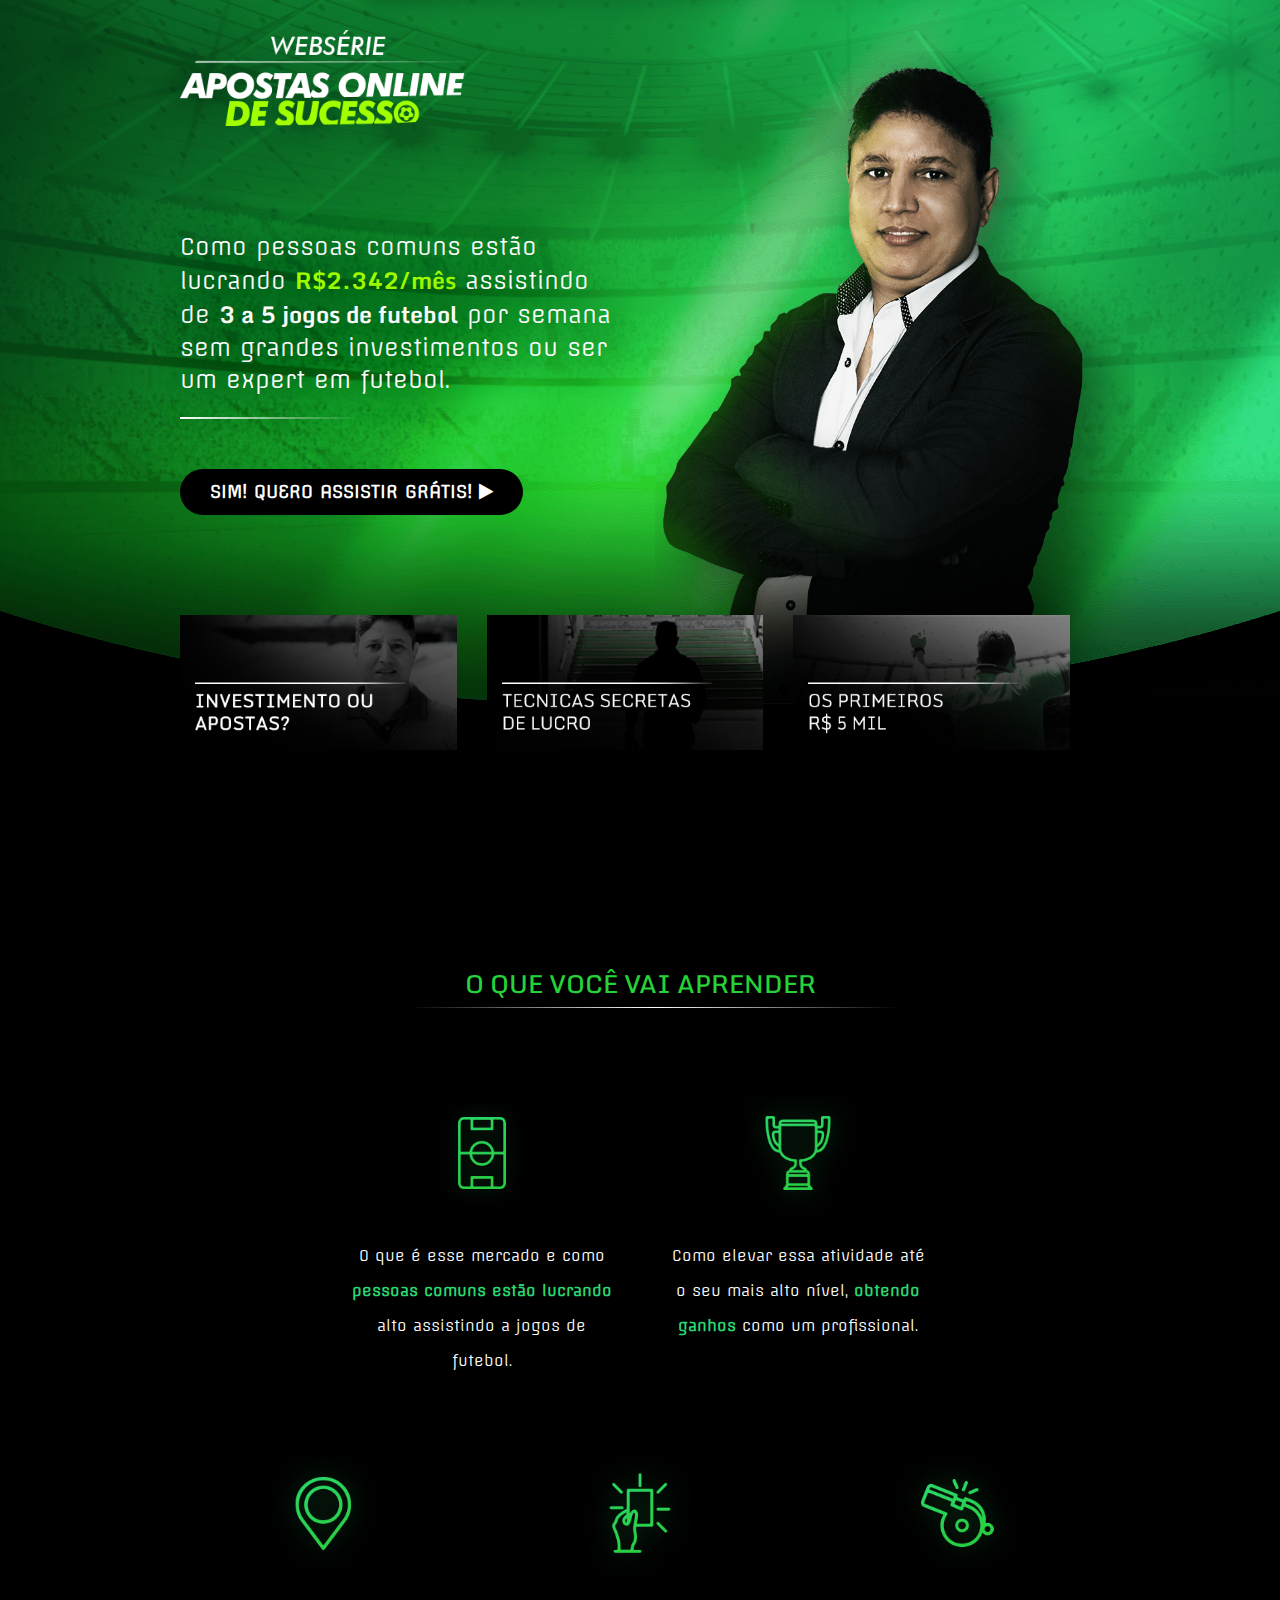
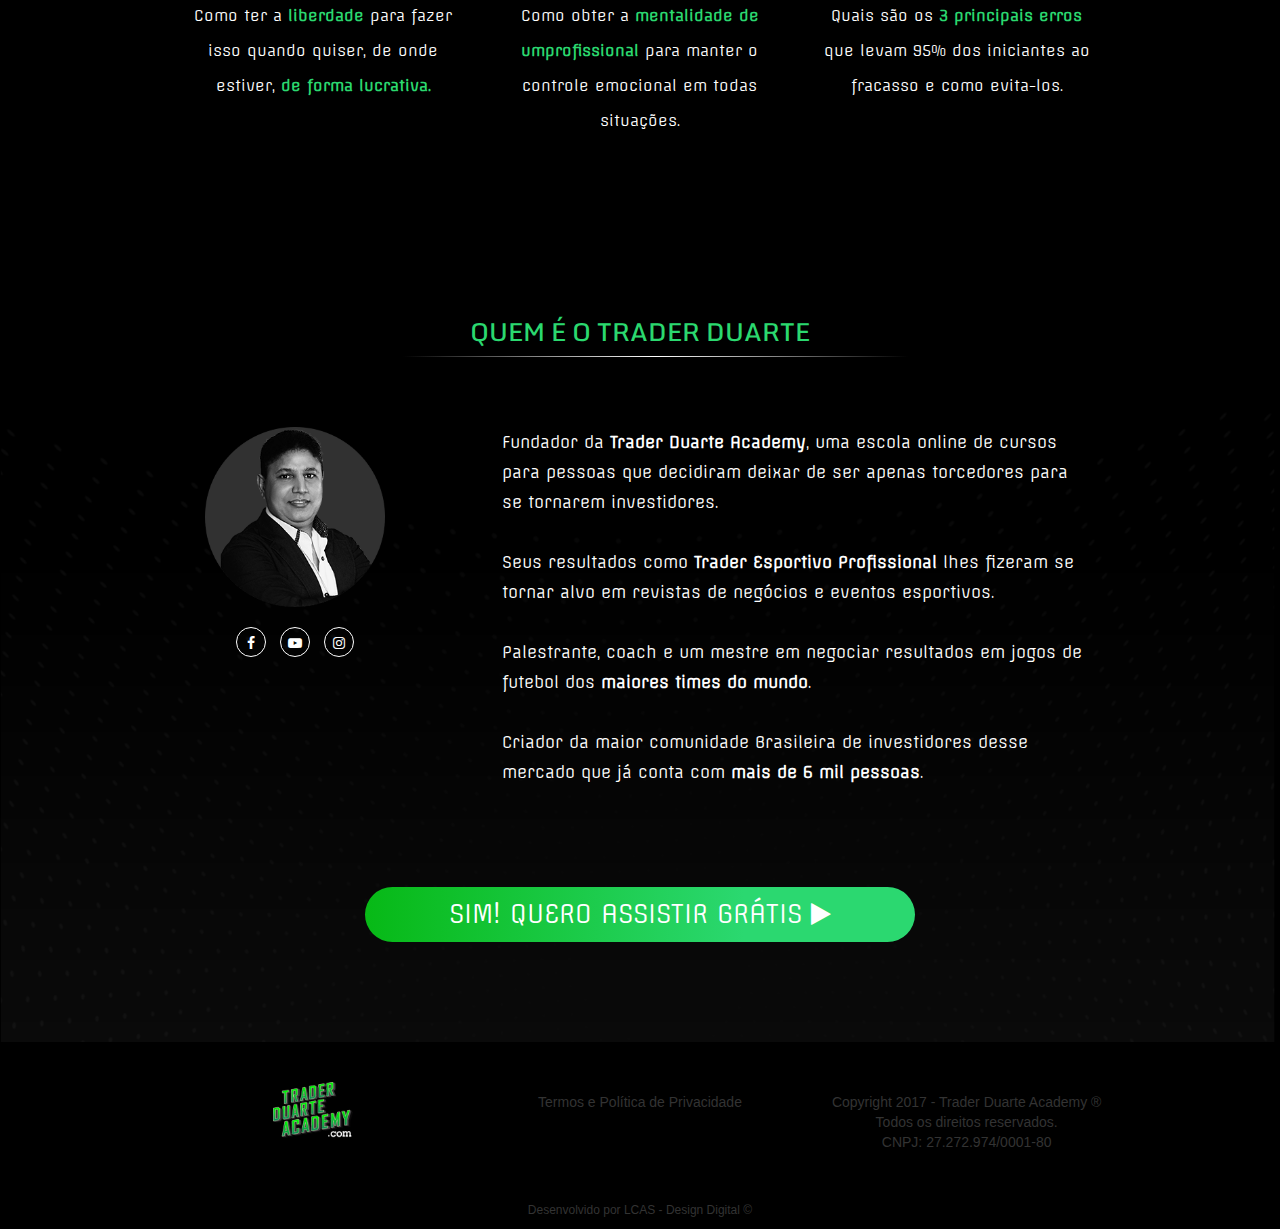
<file: index.html>
<!doctype html>
<html>
<head>
<meta charset="utf-8">
<title>Websérie Apostas Online de Sucesso</title>
	<link href="css/style.css" rel="stylesheet" >
	 <link rel="stylesheet" href="https://maxcdn.bootstrapcdn.com/bootstrap/3.3.7/css/bootstrap.min.css">
  		<script src="https://ajax.googleapis.com/ajax/libs/jquery/3.3.1/jquery.min.js"></script>
  	<script src="https://maxcdn.bootstrapcdn.com/bootstrap/3.3.7/js/bootstrap.min.js"></script>
	<link rel="stylesheet" href="https://cdnjs.cloudflare.com/ajax/libs/font-awesome/4.7.0/css/font-awesome.min.css">
	<meta name="viewport" content="width=device-width, initial-scale=1.0">
</head>
<body>
	
	
	<div class="modal fade" id="cta-form" role="dialog">
		<div class="modal-dialog">
			<div class="modal-content">
				<div class="modal-header">
					<button class="close" type="button" data-dismiss="modal">
					<span aria-hidden="true">&times;</span>
					</button>
					<h3 class="modal-title">
					<center>
					Quero Assistir A Websérie<br> Apostas Online De Sucesso
					</center>	
					</h3>
				</div>
				<div class="modal-body">					
					<center>
					
					<form accept-charset="UTF-8" action="https://em312.infusionsoft.com/app/form/process/b411578fb2facf8558b8a608fbe3d15a" class="infusion-form" id="inf_form_b411578fb2facf8558b8a608fbe3d15a" method="POST">
					<input name="inf_form_xid" type="hidden" value="b411578fb2facf8558b8a608fbe3d15a" />
					<input name="inf_form_name" type="hidden" value="Inscrição Websérie&#a;Perpetuo" />
					<input name="infusionsoft_version" type="hidden" value="1.69.0.7" />
					<div class="infusion-field">
						<label for="inf_field_FirstName"></label>
						
						<input class="infusion-field-input-container" id="inf_field_FirstName" name="inf_field_FirstName" placeholder="Seu nome..." type="text" />
					</div>
					<div class="infusion-field">
						<label for="inf_field_Email"></label>
						<input class="infusion-field-input-container" id="inf_field_Email" name="inf_field_Email" placeholder="O e-mail que você mais usa..." type="text" />
					</div>
					<div>
						<div>&nbsp;</div>
					</div>
					<div class="infusion-submit">
						<button class="infusion-recaptcha" id="recaptcha_b411578fb2facf8558b8a608fbe3d15a" type="submit">ASSISTIR GRÁTIS A WEBSÉRIE <i class="fa fa-play"></i></button>
					</div>
				</form>
				</center>
										
				</div>
			</div>
		</div>	
	</div>
	
	
	<header>
		<div class="container">			
			<div class="logo col-md-4"><img src="images/logo.png" alt="Websérie Apostas Online de Sucesso"></div>	
		</div>
		
		<div class="container">
			
			<article class="left col-md-6">
			<p>Como pessoas comuns estão lucrando <b class="bold">R$2.342/mês</b> assistindo de <b class="bold-2">3 a 5 jogos de futebol</b> por semana sem grandes investimentos ou ser um expert em futebol.</p>
			<hr class="white col-md-4"><div class="row"></div>
				
				
				<button class="cta" data-toggle="modal" data-target="#cta-form"><b>Sim! Quero assistir grátis!</b> <i class="fa fa-play"></i></button>
			
			</article>
			
			<div class="right col-md-6">
			<img src="images/trader-duarte.png" alt="Trader Duarte">
			</div>
			
			<div class="videos col-md-12 row">
				
				<div class="video col-md-4">
				<a href="#">					
				<div class="lock">
					<center>
					<img src="images/lock.png" alt="Investimento ou apostas?">
					</center>
				</div>		
				<div class="thumb">
				<img src="images/video-1-apostas-online.png" alt="Investimento ou apostas?">
				</div>
				</a>
				</div>
				
				<div class="video col-md-4">
				<a href="#">
				<div class="lock">
					<center>
					<img src="images/lock.png" alt="Tecnicas secretas de lucro">
					</center>
				</div>	
				<div class="thumb">
				<img src="images/video-2-apostas-online.png" alt="Tecnicas secretas de lucro">
				</div>
				</a>	
				</div>
				
				<div class="video col-md-4">
				<a href="#">
				<div class="lock">
					<center>
					<img src="images/lock.png" alt="Os primeiros 5 mil">
					</center>
				</div>
				<div class="thumb">
				<img src="images/video-3-apostas-online.png" alt="Os primeiros 5 mil">
				</div>
					</a>
				</div>
				
				
			</div>			
		</div>
	</header>
	
	<main>
		<div class="container">
		<section class="topicos col-md-12 p-0">
			<center><h2>O que você vai aprender</h2>
			<hr class="white-2 col-md-6 col-md-offset-3"></center>
			<div class="row">
			<div class="topico col-md-4 col-md-offset-2">
			<center><img class="icon" src="images/icon1-apostas-online.png">
				<p>O que é esse mercado e como<b class="bold-3"> pessoas comuns estão lucrando </b>alto assistindo a jogos de futebol.</p></center>
			</div>
			
			<div class="topico col-md-4 ">
			<center><img class="icon" src="images/icon2-apostas-online.png">
				<p>Como elevar essa atividade até o seu mais alto nível,<b class="bold-3"> obtendo ganhos</b> como um profissional.</p></center> 
			</div></div>
			
			<div class="row topicos2">
			<div class="topico col-md-4 ">
			<center><img class="icon" src="images/icon3-apostas-online.png">
				<p>Como ter a <b class="bold-3">liberdade</b> para fazer isso quando quiser, de onde estiver, <b class="bold-3">de forma lucrativa.</b></p></center>
			</div>
			
			<div class="topico col-md-4 ">
			<center><img class="icon" src="images/icon4-apostas-online.png">
				<p>Como obter a <b class="bold-3">mentalidade de umprofissional</b> para manter o controle emocional em todas situações.</p></center>
			</div>
			
			<div class="topico col-md-4 ">
			<center><img class="icon" src="images/icon5-apostas-online.png">
				<p>Quais são os <b class="bold-3">3 principais erros </b>que levam 95% dos iniciantes ao fracasso e como evita-los.</p></center>
			</div>	</div>		
		</section>
			
			<section class="trader col-md-12">
			<div class="row"><center><h3>Quem é o Trader Duarte</h3>			
			<hr class="white-2 col-md-6 col-md-offset-3"></center></div>
				
				<div class="foto-trader col-md-3 "><center>
				<img class="foto" src="images/foto-trader-duarte.png" alt="Trader Duarte">
					
					<ul>
						<li><a href="https://www.facebook.com/TraderDuarte/" target="_blank" alt="Facebook"><i class="fa fa-facebook-f "></i></a></li>
						<li><a href="https://www.youtube.com/CorJesumDuarte/?sub_confirmation=1" target="_blank" alt="Youtube"><i class="fa fa-youtube-play "></i></a></li>
						<li><a href="https://www.instagram.com/traderduarte/" target="_blank" alt="Instagram"><i class="fa fa-instagram "></i></a></li>						
					</ul>
					
				</center>
				
				</div>
				<article class="trader-duarte col-md-8 col-md-offset-1">
				<p class="bio">Fundador da <b>Trader Duarte Academy</b>, uma escola online de cursos para pessoas que decidiram deixar de ser apenas torcedores para se tornarem investidores.<br><br>

				Seus resultados como <b>Trader Esportivo Profissional</b> lhes fizeram se tornar alvo em revistas de negócios e eventos esportivos.<br><br>

				Palestrante, coach e um mestre em negociar resultados em jogos de futebol dos <b>maiores times do mundo</b>.<br><br>

				Criador da maior comunidade Brasileira de investidores desse mercado que já conta com <b>mais de 6 mil pessoas</b>.
								</p>
				</article>			
			</section>
			
			<div class="col-md-12">
					<center>
						<button class="cta" id="cta-home-2" data-toggle="modal" data-target="#cta-form">Sim! Quero assistir grátis <i class="fa fa-play"></i></button>
					</center>
					</div>	
			
		</div>
		</main>
		<footer>
			<div class="container">
				<div class="row">
	<center><div class="logo-trader col-md-4"><a href="#"><img class="trader-duarte-academy" alt="Trader Duarte Academy" src="images/logo-trader-duarte-academy.png"></a></div>
		

			
		<p class="texto-footer col-md-4"><a href="politica-privacidade.html" target="_blank">Termos e Política de Privacidade</a></p>
			<p class="texto-footer col-md-4">Copyright 2017 - Trader Duarte Academy ®<br> Todos os direitos reservados.<br>
				CNPJ: 27.272.974/0001-80</p></center>
		</div>
			<div class="LCAS col-md-12"><center>Desenvolvido por <a href="#">LCAS - Design Digital © </a></center></div>
			
			</div>
		</footer>
	
</body>
</html>
</file>
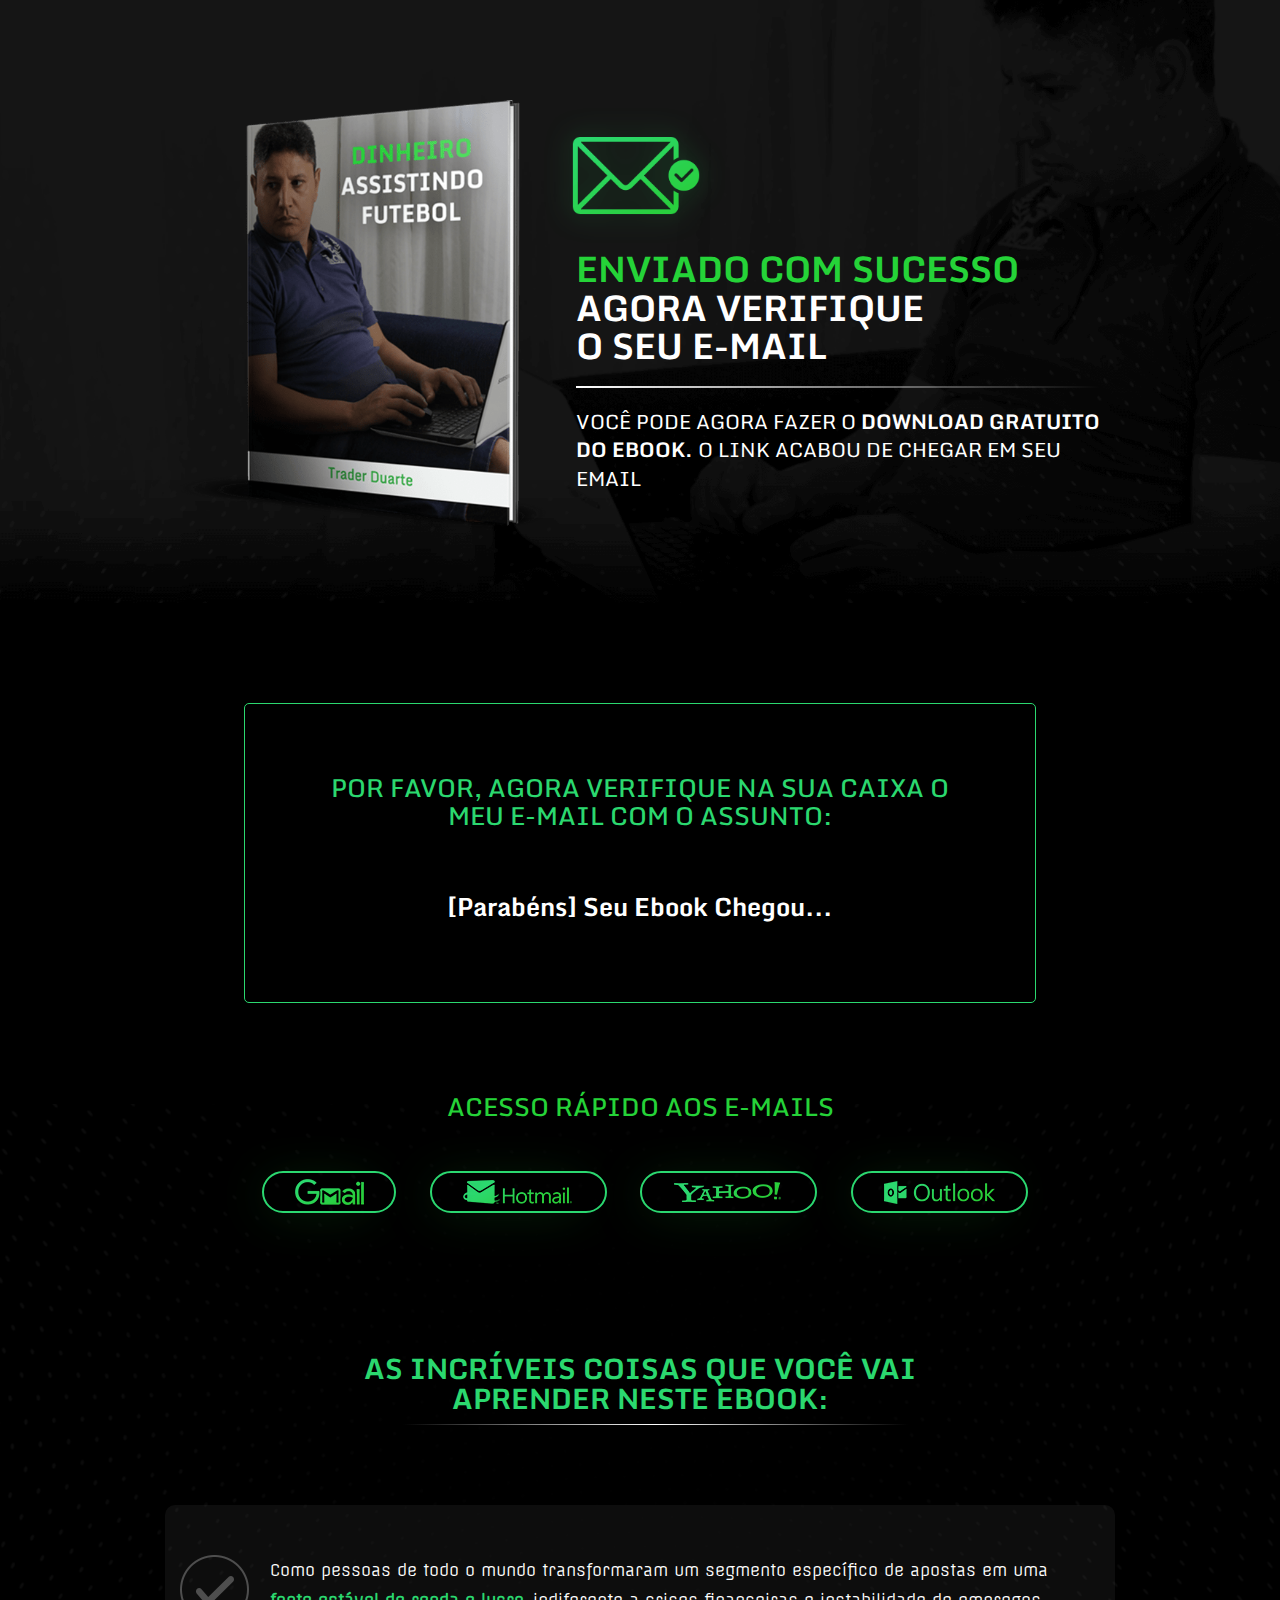
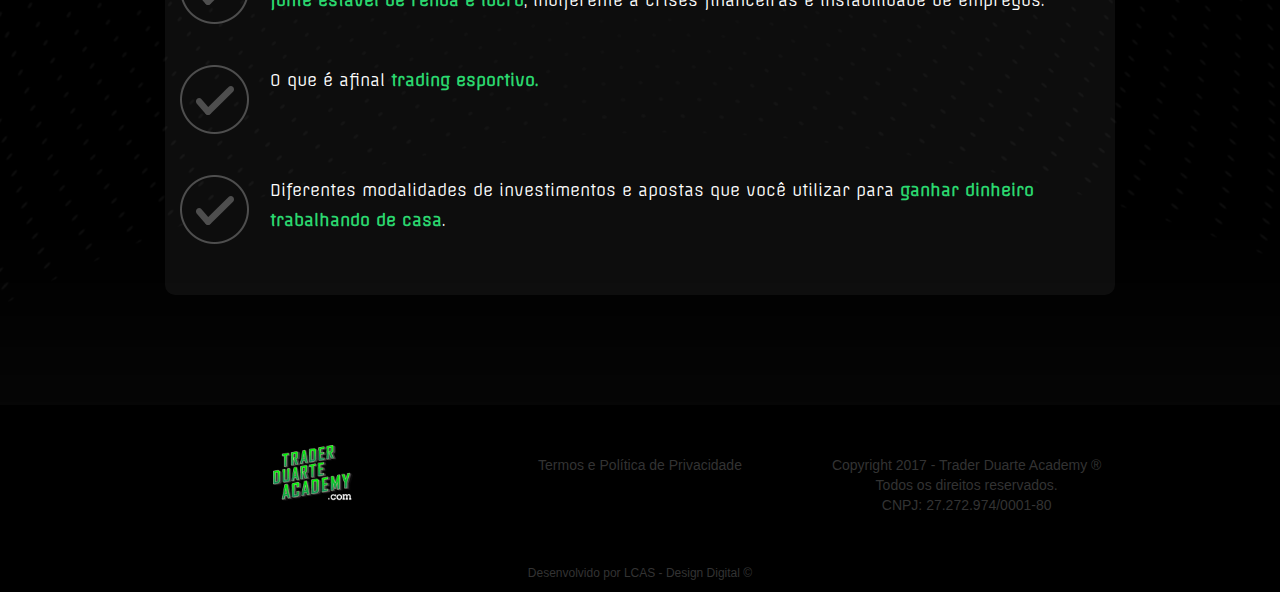
<file: ebook-confirma.html>
<!doctype html>
<html>
<head>
<meta charset="utf-8">
<title>Websérie Apostas Online de Sucesso</title>
	<link href="css/style_ebook-confirmacao.css" rel="stylesheet" >
	<script type="text/javascript" src="js/bootstrap.js"></script>
	<script type="text/javascript" src="js/jquery-3.2.1.min.js"></script>	
	<link href="css/bootstrap.css" rel="stylesheet">
	<link rel="stylesheet" href="https://cdnjs.cloudflare.com/ajax/libs/font-awesome/4.7.0/css/font-awesome.min.css">
	<meta name="viewport" content="width=device-width, initial-scale=1.0">	
</head>
<body>
		<main class="ebook-confirmacao">
			
			<section class="ebook-head-confirma col-md-12">
				<div class="container">
					
					<div class="col-md-5">
					<img src="images/ebook.png" alt="Ebook Dinheiro Assistindo Futebol">
					</div>
					
					<div class="col-md-7">
					
					<img src="images/mail-confirm-icon.png" alt="Enviado com sucesso" id="mail-icon">
						
					<h1><b>Enviado com sucesso</b><br>
						<b style="color: white;"> Agora verifique<br> o seu e-mail</b></h1>
					<hr class="white">
						
					<p>Você pode agora fazer o<b> download gratuito do ebook.</b> O Link acabou de chegar em seu Email
					</p>				
					
					</div>		
				</div>		
			</section>	
			
			
			<section class="confirma-email col-md-12">
				<div class="container">
					<div class="box-confirma col-md-offset-1 col-md-10">
					<center>
					<h2>Por favor, agora verifique na  sua caixa o meu E-mail com o assunto:</h2>
				
					<p>[Parabéns] Seu Ebook Chegou...</p>
					</center>
					</div>
				</div>
			</section>
			
			<section class="acesso-email col-md-12">
					<center>
					<h3>Acesso rápido aos e-mails</h3>
						
					<div class="emails-button">
						<ul>
							<a href="#"><li><img src="images/gmail.png" alt="Gmail"></li></a>
							<a href="#"><li><img src="images/hotmail.png" alt="Hotmail"></li></a>
							<a href="#"><li><img src="images/yahoo.png" alt="Yahoo"></li></a>
							<a href="#"><li><img src="images/outlook.png" alt="Outlook"></li></a>						
						</ul>				
					</div>
					</center>
					</section>
			
			
			<section class="oque-sera-falado col-md-12">
			<div class="container">
			<center>
			<h3><b>AS INCRÍVEIS COISAS QUE VOCÊ VAI<br>APRENDER NESTE EBOOK:</b></h3>
			<hr class="white-2 col-md-6 col-md-offset-3">
			</center>
			
				<div class="box col-md-12">
				
				<ul class="col-md-12">
					<li>Como pessoas de todo o mundo transformaram um segmento específico de apostas em uma <b style="color: #2bd86f;">fonte estável de renda e lucro</b>, indiferente a crises financeiras e instabilidade de empregos.</li>
					
					<li>O que é afinal <b style="color: #2bd86f;">trading esportivo.</b><br><br> </li>
					
					<li>Diferentes modalidades de investimentos e apostas que você utilizar para <b style="color: #2bd86f;">ganhar dinheiro trabalhando de casa</b>.</li>
					
				</ul>
					
				</div>
							
			</div>
			</section>
			
		
			
			<div class="row"></div>
			
		</main>
		<footer>
			<div class="container">
				<div class="row">
	<center><div class="logo-trader col-md-4"><a href="#"><img class="trader-duarte-academy" alt="Trader Duarte Academy" src="images/logo-trader-duarte-academy.png"></a></div>
		

			
		<p class="texto-footer col-md-4"><a href="politica-privacidade.html" target="_blank">Termos e Política de Privacidade</a></p>
			<p class="texto-footer col-md-4">Copyright 2017 - Trader Duarte Academy ®<br> Todos os direitos reservados.<br>
				CNPJ: 27.272.974/0001-80</p></center>
		</div>
			<div class="LCAS col-md-12"><center>Desenvolvido por <a href="#">LCAS - Design Digital © </a></center></div>
			
			</div>
		</footer>
	
</body>
</html>
</file>
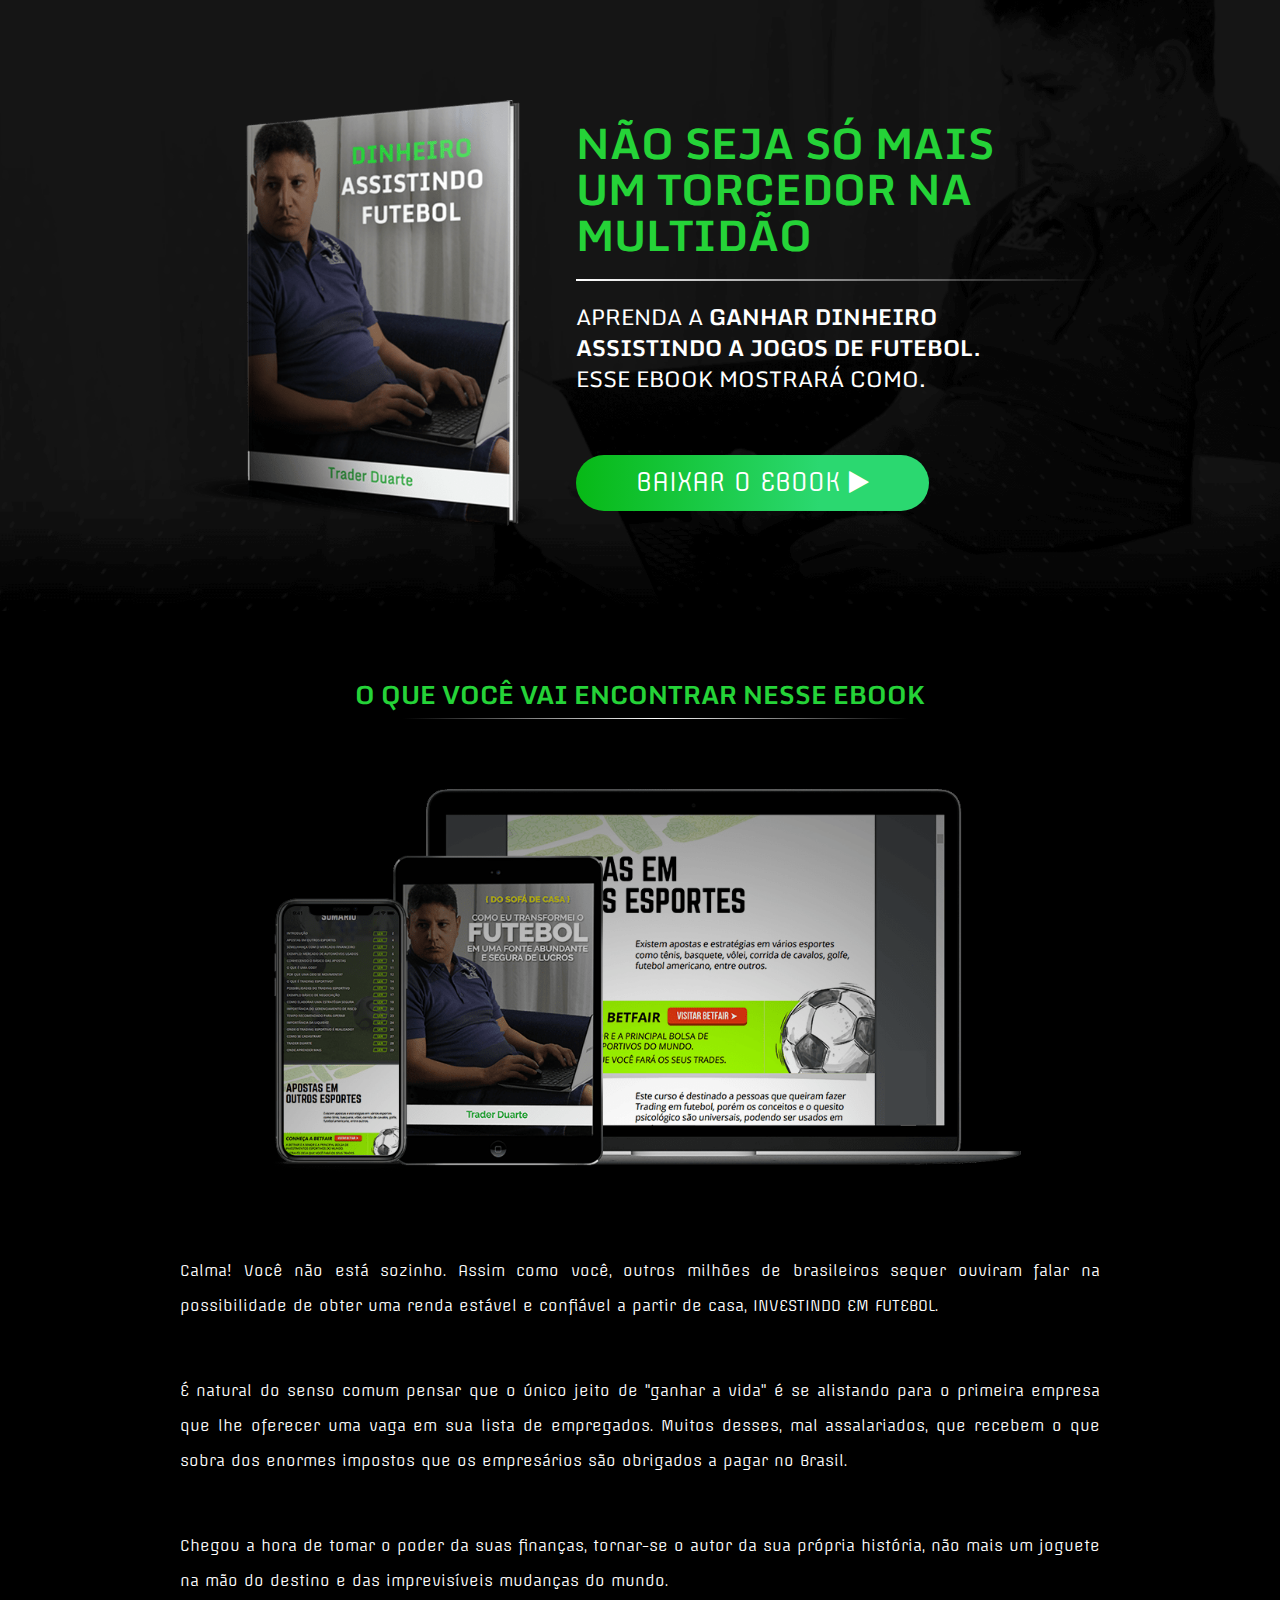
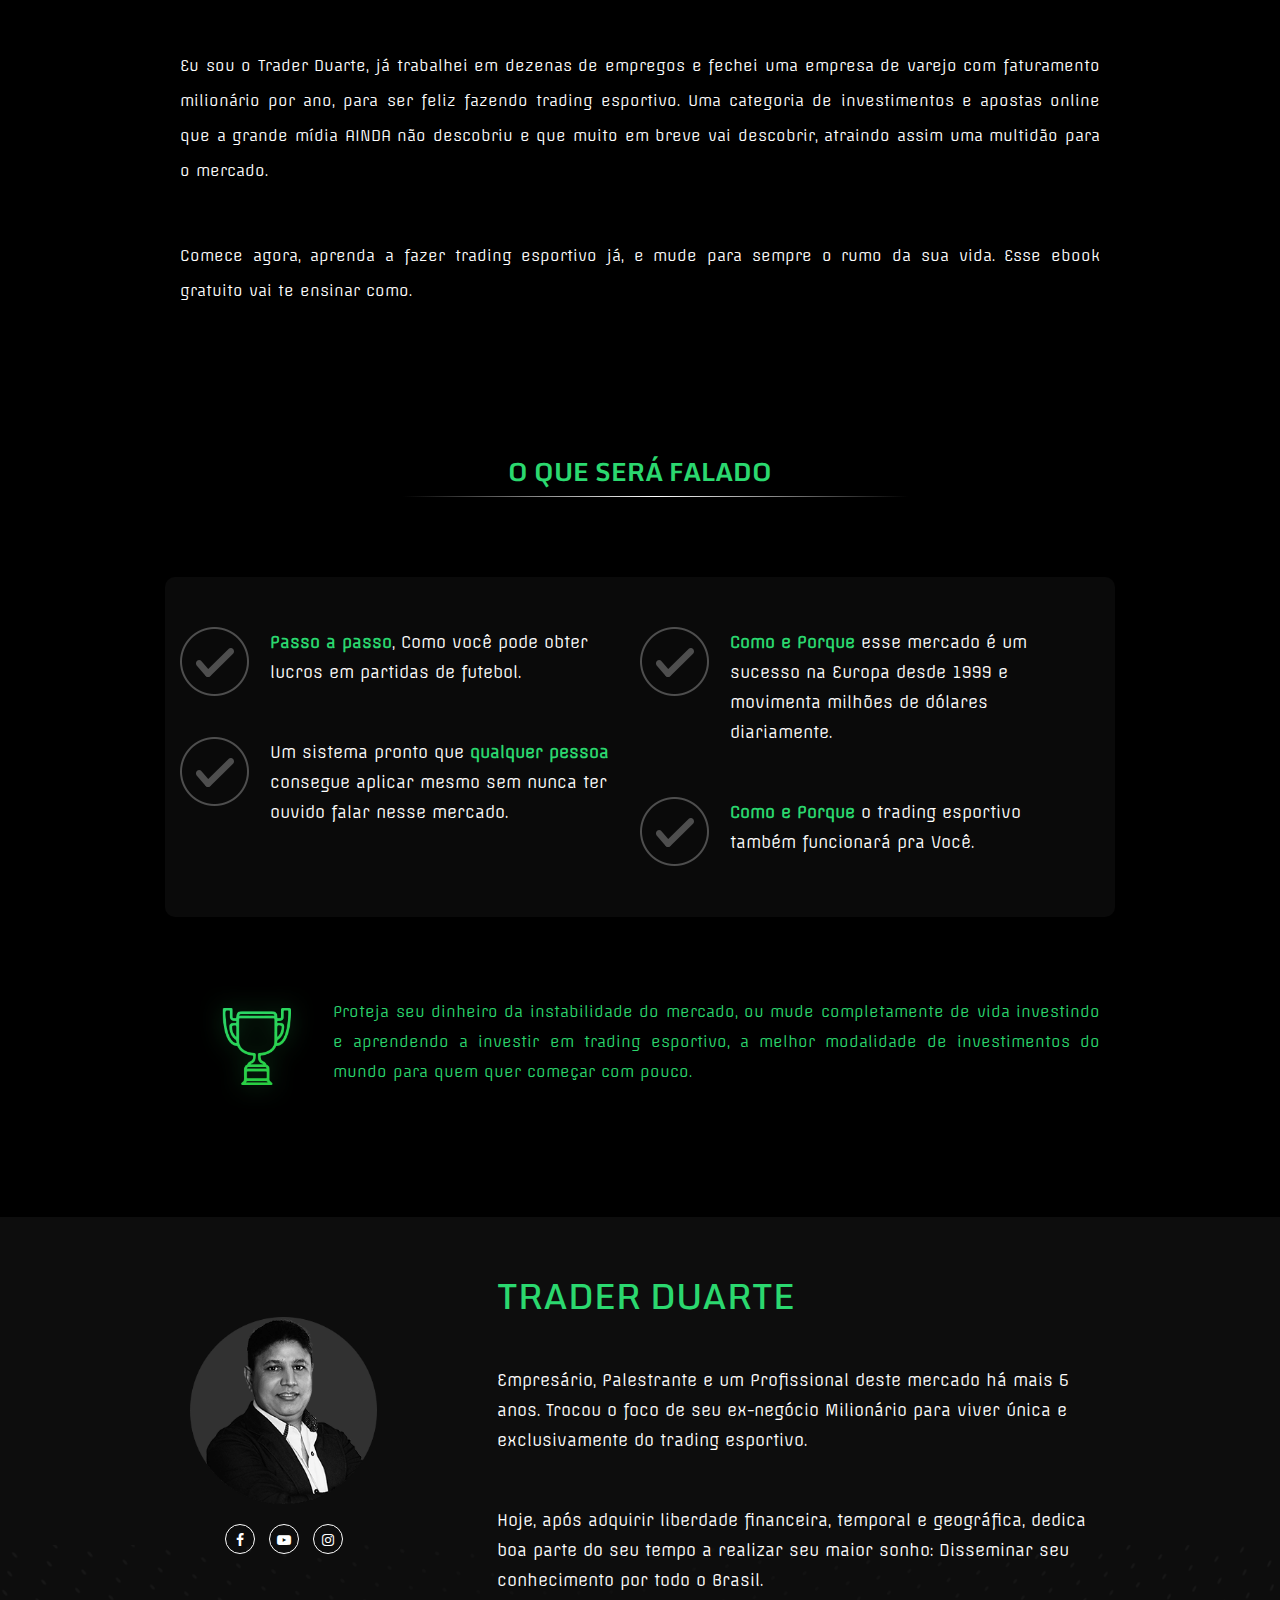
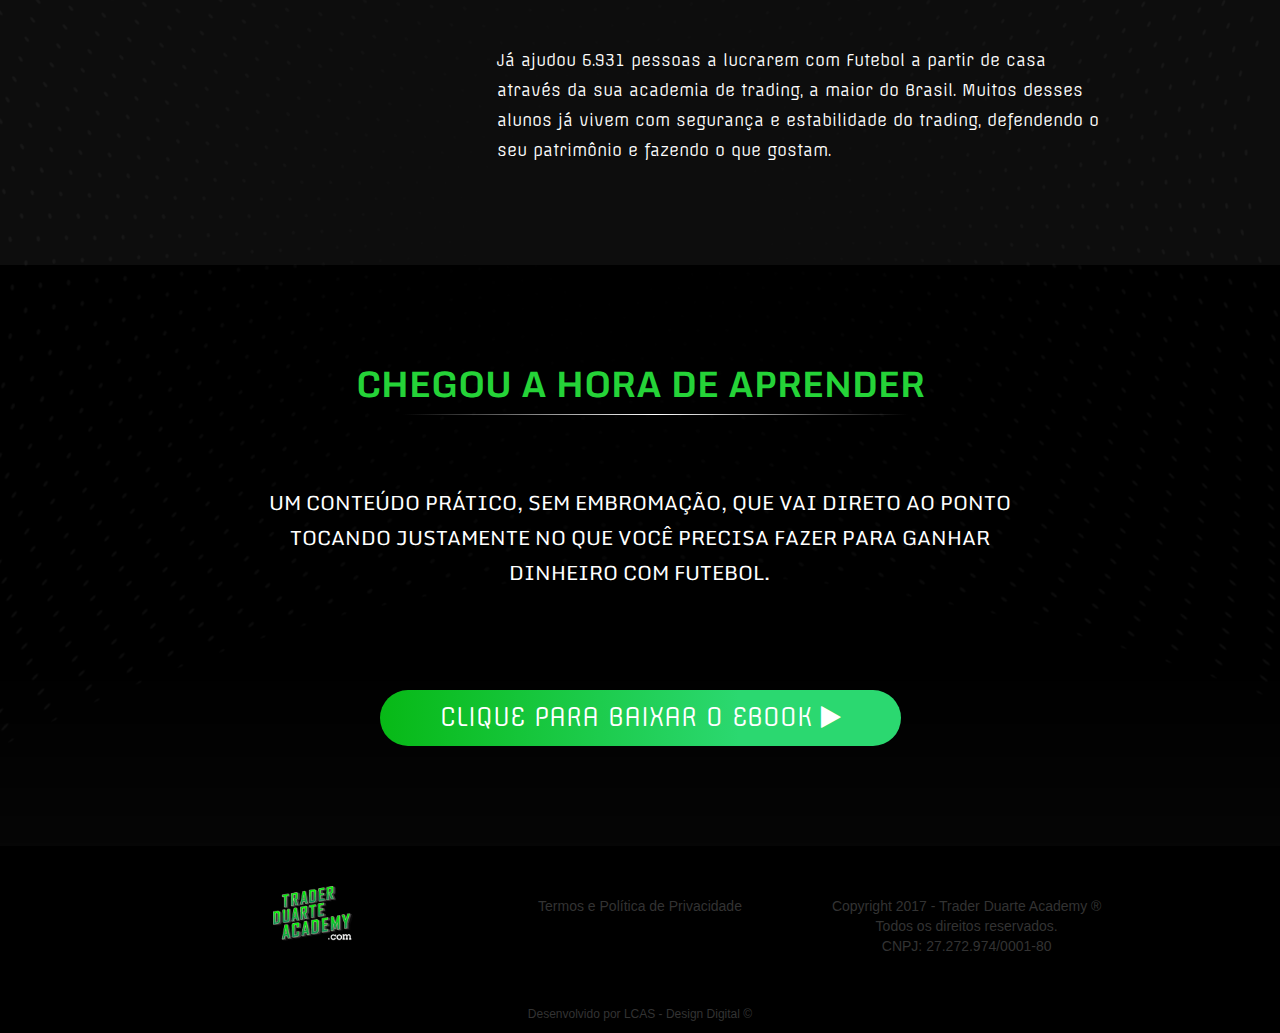
<file: ebook.html>
<!doctype html>
<html>
<head>
<meta charset="utf-8">
<title>Websérie Apostas Online de Sucesso</title>
	<link href="css/style_ebook.css" rel="stylesheet" >
	<link rel="stylesheet" href="https://maxcdn.bootstrapcdn.com/bootstrap/3.3.7/css/bootstrap.min.css">
  		<script src="https://ajax.googleapis.com/ajax/libs/jquery/3.3.1/jquery.min.js"></script>
  	<script src="https://maxcdn.bootstrapcdn.com/bootstrap/3.3.7/js/bootstrap.min.js"></script>
	<link rel="stylesheet" href="https://cdnjs.cloudflare.com/ajax/libs/font-awesome/4.7.0/css/font-awesome.min.css">
	<meta name="viewport" content="width=device-width, initial-scale=1.0">	
</head>
<body>
	
	<div class="modal fade" id="cta-form-4" role="dialog">
		<div class="modal-dialog">
			<div class="modal-content">
				<div class="modal-header">
					<button class="close" type="button" data-dismiss="modal">
					<span aria-hidden="true">&times;</span>
					</button>
					<h3 class="modal-title">
					<center>
					O Ebook será enviado para seu e-mail
					</center>	
					</h3>
				</div>
				<div class="modal-body">					
					<center>
				<form accept-charset="UTF-8" action="https://em312.infusionsoft.com/app/form/process/b1f7668487d4896c05840ccd522064b0" class="infusion-form" id="inf_form_b1f7668487d4896c05840ccd522064b0" method="POST">
				<input name="inf_form_xid" type="hidden" value="b1f7668487d4896c05840ccd522064b0" />
				<input name="inf_form_name" type="hidden" value="Ísca Digital&#a;Perpetuo" />
				<input name="infusionsoft_version" type="hidden" value="1.69.0.18" />
				<div class="infusion-field">
					<label for="inf_field_FirstName"></label>
					<input class="infusion-field-input" id="inf_field_FirstName" name="inf_field_FirstName" placeholder="Seu nome..." type="text" />
				</div>
				<div class="infusion-field">
					<label for="inf_field_Email"></label>
					<input class="infusion-field-input" id="inf_field_Email" name="inf_field_Email" placeholder="O e-mail que você mais usa..." type="text" />
				</div>
				<div>
					<div>&nbsp;</div>
				</div>
				<div class="infusion-submit">
					<button class="infusion-recaptcha" id="recaptcha_b1f7668487d4896c05840ccd522064b0" type="submit">Receber ebook imediatamente <i class="fa fa-play"></i></button>
				</div>
			</form>
				</center>
										
				</div>
			</div>
		</div>	
	</div>
	
		<main class="ebook">
			
			<section class="ebook-head col-md-12">
				<div class="container">
					
					<div class="col-md-5">
					<img src="images/ebook.png" alt="Ebook Dinheiro Assistindo Futebol">
					</div>
					
					<div class="col-md-7">
					<h1>Não seja só mais <br>um torcedor na multidão</h1>
					<hr class="white">
					<p>Aprenda a <b>ganhar dinheiro<br> assistindo a jogos de futebol. <br></b>
					Esse Ebook mostrará como.
					</p>				
					
					<button class="cta" id="cta-ebook" data-toggle="modal" data-target="#cta-form-4">Baixar o Ebook <i class="fa fa-play"></i></button>
					</div>					
					
				</div>		
			</section>	
			
			<section class="ebook-conteudo col-md-12">
				<div class="container">
				<center>
				<h2><b>O que você vai encontrar nesse Ebook</b></h2>
				<hr class="white-2 col-md-6 col-md-offset-3">
				
				<div class="col-md-offset-1 col-md-10">
				<img src="images/mockup-devices-ebook.png" alt="Mockup Celular, Tablet e Desktop"></div><div class="row"></div>
				
				<div class=" col-md-12">
				<p>Calma! Você não está sozinho. Assim como você, outros milhões de brasileiros sequer ouviram falar na possibilidade de obter uma renda estável e confiável a partir de casa, INVESTINDO EM FUTEBOL.</p>

				<p>É natural do senso comum pensar que o único jeito de "ganhar a vida" é se alistando para o primeira empresa que lhe oferecer uma vaga em sua lista de empregados. Muitos desses, mal assalariados, que recebem o que sobra dos enormes impostos que os empresários são obrigados a pagar no Brasil.</p>

				<p>Chegou a hora de tomar o poder da suas finanças, tornar-se o autor da sua própria história, não mais um joguete na mão do destino e das imprevisíveis mudanças do mundo.</p>

				<p>Eu sou o Trader Duarte, já trabalhei em dezenas de empregos e fechei uma empresa de varejo com faturamento milionário por ano, para ser feliz fazendo trading esportivo. Uma categoria de investimentos e apostas online que a grande mídia AINDA não descobriu e que muito em breve vai descobrir, atraindo assim uma multidão para o mercado.</p>

				<p>Comece agora, aprenda a fazer trading esportivo já, e mude para sempre o rumo da sua vida.
				Esse ebook gratuito vai te ensinar como.</p>	
				</div><div class="row"></div>
				</center>
									
				</div>
			</section>
			
			
			<section class="oque-sera-falado col-md-12">
			<div class="container">
			<center>
			<h3><b>O que será falado</b></h3>
			<hr class="white-2 col-md-6 col-md-offset-3">
			</center>
			
				<div class="box col-md-12">
				
				<ul class="col-md-6">
					<li><b style="color: #2bd86f;">Passo a passo</b>, Como você pode obter lucros em partidas de futebol.</li>
					
					<li>Um sistema pronto que <b style="color: #2bd86f;">qualquer pessoa</b> consegue aplicar mesmo sem nunca ter ouvido falar nesse mercado.</li>
				</ul>
					
				<ul class="col-md-6">
					<li><b style="color: #2bd86f;">Como e Porque</b> esse mercado é um sucesso na Europa desde 1999 e movimenta milhões de dólares diariamente.</li>
					
					<li><b style="color: #2bd86f;">Como e Porque </b>o trading esportivo também funcionará pra Você.</li>	
				</ul>
					
					
				</div>
				
				<div class="col-md-12">
				
				<img class="col-md-2" src="images/trofeu-icon.png" alt="Trofeu">
				<p class="col-md-10" >Proteja seu dinheiro da instabilidade do mercado, ou mude completamente de vida investindo e aprendendo a investir em trading esportivo, a melhor modalidade de investimentos do mundo para quem quer começar com pouco.</p>			
				
				</div>		
			
			</div>
			</section>
			
			
		<section class="trader col-md-12">
		<div class="container">
			
				<div class="foto-trader col-md-3"><center>
				<img class="foto" src="images/foto-trader-duarte.png" alt="Foto Trader Duarte">
				
					<ul>
						<li><a href="https://www.facebook.com/TraderDuarte/" target="_blank" alt="Facebook"><i class="fa fa-facebook-f "></i></a></li>
						<li><a href="https://www.youtube.com/CorJesumDuarte/?sub_confirmation=1" target="_blank" alt="Youtube"><i class="fa fa-youtube-play "></i></a></li>
						<li><a href="https://www.instagram.com/traderduarte/" target="_blank" alt="Instagram"><i class="fa fa-instagram "></i></a></li>						
					</ul>
					
				</center>
					
				
				</div>
			
				<article class="trader-duarte col-md-8 col-md-offset-1">
				
				<h4>Trader Duarte</h4>					
					
				<p>Empresário, Palestrante e um Profissional deste mercado há mais 6 anos. Trocou o foco de seu ex-negócio Milionário para viver única e exclusivamente do trading esportivo.</p>

				<p>Hoje, após adquirir liberdade financeira, temporal e geográfica, dedica boa parte do seu tempo a realizar seu maior sonho: Disseminar seu conhecimento por todo o Brasil.</p>

				<p>Já ajudou 6.931 pessoas a lucrarem com Futebol a partir de casa através da sua academia de trading, a maior do Brasil. Muitos desses alunos já vivem com segurança e estabilidade do trading, defendendo o seu patrimônio e fazendo o que gostam.
				</p>
				</article>
			</div>
			</section>
			
			
			<section class="hora-de-aprender col-md-12">
				<div class="container">
					
					<center>
					<h5>Chegou a hora de aprender</h5>
					<hr class="white-2 col-md-6 col-md-offset-3">
					
					
					
					<div class="col-md-offset-1 col-md-10">
					<p>Um conteúdo prático, sem embromação, que vai direto ao ponto tocando justamente no que você precisa fazer para ganhar dinheiro com futebol.</p>
					</div>	<div class="row"></div>
						
						
					<div class="col-md-12">	
					<button class="cta" id="cta-ebook2" data-toggle="modal" data-target="#cta-form-4">Clique para baixar o Ebook <i class="fa fa-play"></i></button>
							
					</div>		
					</center>
			</div>
			</section>
			
			<div class="row"></div>
			
		</main>
		<footer>
			<div class="container">
				<div class="row">
	<center><div class="logo-trader col-md-4"><a href="#"><img class="trader-duarte-academy" alt="Trader Duarte Academy" src="images/logo-trader-duarte-academy.png"></a></div>
		

			
		<p class="texto-footer col-md-4"><a href="politica-privacidade.html" target="_blank">Termos e Política de Privacidade</a></p>
			<p class="texto-footer col-md-4">Copyright 2017 - Trader Duarte Academy ®<br> Todos os direitos reservados.<br>
				CNPJ: 27.272.974/0001-80</p></center>
		</div>
			<div class="LCAS col-md-12"><center>Desenvolvido por <a href="#">LCAS - Design Digital © </a></center></div>
			
			</div>
		</footer>
	
</body>
</html>
</file>
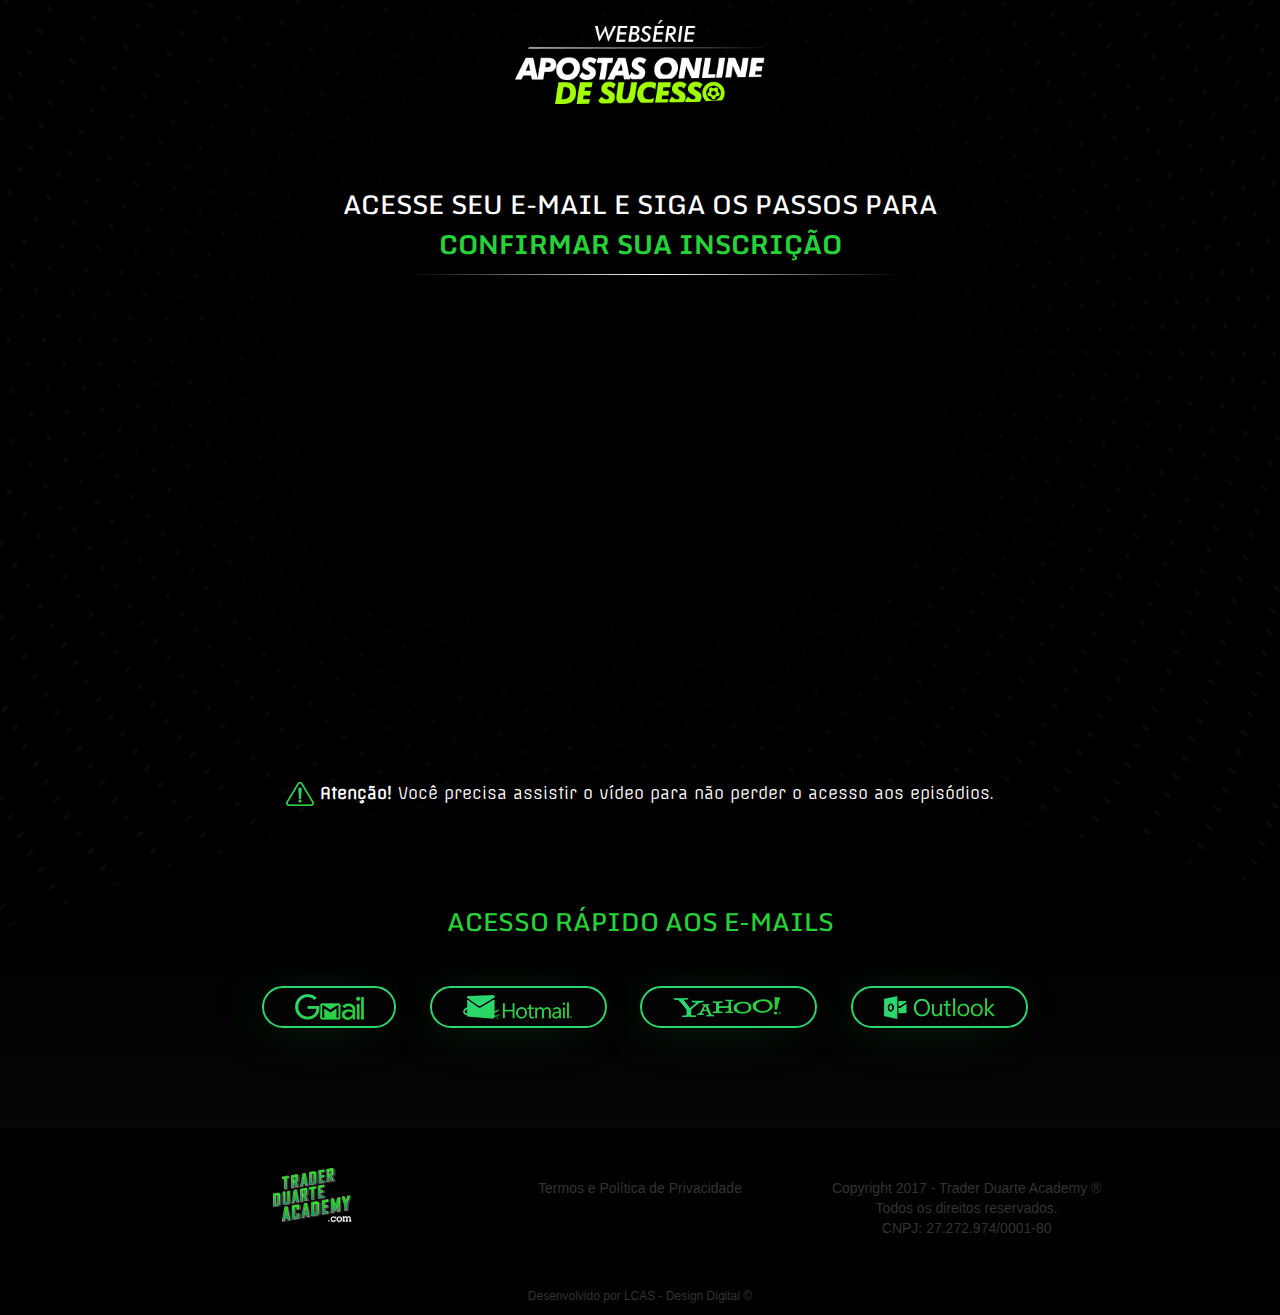
<file: email-confirma.html>
<!doctype html>
<html>
<head>
<meta charset="utf-8">
<title>Websérie Apostas Online de Sucesso</title>
	<link href="css/style_confirmacao.css" rel="stylesheet" >
	<script type="text/javascript" src="js/bootstrap.js"></script>
	<script type="text/javascript" src="js/jquery-3.2.1.min.js"></script>	
	<link href="css/bootstrap.css" rel="stylesheet">
	<link rel="stylesheet" href="https://cdnjs.cloudflare.com/ajax/libs/font-awesome/4.7.0/css/font-awesome.min.css">
	<meta name="viewport" content="width=device-width, initial-scale=1.0">	
</head>
<body>
		<main class="confirma">
			
			<section class="confirmacao">
				<div class="container">
					
					
					<div class="logo-head col-md-12"><center><a href="index.html"><img src="images/logo.png" alt="Websérie Apostas Online de Sucesso"></a></center></div>
					
					<div class="head-confirma col-md-12">
					<center>
					<h2>Acesse seu e-mail e siga os passos para<br><b class="green">confirmar sua inscrição</b></h2>
					<hr class="white-2 col-md-6 col-md-offset-3">
					</center>
					</div>
					
					<div class="videoWrapper col-md-10 col-md-offset-1">			
					<iframe width="100%" height="500" src="http://www.youtube.com/embed/n_dZNLr2cME?rel=0&hd=1" frameborder="0" allowfullscreen></iframe>
					</div>
					<center>
					<p class="col-md-10 col-md-offset-1">					
					<img src="images/atencao.png" alt="Atenção">
					<b>Atenção!</b> Você precisa assistir o vídeo para não perder o acesso aos episódios.</p>
					</center>
					<div class="acesso-email col-md-12">
					<center>
					<h3>Acesso rápido aos e-mails</h3>
						
					<div class="emails-button">
						<ul>
							<a href="#"><li><img src="images/gmail.png" alt="Gmail"></li></a>
							<a href="#"><li><img src="images/hotmail.png" alt="Hotmail"></li></a>
							<a href="#"><li><img src="images/yahoo.png" alt="Yahoo"></li></a>
							<a href="#"><li><img src="images/outlook.png" alt="Outlook"></li></a>						
						</ul>				
					</div>
					</center>
					</div>
					
				</div>		
			</section>	
		
		</main>
		<footer>
			<div class="container">
				<div class="row">
	<center><div class="logo-trader col-md-4"><a href="#"><img class="trader-duarte-academy" alt="Trader Duarte Academy" src="images/logo-trader-duarte-academy.png"></a></div>
		

			
		<p class="texto-footer col-md-4"><a href="politica-privacidade.html" target="_blank">Termos e Política de Privacidade</a></p>
			<p class="texto-footer col-md-4">Copyright 2017 - Trader Duarte Academy ®<br> Todos os direitos reservados.<br>
				CNPJ: 27.272.974/0001-80</p></center>
		</div>
			<div class="LCAS col-md-12"><center>Desenvolvido por <a href="#">LCAS - Design Digital © </a></center></div>
			
			</div>
		</footer>
	
</body>
</html>
</file>
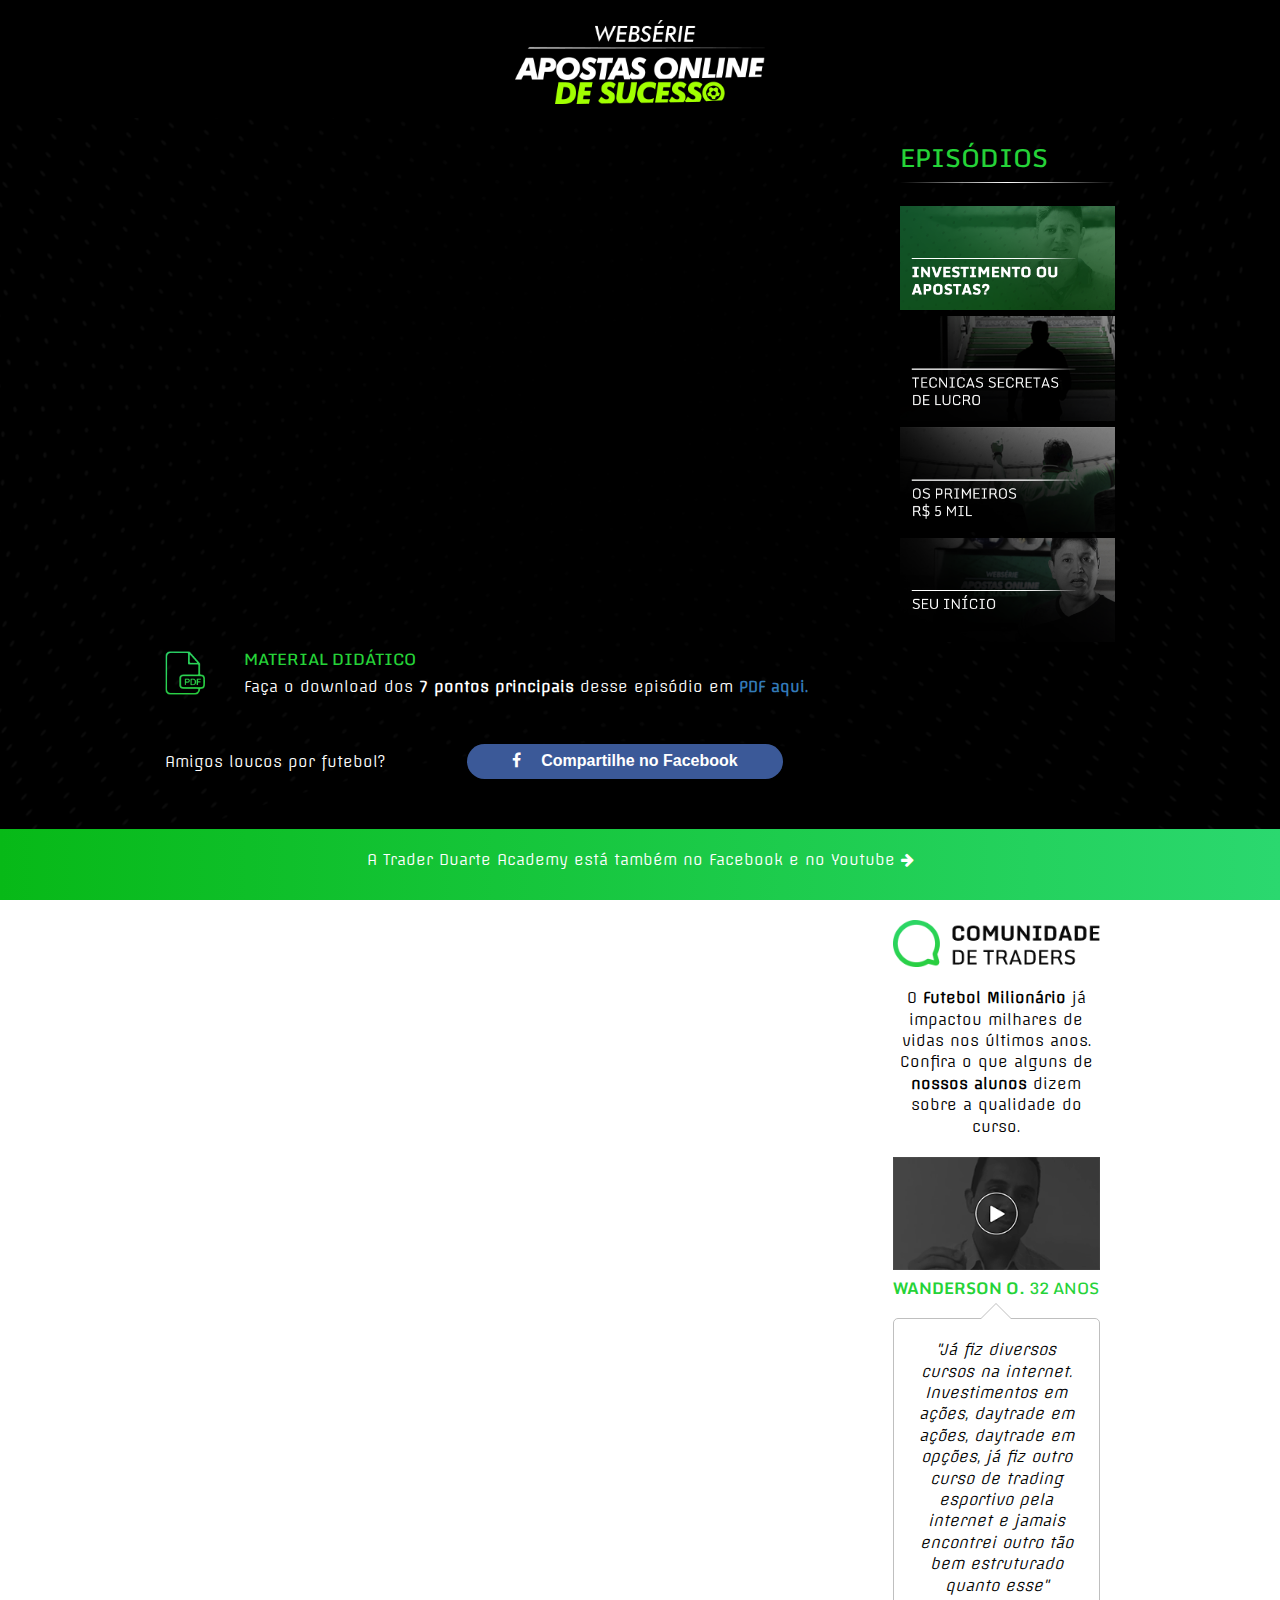
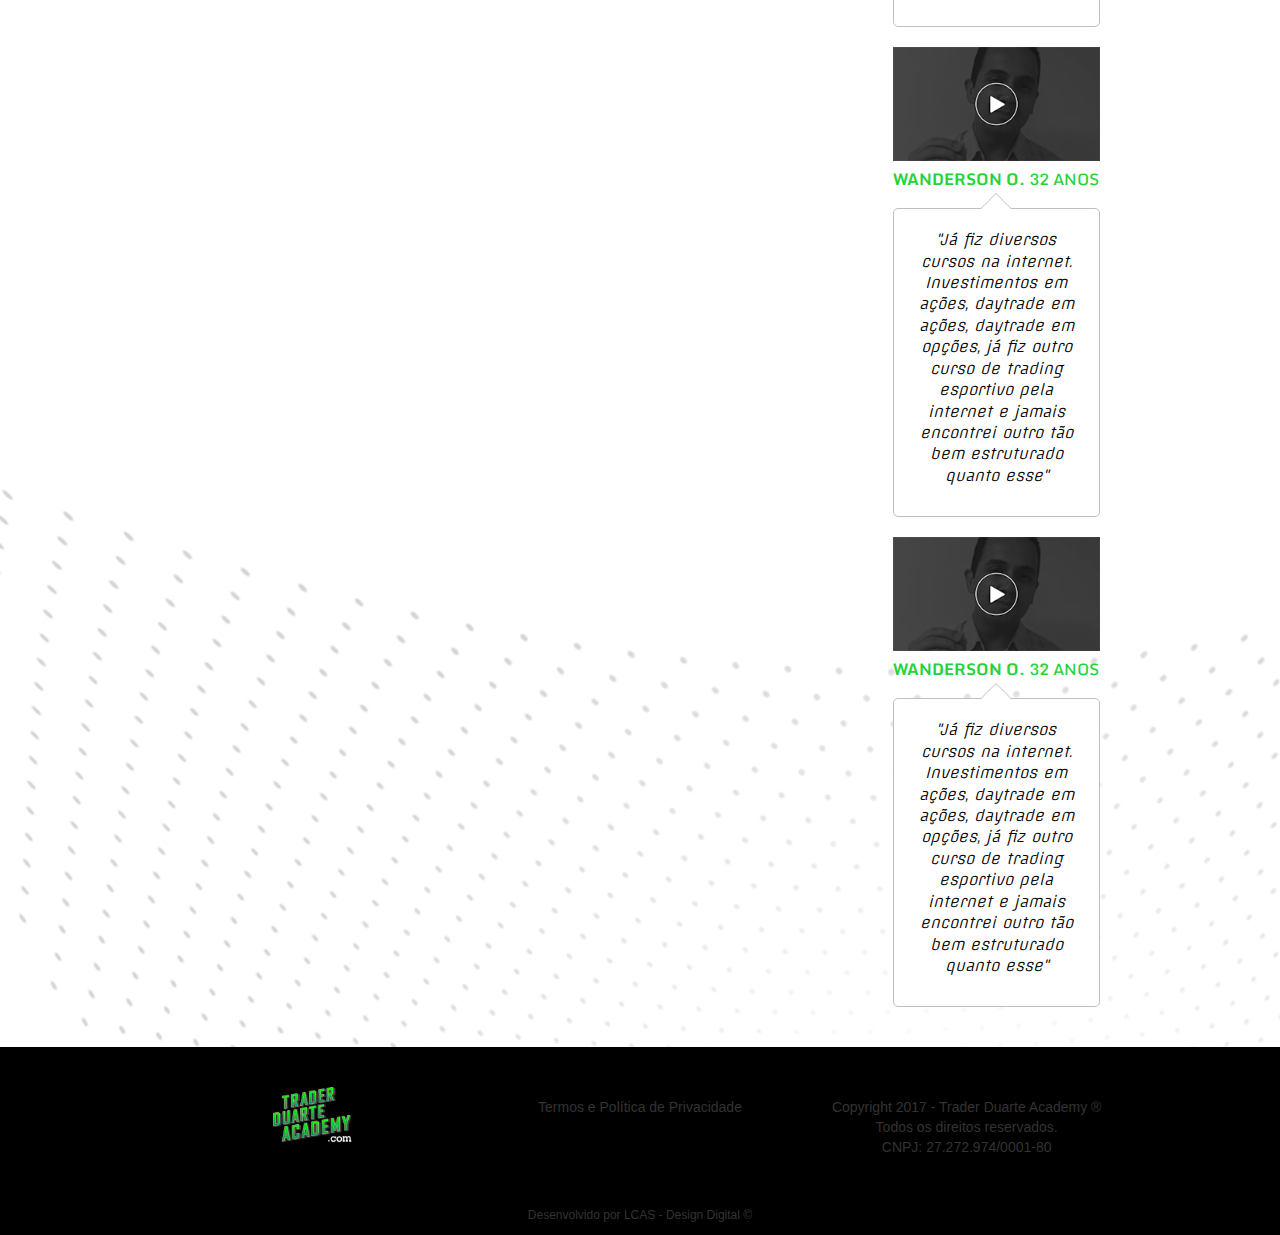
<file: investimento-ou-apostas.html>
<!doctype html>
<html>
<head>
<meta charset="utf-8">
<title>Websérie Apostas Online de Sucesso</title>
	<link href="css/videos.css" rel="stylesheet" >
	<script type="text/javascript" src="js/bootstrap.js"></script>
	<script type="text/javascript" src="js/jquery-3.2.1.min.js"></script>	
	<link href="css/bootstrap.css" rel="stylesheet">
	<link rel="stylesheet" href="https://cdnjs.cloudflare.com/ajax/libs/font-awesome/4.7.0/css/font-awesome.min.css">
	<meta name="viewport" content="width=device-width, initial-scale=1.0">
	
	<script src="https://apis.google.com/js/platform.js"></script>

</head>
<body>
			<div id="fb-root"></div>
			<script>(function(d, s, id) {
			  var js, fjs = d.getElementsByTagName(s)[0];
			  if (d.getElementById(id)) return;
			  js = d.createElement(s); js.id = id;
			  js.src = 'https://connect.facebook.net/pt_BR/sdk.js#xfbml=1&version=v2.11';
			  fjs.parentNode.insertBefore(js, fjs);
			}(document, 'script', 'facebook-jssdk'));</script>
	
	
	<section class="video">
		<div class="container">
			
		<div class="logo-head col-md-12"><center><img src="images/logo.png" alt="Websérie Apostas Online de Sucesso"></center></div>
			
				<div class="row">
			
				<div class="videoWrapper col-md-9 ">
				<!-- Copy & Pasted from YouTube -->
				<iframe width="560" height="349" src="http://www.youtube.com/embed/n_dZNLr2cME?rel=0&hd=1" frameborder="0" allowfullscreen></iframe>
				</div>
			
			
			<div class="episodios col-md-3 ">
				
					<h2>Episódios</h2>
					<hr class="white-2">
				</div>
								
						<div class="ep1 col-md-3 ">
						<div class="thumb-ep">
						<img src="images/video-1-1-apostas-online.png">	
						</div>
						</div>
						
				<a href="#">
						<div class="ep2 col-md-3 ">
							<div class="lock row"><img src="images/lock.png" alt="Tecnicas secretas de lucro"></div>
						<div class="thumb-ep">
						<img src="images/video-2-apostas-online.png">	
						</div>
						</div>
				</a>
					
						<a href="#">
						<div class="ep3 col-md-3 ">
							<div class="lock row"><img src="images/lock.png" alt="Os primeiros 5 mil"></div>
						<div class="thumb-ep">
						<img src="images/video-3-apostas-online.png">	
						</div>
						</div>
				</a>
					
					<a href="#">
						<div class="ep4 col-md-3 ">
							<div class="lock row"><img src="images/lock.png" alt="Seu início"></div>
						<div class="thumb-ep">
						<img src="images/video-4-seu-inicio.png">	
						</div>
						</div>
				</a>
				
				
				
			<div class="row col-md-12"></div>
			
			<div class="material col-md-12 row">
			<div class="pdf col-md-1"><img src="images/icon-pdf-apostas-online.png" alt="Download .PDF"></div>
			<div class="text-pdf col-md-8">
				<h3>Material Didático</h3>
				<p>Faça o download dos <b>7 pontos principais</b> desse episódio em <a href="#"><b>PDF aqui.</b></a></p></div>
			
			
			<div class="share col-md-4">
				<p>Amigos loucos por futebol?</p></div>
				<button class="facebook col-md-4"><i class="fa fa-facebook"> </i><b>Compartilhe no Facebook</b> </button>
			</div>			
		</div>
			
		</div>	
	</section>
	<section class="redes">
	<div class="container">
	<center>
	<div class="content-redes">
	<p>A Trader Duarte Academy está também no Facebook e no Youtube <i class="fa fa-arrow-right"></i></p></div>
	
		
	<div class="fb-like" data-href="https://developers.facebook.com/docs/plugins/" data-layout="button_count" data-action="like" data-size="large" data-show-faces="true" data-share="false"></div>
		
	<div class="g-ytsubscribe" data-channel="GoogleDevelopers" data-layout="default" data-count="default"></div></center>		
	</div></section>
	
	<section class="ca">
	<div class="container">
	<section class="comments col-md-9"></section>
	
	<aside class="col-md-3">
	<center>
	<img class="comunidade" src="images/comunidade-apostas-online.png" alt="Comunidade de Traders">
	<p>O <b>Futebol Milionário</b> já impactou milhares de vidas nos últimos anos. Confira o que alguns de <b>nossos alunos</b> dizem sobre a qualidade do curso.</p>
	
		<div class="depoimentos">
			<div class="de-1">
			<img src="images/v-comunidade-1.png" alt="Depoimento 1">
			<h4><b>Wanderson O.</b> 32 anos</h4>
			<div class="text-box">
			<p><i>"Já fiz diversos cursos na internet. Investimentos em ações, daytrade em ações, daytrade em opções, já fiz outro curso de trading esportivo pela internet e jamais encontrei outro tão bem estruturado quanto esse"</i></p></div>
			</div>
			
			<div class="de-1">
			<img src="images/v-comunidade-1.png" alt="Depoimento 1">
			<h4><b>Wanderson O.</b> 32 anos</h4>
			<div class="text-box">
			<p><i>"Já fiz diversos cursos na internet. Investimentos em ações, daytrade em ações, daytrade em opções, já fiz outro curso de trading esportivo pela internet e jamais encontrei outro tão bem estruturado quanto esse"</i></p></div>
			</div>
			
			<div class="de-1">
			<img src="images/v-comunidade-1.png" alt="Depoimento 1">
			<h4><b>Wanderson O.</b> 32 anos</h4>
			<div class="text-box">
			<p><i>"Já fiz diversos cursos na internet. Investimentos em ações, daytrade em ações, daytrade em opções, já fiz outro curso de trading esportivo pela internet e jamais encontrei outro tão bem estruturado quanto esse"</i></p></div>
			</div>			
		</div></center>
	</aside></div>
	
	</section>
		
	<footer>
			<div class="container">
				<div class="row">
	<center><div class="logo-trader col-md-4"><a href="#"><img class="trader-duarte-academy" alt="Trader Duarte Academy" src="images/logo-trader-duarte-academy.png"></a></div>
		

			
		<p class="texto-footer col-md-4"><a href="politica-privacidade.html" target="_blank">Termos e Política de Privacidade</a></p>
			<p class="texto-footer col-md-4">Copyright 2017 - Trader Duarte Academy ®<br> Todos os direitos reservados.<br>
				CNPJ: 27.272.974/0001-80</p></center>
		</div>
			<div class="LCAS col-md-12"><center>Desenvolvido por <a href="#">LCAS - Design Digital © </a></center></div>
			
			</div>
		</footer>
	
</body>
</html>
</file>
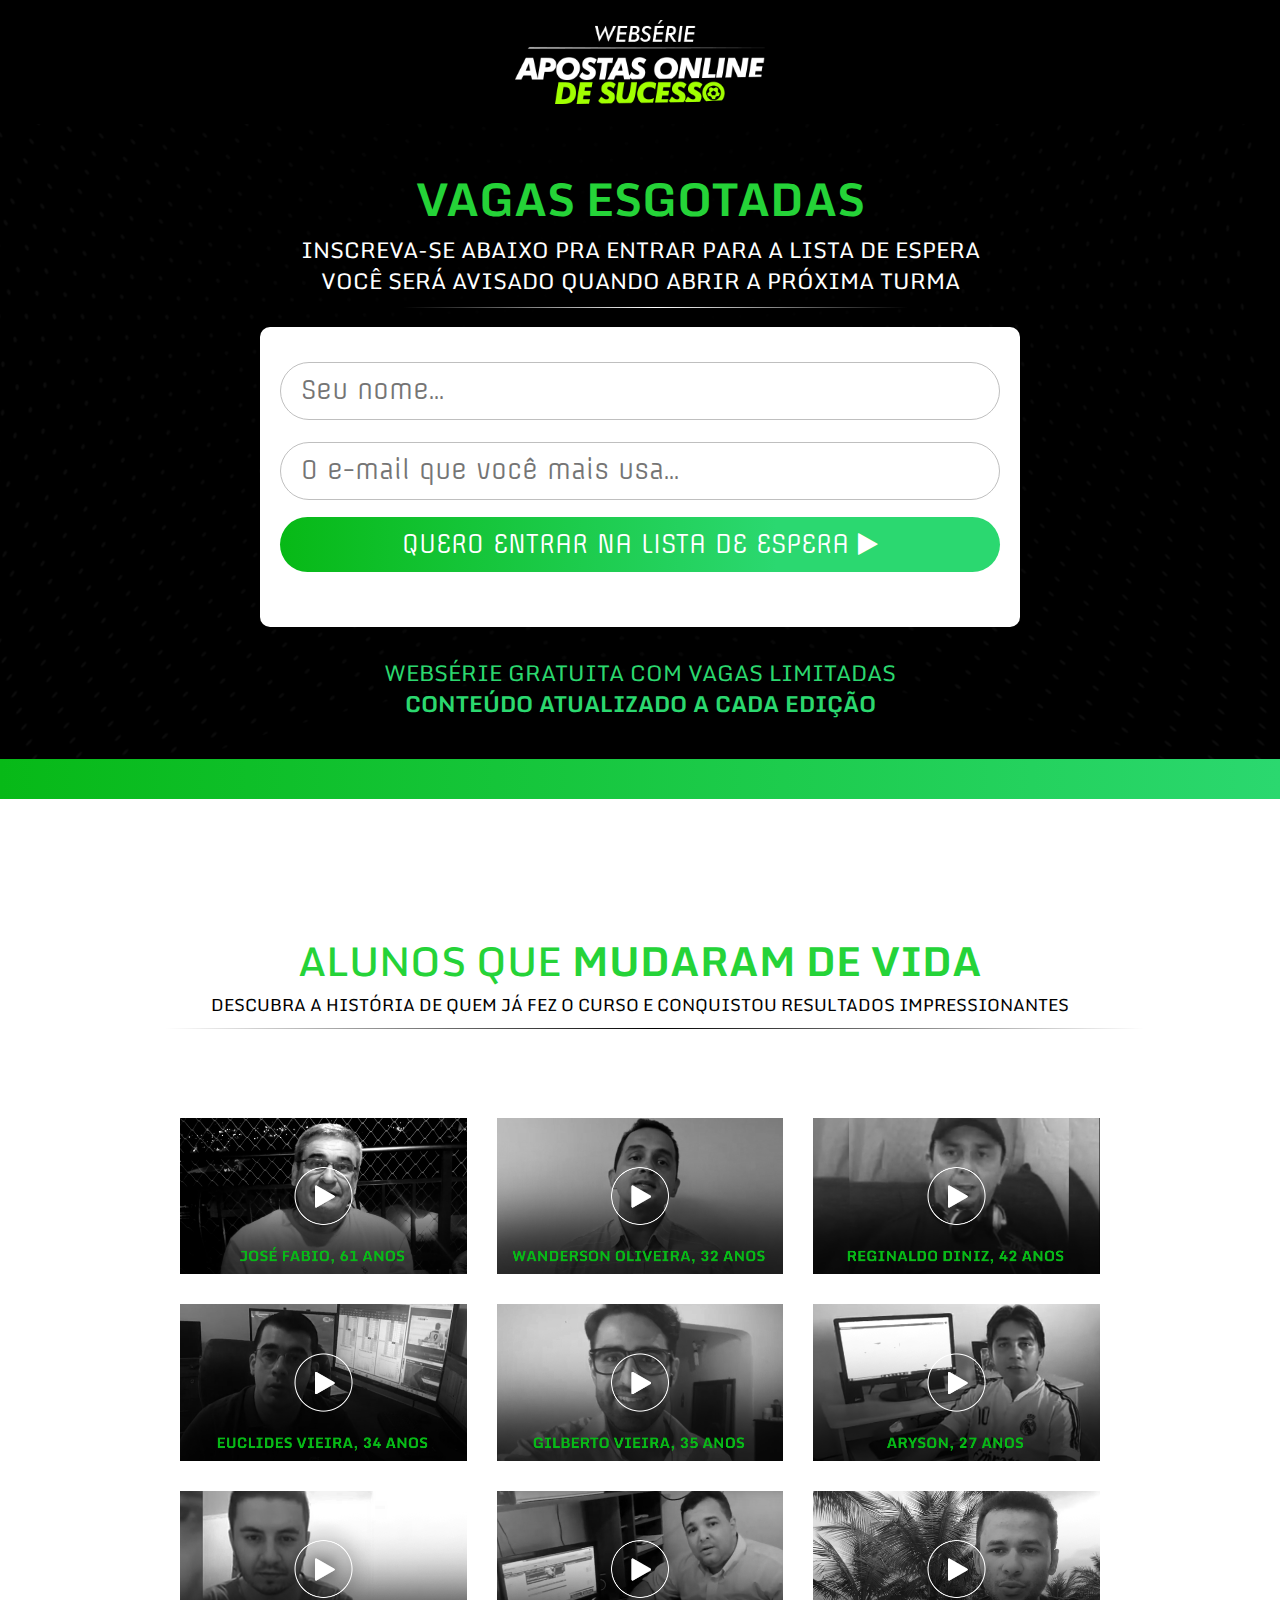
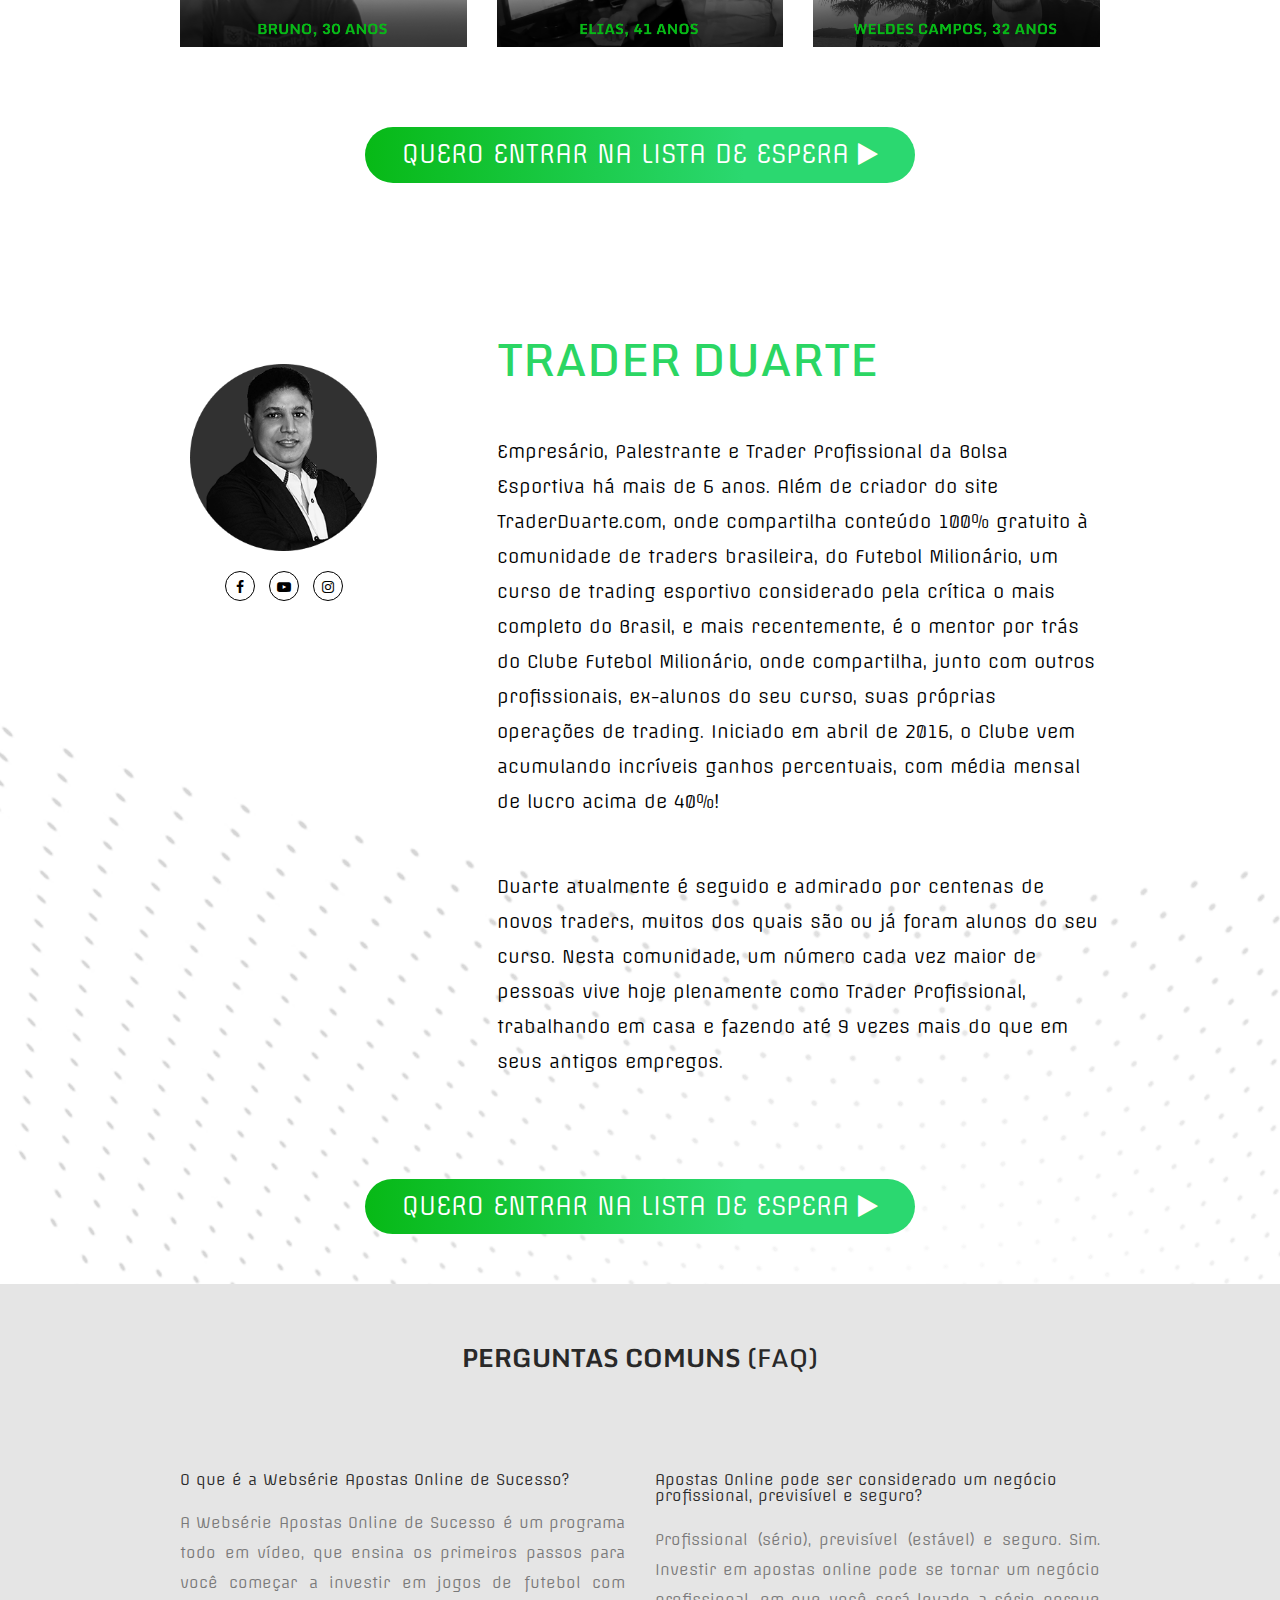
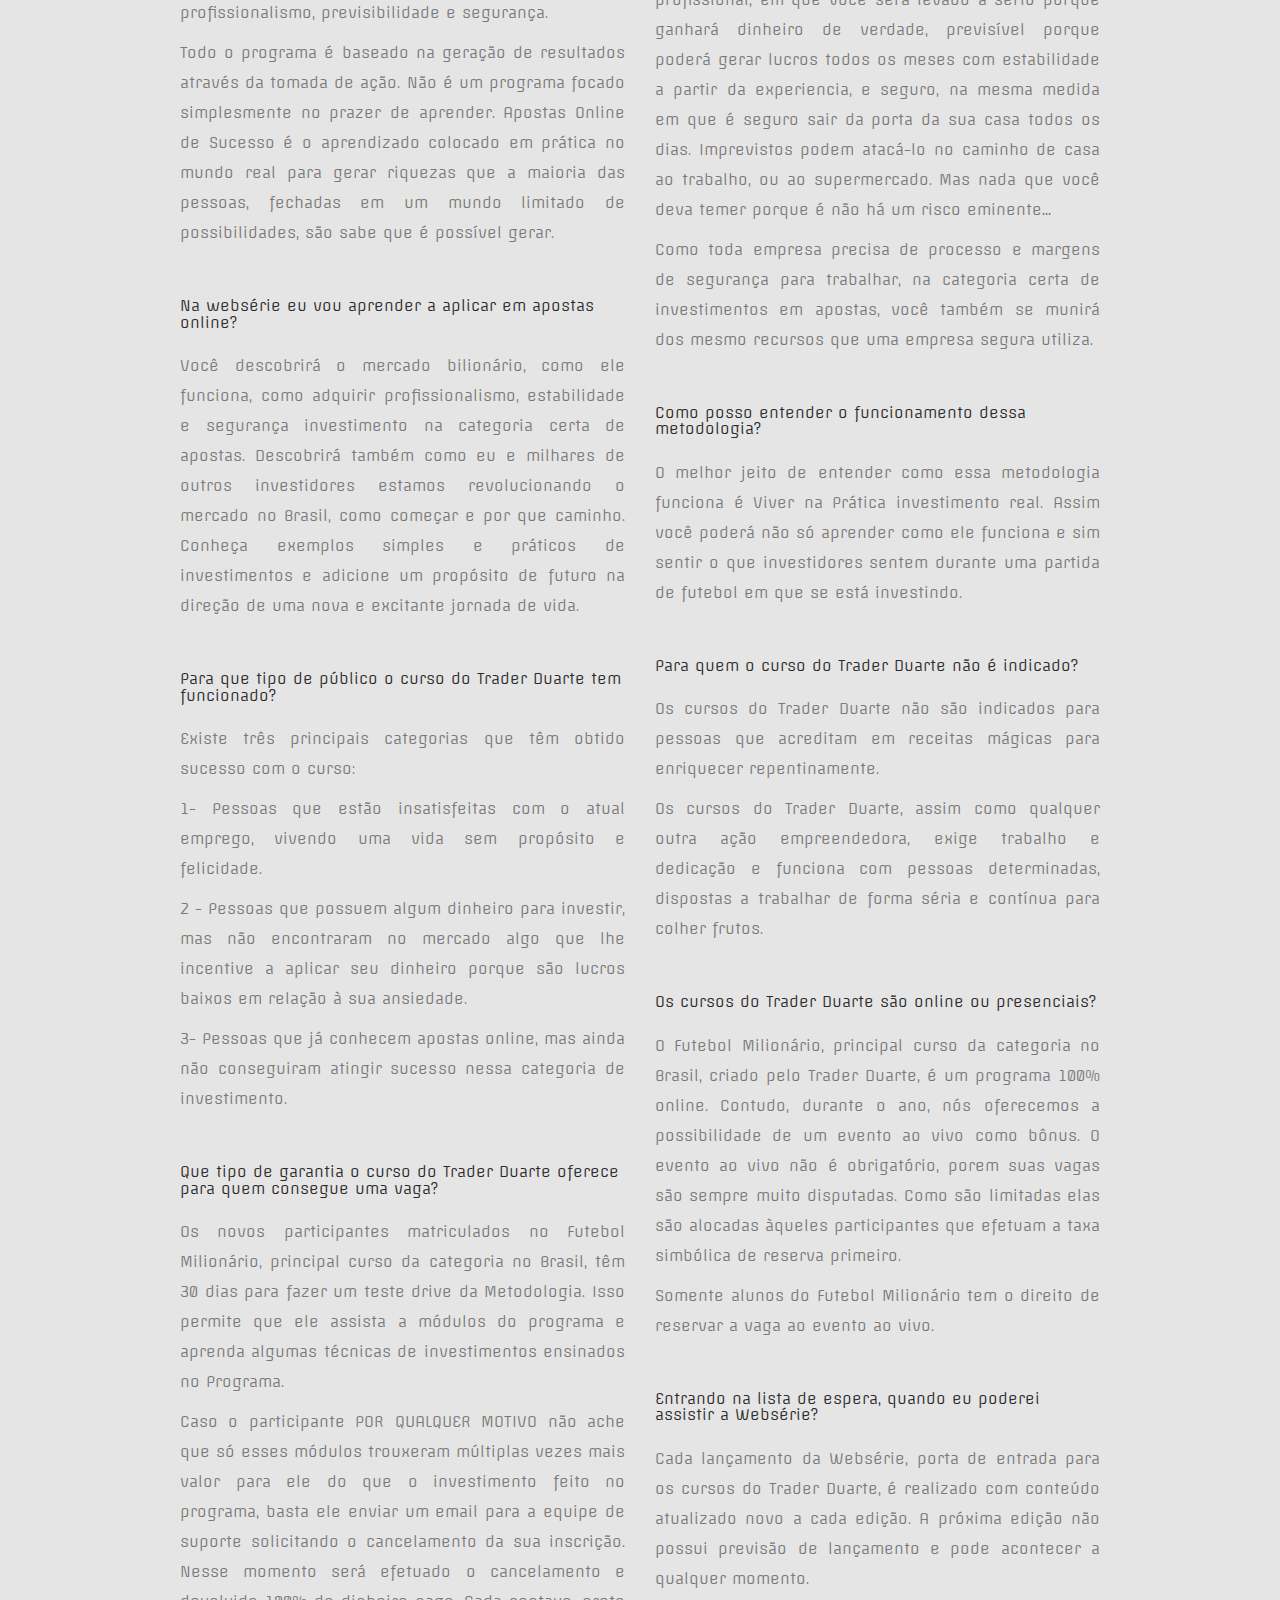
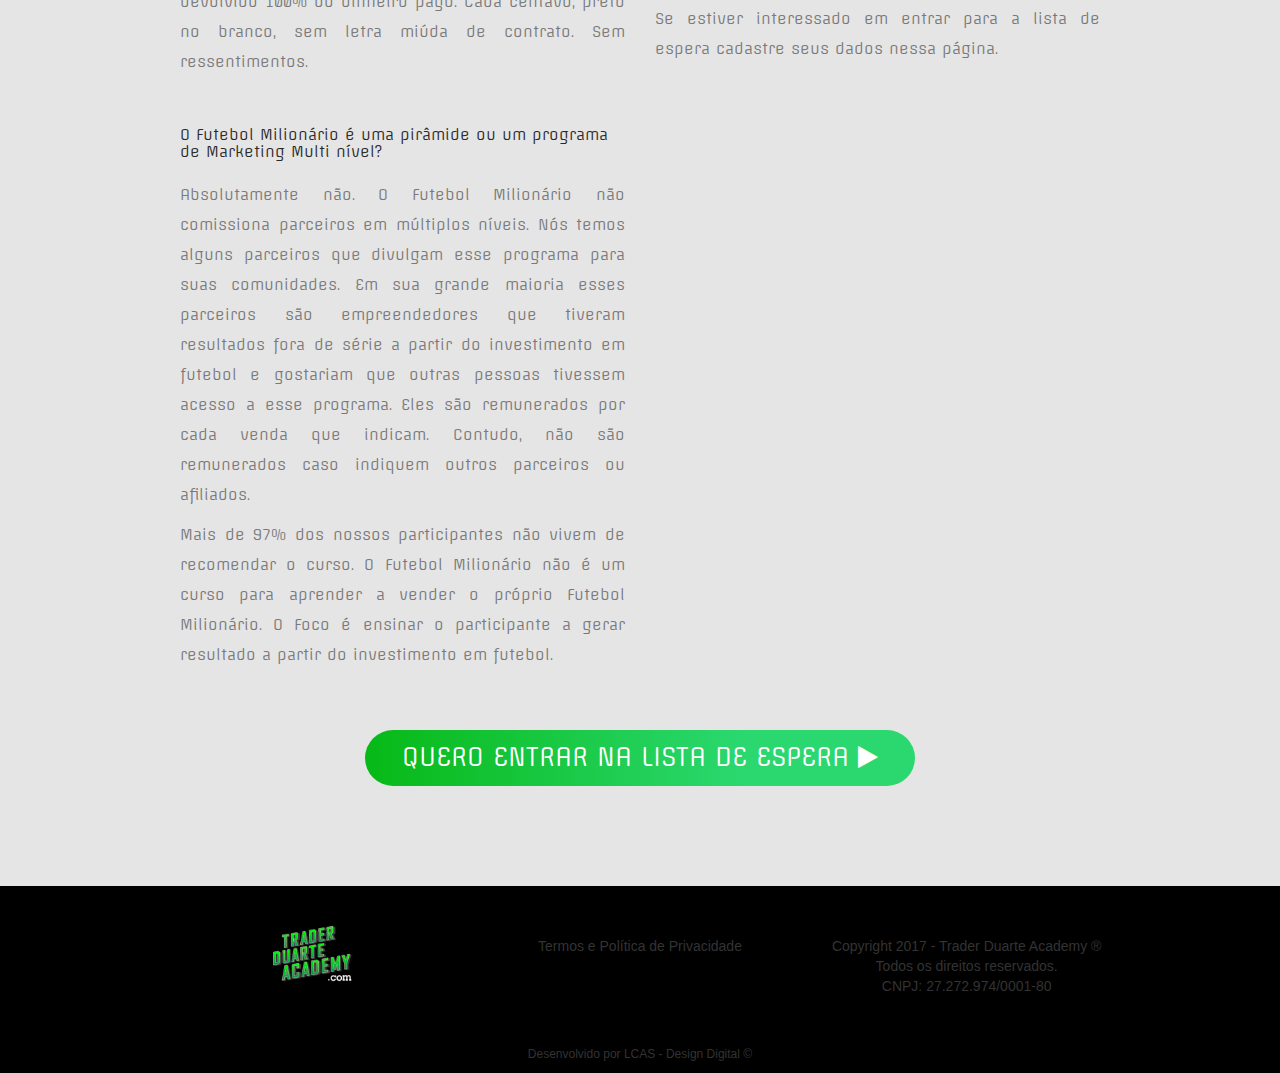
<file: lista-de-espera.html>
<!doctype html>
<html>
<head>
<meta charset="utf-8">
<title>Websérie Apostas Online de Sucesso</title>
	<link href="css/style_lista-de-espera.css" rel="stylesheet" >
	 <link rel="stylesheet" href="https://maxcdn.bootstrapcdn.com/bootstrap/3.3.7/css/bootstrap.min.css">
  		<script src="https://ajax.googleapis.com/ajax/libs/jquery/3.3.1/jquery.min.js"></script>
  	<script src="https://maxcdn.bootstrapcdn.com/bootstrap/3.3.7/js/bootstrap.min.js"></script>
	<link rel="stylesheet" href="https://cdnjs.cloudflare.com/ajax/libs/font-awesome/4.7.0/css/font-awesome.min.css">
	<meta name="viewport" content="width=device-width, initial-scale=1.0">
	
	<script src="https://apis.google.com/js/platform.js"></script>

</head>
<body>
			<div id="fb-root"></div>
			<script>(function(d, s, id) {
			  var js, fjs = d.getElementsByTagName(s)[0];
			  if (d.getElementById(id)) return;
			  js = d.createElement(s); js.id = id;
			  js.src = 'https://connect.facebook.net/pt_BR/sdk.js#xfbml=1&version=v2.11';
			  fjs.parentNode.insertBefore(js, fjs);
			}(document, 'script', 'facebook-jssdk'));</script>
	
	
	<div class="modal fade" id="cta-form-3" role="dialog">
		<div class="modal-dialog">
			<div class="modal-content">
				<div class="modal-header">
					<button class="close" type="button" data-dismiss="modal">
					<span aria-hidden="true">&times;</span>
					</button>
					<h3 class="modal-title">
					<center>
					Insira seus dados abaixo para ser avisado assim que reabrir:
					</center>	
					</h3>
				</div>
				<div class="modal-body">					
					<center>
						<form accept-charset="UTF-8" action="https://em312.infusionsoft.com/app/form/process/172be85c8b816cd578bc9c2161a631f9" class="infusion-form" id="inf_form_172be85c8b816cd578bc9c2161a631f9" method="POST">
						<input name="inf_form_xid" type="hidden" value="172be85c8b816cd578bc9c2161a631f9" />
						<input name="inf_form_name" type="hidden" value="LISTA DE ESPERA&#a;WEBSERIE" />
						<input name="infusionsoft_version" type="hidden" value="1.69.0.7" />
						<div class="infusion-field">
							<label for="inf_field_FirstName"></label>
							<input class="infusion-field-input-container" id="inf_field_FirstName" name="inf_field_FirstName" placeholder="Seu nome..." type="text" />
						</div>
						<div class="infusion-field">
							<label for="inf_field_Email"></label>
							<input class="infusion-field-input-container" id="inf_field_Email" name="inf_field_Email" placeholder="O e-mail que você mais usa..." type="text" />
						</div>
						<div>
							<div>&nbsp;</div>
						</div>
						<div class="infusion-submit">
							<button class="infusion-recaptcha" id="recaptcha_172be85c8b816cd578bc9c2161a631f9" type="submit">Quero entrar na lista de espera <i class="fa fa-play"></i></button>
						</div>
					</form>
					</center>
										
				</div>
			</div>
		</div>	
	</div>
	
	
	<section class="head-logo">
		<div class="container">
			
		<div class="logo-head col-md-12"><center><img src="images/logo.png" alt="Websérie Apostas Online de Sucesso"></center></div>
			</div>
			</section>
		
	<section class="head-lista">
		<div class="container">
		<center>	
		<h1>Vagas Esgotadas</h1>
		<p>Inscreva-se abaixo pra entrar para a lista de espera<br> você será avisado quando abrir a próxima turma</p>
		<hr class="white-2 col-md-6 col-md-offset-3">
		
			
		<div class="form-3" style="width: 80%; height:300px; background-color: white; margin: 30px 0; border-radius: 10px;">
			<form accept-charset="UTF-8" action="https://em312.infusionsoft.com/app/form/process/172be85c8b816cd578bc9c2161a631f9" class="infusion-form" id="inf_form_172be85c8b816cd578bc9c2161a631f9" method="POST">
						<input name="inf_form_xid" type="hidden" value="172be85c8b816cd578bc9c2161a631f9" />
						<input name="inf_form_name" type="hidden" value="LISTA DE ESPERA&#a;WEBSERIE" />
						<input name="infusionsoft_version" type="hidden" value="1.69.0.7" />
						<div class="infusion-field">
							<label for="inf_field_FirstName"></label>
							<input class="infusion-field-input-container" id="inf_field_FirstName" name="inf_field_FirstName" placeholder="Seu nome..." type="text" />
						</div>
						<div class="infusion-field">
							<label for="inf_field_Email"></label>
							<input class="infusion-field-input-container" id="inf_field_Email" name="inf_field_Email" placeholder="O e-mail que você mais usa..." type="text" />
						</div>
						<div>
							<div>&nbsp;</div>
						</div>
						<div class="infusion-submit">
							<button class="infusion-recaptcha" id="recaptcha_172be85c8b816cd578bc9c2161a631f9" type="submit">Quero entrar na lista de espera <i class="fa fa-play"></i></button>
						</div>
					</form>
			
			</div>
			
		<p style="color:#2bd86f;">Websérie gratuita com vagas limitadas<br>
		<b>conteúdo atualizado a cada edição</b></p>
			
		</center>
					
		</div>
	</section>
	
	
	
	<section class="redes">
	<div class="container">

	
	</div>
	</section>
	
	
	<section class="depoimentos col-md-12">
				<div class="container">
				
				<center>
				<h2>Alunos que <b>mudaram de vida</b></h2>
				<p style="color: black">Descubra a história de quem já fez o curso e conquistou resultados impressionantes</p>
				<hr class="black-2 col-md-12">
				</center>
					
					
				<div class="thumbs">
				<div class="video-depoimento col-md-4">
					<img src="images/depoimento-1.png" alt="Depoimento" style="width: 100%;">				
				</div>
				
				<div class="video-depoimento col-md-4">
					<img src="images/depoimento-2.png" alt="Depoimento" style="width: 100%;">				
				</div>
				
				<div class="video-depoimento col-md-4">
					<img src="images/depoimento-3.png" alt="Depoimento" style="width: 100%;">				
				</div>
				
				<div class="video-depoimento col-md-4">
					<img src="images/depoimento-4.png" alt="Depoimento" style="width: 100%;">				
				</div>
				
				<div class="video-depoimento col-md-4">
					<img src="images/depoimento-5.png" alt="Depoimento" style="width: 100%;">				
				</div>
				
				<div class="video-depoimento col-md-4">
					<img src="images/depoimento-6.png" alt="Depoimento" style="width: 100%;">				
				</div>
				
				<div class="video-depoimento col-md-4">
					<img src="images/depoimento-7.png" alt="Depoimento" style="width: 100%;">				
				</div>
				
				<div class="video-depoimento col-md-4">
					<img src="images/depoimento-8.png" alt="Depoimento" style="width: 100%;">				
				</div>
				
				<div class="video-depoimento col-md-4">
					<img src="images/depoimento-9.png" alt="Depoimento" style="width: 100%;">				
				</div>
				</div>
					
				<div class="col-md-12">
					<center>
						<button class="cta" data-toggle="modal" data-target="#cta-form-3">Quero entrar na lista de espera <i class="fa fa-play"></i></button>
					</center>
					</div>	
					
					
				</div>
			</section>
	
	
	<section class="trader col-md-12">
		<div class="container">
			<div class="row">
						
				
				
			<hr class="white-2 col-md-6 col-md-offset-3"></div>
				
				<div class="foto-trader col-md-3 "><center>
				<img class="foto" src="images/foto-trader-duarte.png">
				<ul>
						<li><a href="https://www.facebook.com/TraderDuarte/" target="_blank" alt="Facebook"><i class="fa fa-facebook-f "></i></a></li>
						<li><a href="https://www.youtube.com/CorJesumDuarte/?sub_confirmation=1" target="_blank" alt="Youtube"><i class="fa fa-youtube-play "></i></a></li>
						<li><a href="https://www.instagram.com/traderduarte/" target="_blank" alt="Instagram"><i class="fa fa-instagram "></i></a></li>						
					</ul>
					
				</center>
				
				</div>
				<article class="trader-duarte col-md-8 col-md-offset-1">
				
				<h3>Trader Duarte</h3>
					
					
				<p class="bio">Empresário, Palestrante e Trader Profissional da Bolsa Esportiva há mais de 6 anos. Além de criador do site TraderDuarte.com, onde compartilha conteúdo 100% gratuito à comunidade de traders brasileira, do Futebol Milionário, um curso de trading esportivo considerado pela crítica o mais completo do Brasil, e mais recentemente, é o mentor por trás do Clube Futebol Milionário, onde compartilha, junto com outros profissionais, ex-alunos do seu curso, suas próprias operações de trading. Iniciado em abril de 2016, o Clube vem acumulando incríveis ganhos percentuais, com média mensal de lucro acima de 40%!</p>

				<p>Duarte atualmente é seguido e admirado por centenas de novos traders, muitos dos quais são ou já foram alunos do seu curso. Nesta comunidade, um número cada vez maior de pessoas vive hoje plenamente como Trader Profissional, trabalhando em casa e fazendo até 9 vezes mais do que em seus antigos empregos.
				</p>
				</article>
			</div>
		
				<div class="col-md-12">
					<center>
						<button class="cta"  data-toggle="modal" data-target="#cta-form-3">Quero entrar na lista de espera <i class="fa fa-play"></i></button>
					</center>
					</div>	
		
			</section>	
	
	<section class="FAQ col-md-12">
		<div class="container">
			
		<center>
		<h4><b>PERGUNTAS COMUNS</b> (FAQ)</h4>
		</center>
		
		<div class="faq-left col-md-6">
		<h5>O que é a Websérie Apostas Online de Sucesso?</h5>
		<p>A Websérie Apostas Online de Sucesso é um programa todo em vídeo, que ensina os primeiros passos para você começar a investir em jogos de futebol com profissionalismo, previsibilidade e segurança.</p>

		<p>Todo o programa é baseado na geração de resultados através da tomada de ação. Não é um programa focado simplesmente no prazer de aprender. Apostas Online de Sucesso é o aprendizado colocado em prática no mundo real para gerar riquezas que a maioria das pessoas, fechadas em um mundo limitado de possibilidades, são sabe que é possível gerar.</p>
			
		<h5>Na websérie eu vou aprender a aplicar em apostas online?</h5>
		<p>Você descobrirá o mercado bilionário, como ele funciona, como adquirir profissionalismo, estabilidade e segurança investimento na categoria certa de apostas. Descobrirá também como eu e milhares de outros investidores estamos revolucionando o mercado no Brasil, como começar e por que caminho. Conheça exemplos simples e práticos de investimentos e adicione um propósito de futuro na direção de uma nova e excitante jornada de vida.</p>
			
		<h5>Para que tipo de público o curso do Trader Duarte tem funcionado?</h5>
		<p>Existe três principais categorias que têm obtido sucesso com o curso:</p>

		<p>1- Pessoas que estão insatisfeitas com o atual emprego, vivendo uma vida sem propósito e felicidade.</p>

		<p>2 - Pessoas que possuem algum dinheiro para investir, mas não encontraram no mercado algo que lhe incentive a aplicar seu dinheiro porque são lucros baixos em relação à sua ansiedade.</p>

		<p>3- Pessoas que já conhecem apostas online, mas ainda não conseguiram atingir sucesso nessa categoria de investimento.</p>
			
		<h5>Que tipo de garantia o curso do Trader Duarte oferece para quem consegue uma vaga?</h5>
		<p>Os novos participantes matriculados no Futebol Milionário, principal curso da categoria no Brasil, têm 30 dias para fazer um teste drive da Metodologia. Isso permite que ele assista a módulos do programa e aprenda algumas técnicas de investimentos ensinados no Programa.</p>

		<p>Caso o participante POR QUALQUER MOTIVO não ache que só esses módulos trouxeram múltiplas vezes mais valor para ele do que o investimento feito no programa, basta ele enviar um email para a equipe de suporte solicitando o cancelamento da sua inscrição. Nesse momento será efetuado o cancelamento e devolvido 100% do dinheiro pago. Cada centavo, preto no branco, sem letra miúda de contrato. Sem ressentimentos.

		</p>
			
		<h5>O Futebol Milionário é uma pirâmide ou um programa de Marketing Multi nível?</h5>
		<p>Absolutamente não. O Futebol Milionário não comissiona parceiros em múltiplos níveis. Nós temos alguns parceiros que divulgam esse programa para suas comunidades. Em sua grande maioria esses parceiros são empreendedores que tiveram resultados fora de série a partir do investimento em futebol e gostariam que outras pessoas tivessem acesso a esse programa. Eles são remunerados por cada venda que indicam. Contudo, não são remunerados caso indiquem outros parceiros ou afiliados.</p>

		<p>Mais de 97% dos nossos participantes não vivem de recomendar o curso. O Futebol Milionário não é um curso para aprender a vender o próprio Futebol Milionário. O Foco é ensinar o participante a gerar resultado a partir do investimento em futebol.</p>		
			
		</div>
			
			<div class="faq-left col-md-6"> 
				
				<h5>Apostas Online pode ser considerado um negócio profissional, previsível e seguro?</h5>
				<p>Profissional (sério), previsível (estável) e seguro. Sim. Investir em apostas online pode se tornar um negócio profissional, em que você será levado a sério porque ganhará dinheiro de verdade, previsível porque poderá gerar lucros todos os meses com estabilidade a partir da experiencia, e seguro, na mesma medida em que é seguro sair da porta da sua casa todos os dias. Imprevistos podem atacá-lo no caminho de casa ao trabalho, ou ao supermercado. Mas nada que você deva temer porque é não há um risco eminente…</p>

				<p>Como toda empresa precisa de processo e margens de segurança para trabalhar, na categoria certa de investimentos em apostas, você também se munirá dos mesmo recursos que uma empresa segura utiliza.</p>
				
				<h5>Como posso entender o funcionamento dessa metodologia?</h5>
				<p>O melhor jeito de entender como essa metodologia funciona é Viver na Prática investimento real. Assim você poderá não só aprender como ele funciona e sim sentir o que investidores sentem durante uma partida de futebol em que se está investindo.</p>

				<h5>Para quem o curso do Trader Duarte não é indicado?</h5>
				<p>Os cursos do Trader Duarte não são indicados para pessoas que acreditam em receitas mágicas para enriquecer repentinamente.</p>

				<p>Os cursos do Trader Duarte, assim como qualquer outra ação empreendedora, exige trabalho e dedicação e funciona com pessoas determinadas, dispostas a trabalhar de forma séria e contínua para colher frutos.</p>
				
				<h5>Os cursos do Trader Duarte são online ou presenciais?</h5>
				<p>O Futebol Milionário, principal curso da categoria no Brasil, criado pelo Trader Duarte, é um programa 100% online. Contudo, durante o ano, nós oferecemos a possibilidade de um evento ao vivo como bônus. O evento ao vivo não é obrigatório, porem suas vagas são sempre muito disputadas. Como são limitadas elas são alocadas àqueles participantes que efetuam a taxa simbólica de reserva primeiro.</p>

				<p>Somente alunos do Futebol Milionário tem o direito de reservar a vaga ao evento ao vivo.</p>
				
				<h5>Entrando na lista de espera, quando eu poderei assistir a Websérie?</h5>
				<p>Cada lançamento da Websérie, porta de entrada para os cursos do Trader Duarte, é realizado com conteúdo atualizado novo a cada edição. A próxima edição não possui previsão de lançamento e pode acontecer a qualquer momento.</p>

				<p>Se estiver interessado em entrar para a lista de espera cadastre seus dados nessa página.</p>
			</div>
			
			<div class="col-md-12">
					<center>
						<button class="cta"  data-toggle="modal" data-target="#cta-form-3">Quero entrar na lista de espera <i class="fa fa-play"></i></button>
					</center>
					</div>	
			
		</div>
	</section>
	
	<div class="row"></div>
		
	<footer col-md-12>
			<div class="container">
				<div class="row">
	<center><div class="logo-trader col-md-4"><a href="#"><img class="trader-duarte-academy" alt="Trader Duarte Academy" src="images/logo-trader-duarte-academy.png"></a></div>
		

			
		<p class="texto-footer col-md-4"><a href="politica-privacidade.html" target="_blank">Termos e Política de Privacidade</a></p>
			<p class="texto-footer col-md-4">Copyright 2017 - Trader Duarte Academy ®<br> Todos os direitos reservados.<br>
				CNPJ: 27.272.974/0001-80</p></center>
		</div>
			<div class="LCAS col-md-12"><center>Desenvolvido por <a href="#">LCAS - Design Digital © </a></center></div>
			
			</div>
		</footer>
	
</body>
</html>
</file>
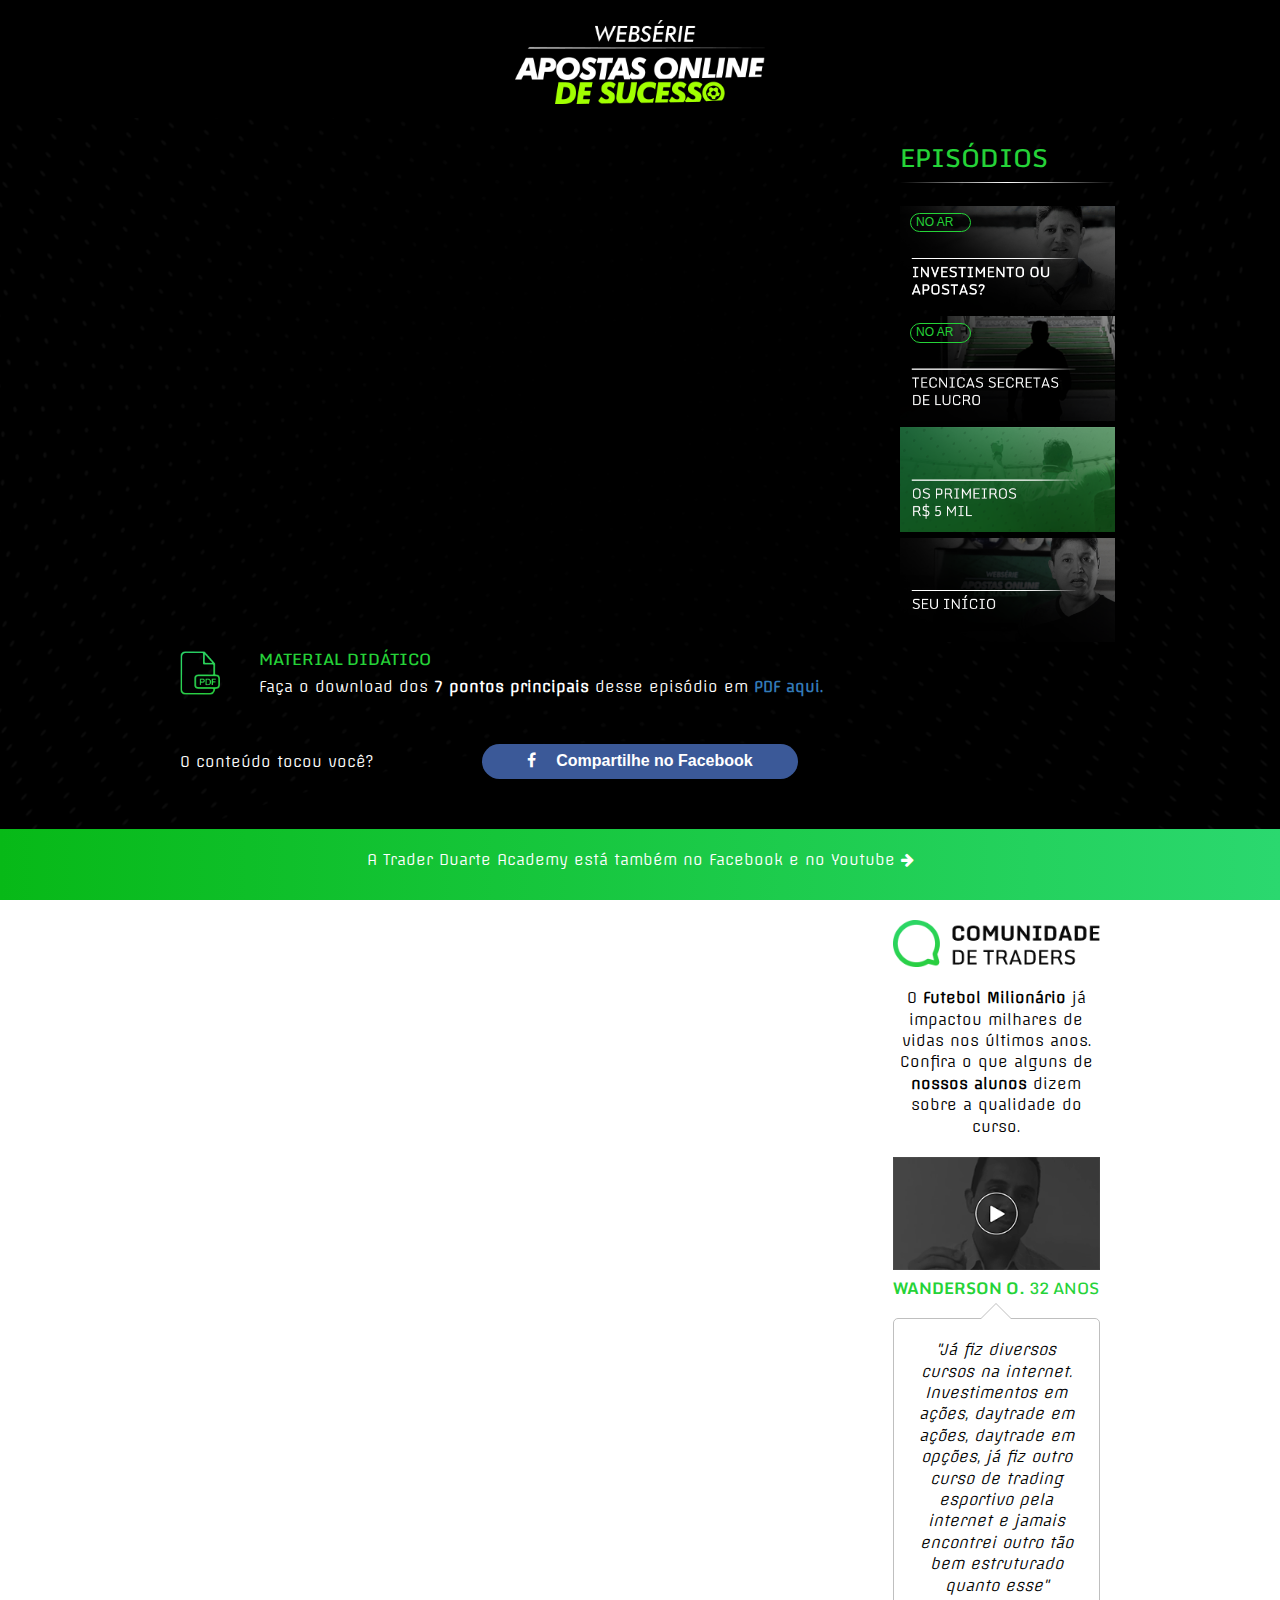
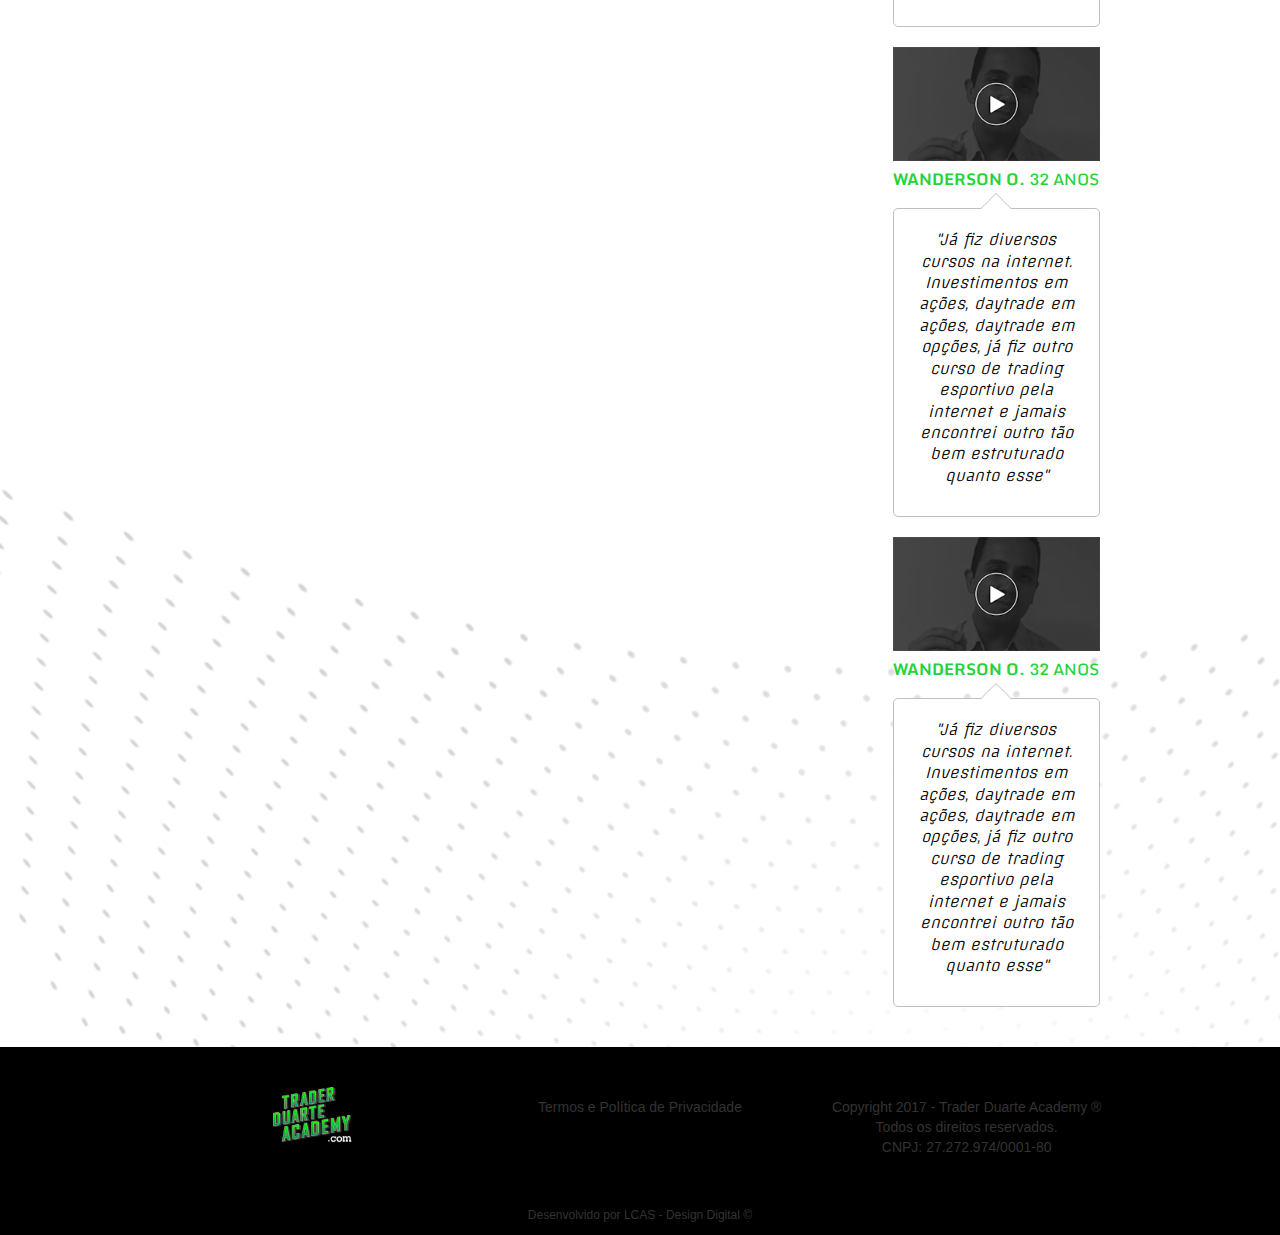
<file: os-primeiros-5.html>
<!doctype html>
<html>
<head>
<meta charset="utf-8">
<title>Websérie Apostas Online de Sucesso</title>
	<link href="css/videos.css" rel="stylesheet" >
	<script type="text/javascript" src="js/bootstrap.js"></script>
	<script type="text/javascript" src="js/jquery-3.2.1.min.js"></script>	
	<link href="css/bootstrap.css" rel="stylesheet">
	<link rel="stylesheet" href="https://cdnjs.cloudflare.com/ajax/libs/font-awesome/4.7.0/css/font-awesome.min.css">
	<meta name="viewport" content="width=device-width, initial-scale=1.0">
	
	<script src="https://apis.google.com/js/platform.js"></script>

</head>
<body>
			<div id="fb-root"></div>
			<script>(function(d, s, id) {
			  var js, fjs = d.getElementsByTagName(s)[0];
			  if (d.getElementById(id)) return;
			  js = d.createElement(s); js.id = id;
			  js.src = 'https://connect.facebook.net/pt_BR/sdk.js#xfbml=1&version=v2.11';
			  fjs.parentNode.insertBefore(js, fjs);
			}(document, 'script', 'facebook-jssdk'));</script>
	
	
	<section class="video">
		<div class="container">
			
		<div class="logo-head col-md-12"><center><img src="images/logo.png" alt="Websérie Apostas Online de Sucesso"></center></div>
			
			<div class="row">
			
				<div class="videoWrapper col-md-9 ">
				<!-- Copy & Pasted from YouTube -->
				<iframe width="560" height="349" src="http://www.youtube.com/embed/n_dZNLr2cME?rel=0&hd=1" frameborder="0" allowfullscreen></iframe>
				</div>
			
			
			
			<div class="episodios col-md-3 ">
				
					<h2>Episódios</h2>
					<hr class="white-2">
				</div>
						<a href="investimento-ou-apostas.html">		
						<div class="ep1 col-md-3 ">
						<div class="thumb-ep">
						<p class="live">NO AR</p>
						<img src="images/video-1-apostas-online.png">	
						</div>
						</div>
				</a>
				
				<a href="tecnicas-secretas.html">
						<div class="ep2 col-md-3 ">
							
						<div class="thumb-ep">
						<p class="live">NO AR</p>
						<img src="images/video-2-apostas-online.png">	
						</div>
						</div>
				</a>
					
						<a href="#">
						<div class="ep3 col-md-3 ">
							
						<div class="thumb-ep">
						<img src="images/video-3-3-apostas-online.png">	
						</div>
						</div>
				</a>
					
					<a href="#">
						<div class="ep4 col-md-3 ">
							<div class="lock row"><img src="images/lock.png" alt="Seu início"></div>
						<div class="thumb-ep">
						<img src="images/video-4-seu-inicio.png">	
						</div>
						</div>
				</a>
				
				
				
			<div class="row col-md-12"></div>
			
			
			<div class="material col-md-12">
			<div class="pdf col-md-1"><img src="images/icon-pdf-apostas-online.png" alt="Download .PDF"></div>
			<div class="text-pdf col-md-8">
				<h3>Material Didático</h3>
				<p>Faça o download dos <b>7 pontos principais</b> desse episódio em <a href="#"><b>PDF aqui.</b></a></p></div>
			
			
			<div class="share col-md-4">
				<p>O conteúdo tocou você?</p></div>
				<button class="facebook col-md-4"><i class="fa fa-facebook"> </i><b>Compartilhe no Facebook</b> </button>
			</div>			
		</div>
	</section>
	<section class="redes">
	<div class="container">
	<center>
	<div class="content-redes">
	<p>A Trader Duarte Academy está também no Facebook e no Youtube <i class="fa fa-arrow-right"></i></p></div>
	
		
	<div class="fb-like" data-href="https://developers.facebook.com/docs/plugins/" data-layout="button_count" data-action="like" data-size="large" data-show-faces="true" data-share="false"></div>
		
	<div class="g-ytsubscribe" data-channel="GoogleDevelopers" data-layout="default" data-count="default"></div></center>		
	</div></section>
	
	<section class="ca">
	<div class="container">
	<section class="comments col-md-9"></section>
	
	<aside class="col-md-3">
	<center>
	<img class="comunidade" src="images/comunidade-apostas-online.png" alt="Comunidade de Traders">
	<p>O <b>Futebol Milionário</b> já impactou milhares de vidas nos últimos anos. Confira o que alguns de <b>nossos alunos</b> dizem sobre a qualidade do curso.</p>
	
		<div class="depoimentos">
			<div class="de-1">
			<img src="images/v-comunidade-1.png" alt="Depoimento 1">
			<h4><b>Wanderson O.</b> 32 anos</h4>
			<div class="text-box">
			<p><i>"Já fiz diversos cursos na internet. Investimentos em ações, daytrade em ações, daytrade em opções, já fiz outro curso de trading esportivo pela internet e jamais encontrei outro tão bem estruturado quanto esse"</i></p></div>
			</div>
			
			<div class="de-1">
			<img src="images/v-comunidade-1.png" alt="Depoimento 1">
			<h4><b>Wanderson O.</b> 32 anos</h4>
			<div class="text-box">
			<p><i>"Já fiz diversos cursos na internet. Investimentos em ações, daytrade em ações, daytrade em opções, já fiz outro curso de trading esportivo pela internet e jamais encontrei outro tão bem estruturado quanto esse"</i></p></div>
			</div>
			
			<div class="de-1">
			<img src="images/v-comunidade-1.png" alt="Depoimento 1">
			<h4><b>Wanderson O.</b> 32 anos</h4>
			<div class="text-box">
			<p><i>"Já fiz diversos cursos na internet. Investimentos em ações, daytrade em ações, daytrade em opções, já fiz outro curso de trading esportivo pela internet e jamais encontrei outro tão bem estruturado quanto esse"</i></p></div>
			</div>			
		</div></center>
	</aside></div>
	
	</section>
		
	<footer>
			<div class="container">
				<div class="row">
	<center><div class="logo-trader col-md-4"><a href="#"><img class="trader-duarte-academy" alt="Trader Duarte Academy" src="images/logo-trader-duarte-academy.png"></a></div>
		

			
		<p class="texto-footer col-md-4"><a href="#">Termos e Política de Privacidade</a></p>
			<p class="texto-footer col-md-4">Copyright 2017 - Trader Duarte Academy ®<br> Todos os direitos reservados.<br>
				CNPJ: 27.272.974/0001-80</p></center>
		</div>
			<div class="LCAS col-md-12"><center>Desenvolvido por <a href="#">LCAS - Design Digital © </a></center></div>
			
			</div>
		</footer>
	
</body>
</html>
</file>
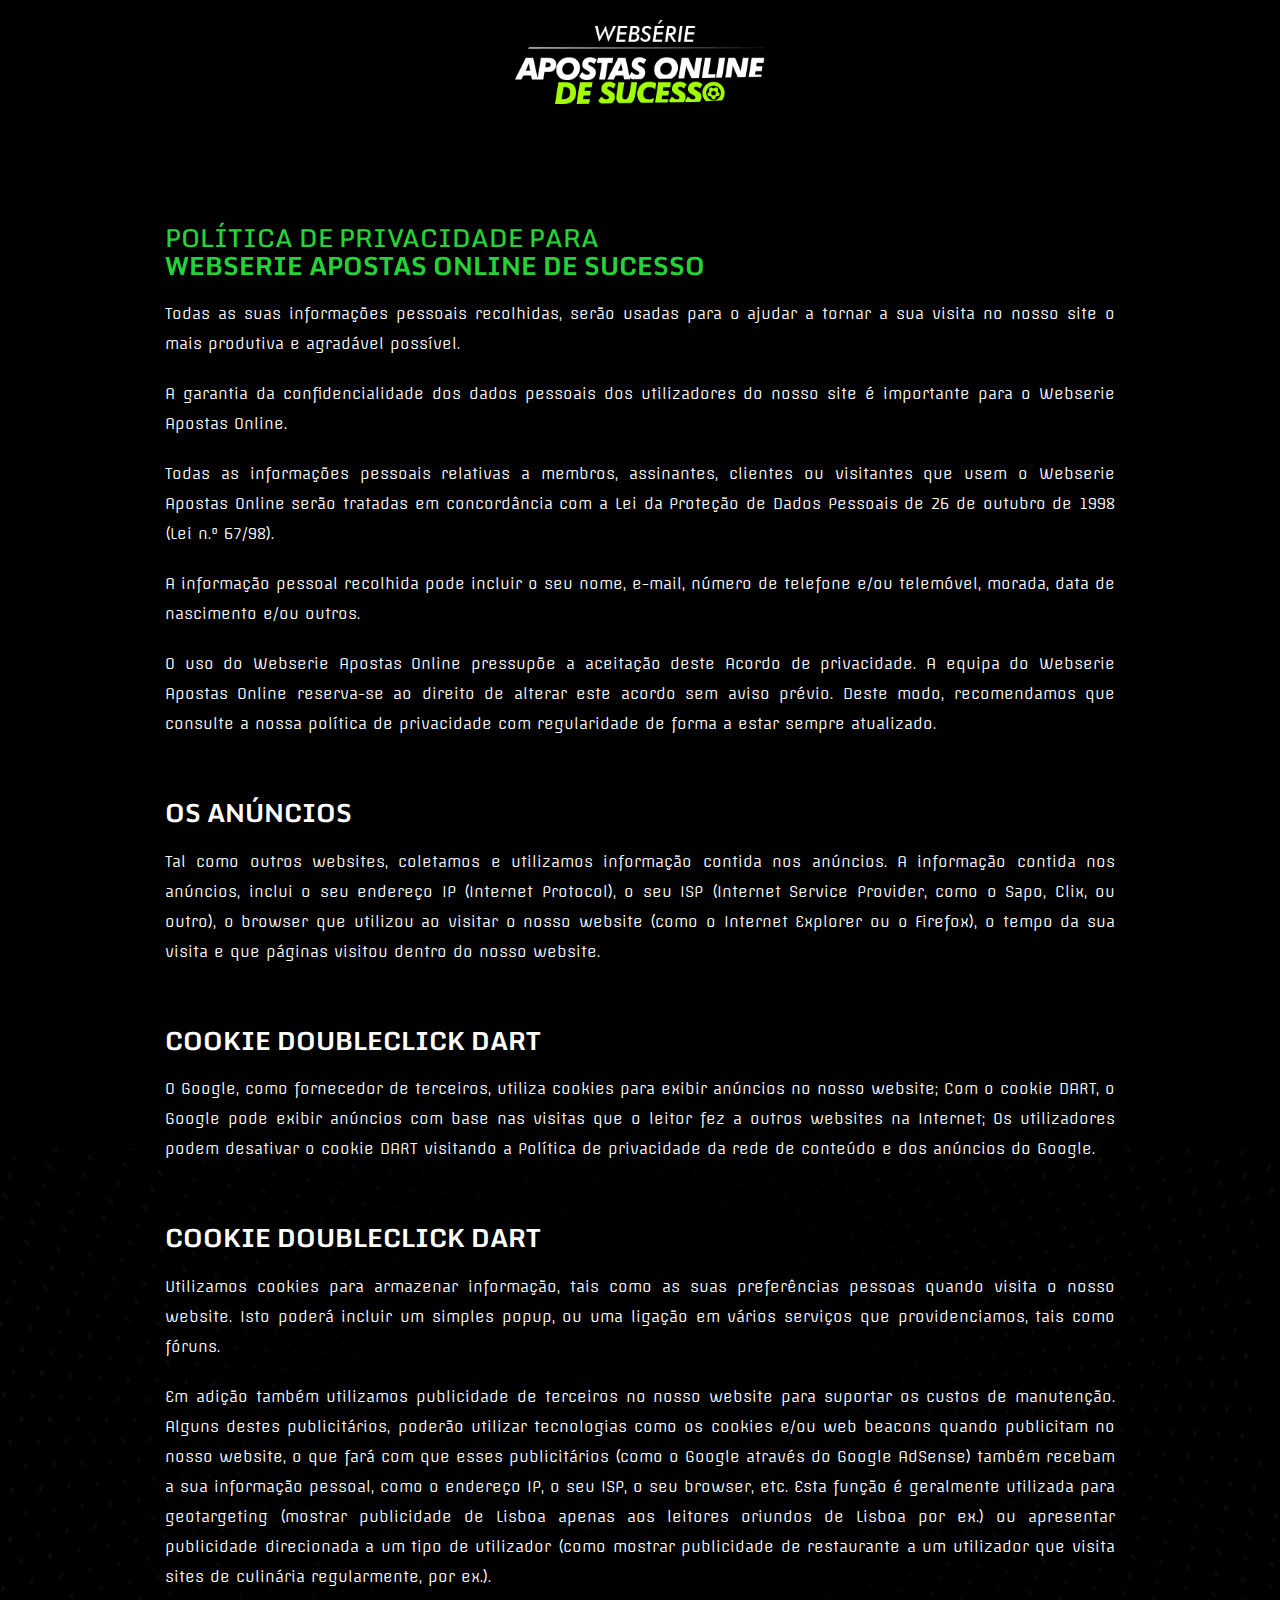
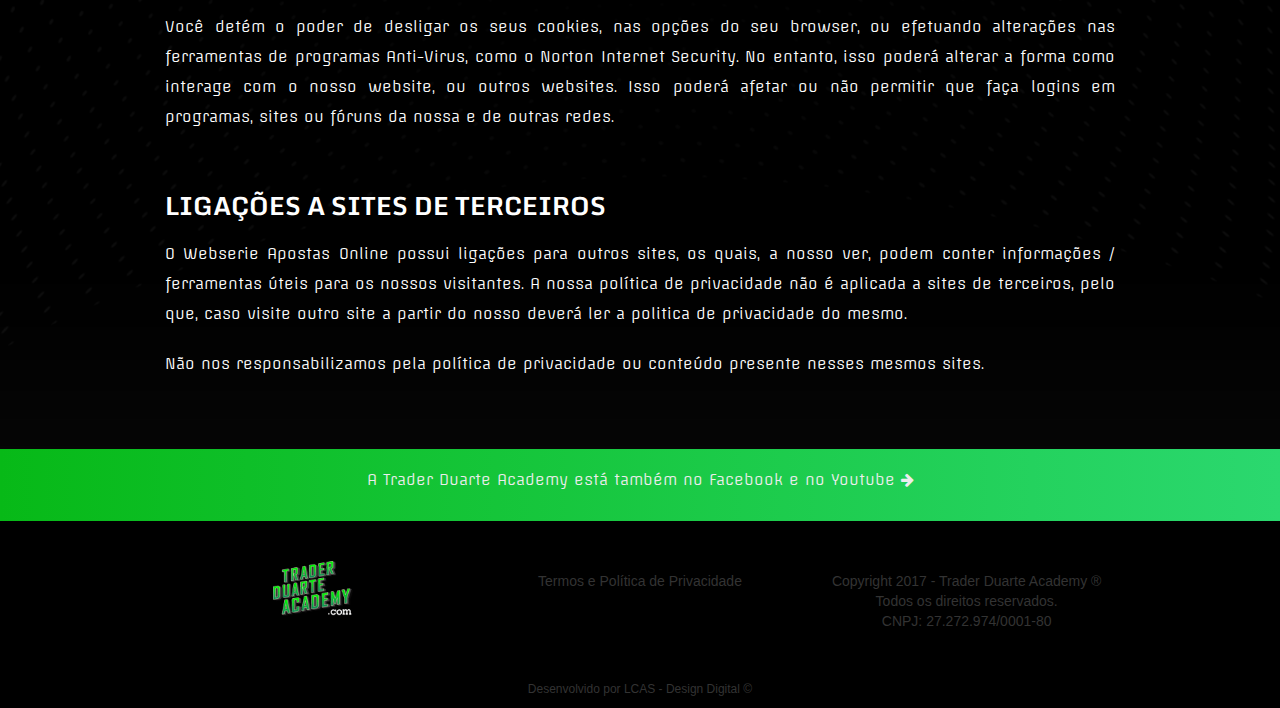
<file: politica-privacidade.html>
<!doctype html>
<html>
<head>
<meta charset="utf-8">
<title>Websérie Apostas Online de Sucesso</title>
	<link href="css/style_politica.css" rel="stylesheet" >
	<script type="text/javascript" src="js/bootstrap.js"></script>
	<script type="text/javascript" src="js/jquery-3.2.1.min.js"></script>	
	<link href="css/bootstrap.css" rel="stylesheet">
	<link rel="stylesheet" href="https://cdnjs.cloudflare.com/ajax/libs/font-awesome/4.7.0/css/font-awesome.min.css">
	<meta name="viewport" content="width=device-width, initial-scale=1.0">	
</head>
<body>
				
			<section class="head-logo col-md-12">
				<div class="container">
					
					
					<div class="logo-head col-md-12"><center><img src="images/logo.png" alt="Websérie Apostas Online de Sucesso"></center></div>					
				</div>
					</section>
				
				<section class="politica-termos col-md-12">
					<div class="container">
					<h1>Política de privacidade para<b><br>
					Webserie Apostas Online de Sucesso</b></h1>
					
					<p>Todas as suas informações pessoais recolhidas, serão usadas para o ajudar a tornar a sua visita no nosso site o mais produtiva e agradável possível.</p>

					<p>A garantia da confidencialidade dos dados pessoais dos utilizadores do nosso site é importante para o Webserie Apostas Online.</p>

					<p>Todas as informações pessoais relativas a membros, assinantes, clientes ou visitantes que usem o Webserie Apostas Online serão tratadas em concordância com a Lei da Proteção de Dados Pessoais de 26 de outubro de 1998 (Lei n.º 67/98).</p>

					<p>A informação pessoal recolhida pode incluir o seu nome, e-mail, número de telefone e/ou telemóvel, morada, data de nascimento e/ou outros.</p>

					<p>O uso do Webserie Apostas Online pressupõe a aceitação deste Acordo de privacidade. A equipa do Webserie Apostas Online reserva-se ao direito de alterar este acordo sem aviso prévio. Deste modo, recomendamos que consulte a nossa política de privacidade com regularidade de forma a estar sempre atualizado.</p>
				
					<h2>OS ANÚNCIOS</h2>
					
					<p>Tal como outros websites, coletamos e utilizamos informação contida nos anúncios. A informação contida nos anúncios, inclui o seu endereço IP (Internet Protocol), o seu ISP (Internet Service Provider, como o Sapo, Clix, ou outro), o browser que utilizou ao visitar o nosso website (como o Internet Explorer ou o Firefox), o tempo da sua visita e que páginas visitou dentro do nosso website.</p>
					
					<h2>Cookie DoubleClick Dart</h2>
					
					<p>O Google, como fornecedor de terceiros, utiliza cookies para exibir anúncios no nosso website;

					Com o cookie DART, o Google pode exibir anúncios com base nas visitas que o leitor fez a outros websites na Internet;

					Os utilizadores podem desativar o cookie DART visitando a Política de privacidade da rede de conteúdo e dos anúncios do Google.</p>
					
					<h2>Cookie DoubleClick Dart</h2>
					
					<p>Utilizamos cookies para armazenar informação, tais como as suas preferências pessoas quando visita o nosso website. Isto poderá incluir um simples popup, ou uma ligação em vários serviços que providenciamos, tais como fóruns.</p>

					<p>Em adição também utilizamos publicidade de terceiros no nosso website para suportar os custos de manutenção. Alguns destes publicitários, poderão utilizar tecnologias como os cookies e/ou web beacons quando publicitam no nosso website, o que fará com que esses publicitários (como o Google através do Google AdSense) também recebam a sua informação pessoal, como o endereço IP, o seu ISP, o seu browser, etc. Esta função é geralmente utilizada para geotargeting (mostrar publicidade de Lisboa apenas aos leitores oriundos de Lisboa por ex.) ou apresentar publicidade direcionada a um tipo de utilizador (como mostrar publicidade de restaurante a um utilizador que visita sites de culinária regularmente, por ex.).</p>

					<p>Você detém o poder de desligar os seus cookies, nas opções do seu browser, ou efetuando alterações nas ferramentas de programas Anti-Virus, como o Norton Internet Security. No entanto, isso poderá alterar a forma como interage com o nosso website, ou outros websites. Isso poderá afetar ou não permitir que faça logins em programas, sites ou fóruns da nossa e de outras redes.</p>
					
					<h2>Ligações a Sites de terceiros</h2>
					
					<p>O Webserie Apostas Online possui ligações para outros sites, os quais, a nosso ver, podem conter informações / ferramentas úteis para os nossos visitantes. A nossa política de privacidade não é aplicada a sites de terceiros, pelo que, caso visite outro site a partir do nosso deverá ler a politica de privacidade do mesmo.</p>

					<p>Não nos responsabilizamos pela política de privacidade ou conteúdo presente nesses mesmos sites.</p>
					
				</div>	
			</section>	
			
			<section class="redes col-md-12">
			<div class="container">
			<center>
			<div class="content-redes">
			<p>A Trader Duarte Academy está também no Facebook e no Youtube <i class="fa fa-arrow-right"></i></p></div>


			<div class="fb-like" data-href="https://developers.facebook.com/docs/plugins/" data-layout="button_count" data-action="like" data-size="large" data-show-faces="true" data-share="false"></div>

			<div class="g-ytsubscribe" data-channel="GoogleDevelopers" data-layout="default" data-count="default"></div></center>		
			</div></section>
		
		<footer>
			<div class="container">
				<div class="row">
	<center><div class="logo-trader col-md-4"><a href="#"><img class="trader-duarte-academy" alt="Trader Duarte Academy" src="images/logo-trader-duarte-academy.png"></a></div>
		

			
		<p class="texto-footer col-md-4"><a href="#">Termos e Política de Privacidade</a></p>
			<p class="texto-footer col-md-4">Copyright 2017 - Trader Duarte Academy ®<br> Todos os direitos reservados.<br>
				CNPJ: 27.272.974/0001-80</p></center>
		</div>
			<div class="LCAS col-md-12"><center>Desenvolvido por <a href="#">LCAS - Design Digital © </a></center></div>
			
			</div>
		</footer>
	
	<div id="fb-root"></div>
			<script>(function(d, s, id) {
			  var js, fjs = d.getElementsByTagName(s)[0];
			  if (d.getElementById(id)) return;
			  js = d.createElement(s); js.id = id;
			  js.src = 'https://connect.facebook.net/pt_BR/sdk.js#xfbml=1&version=v2.11';
			  fjs.parentNode.insertBefore(js, fjs);
			}(document, 'script', 'facebook-jssdk'));</script>
	
	
</body>
</html>
</file>
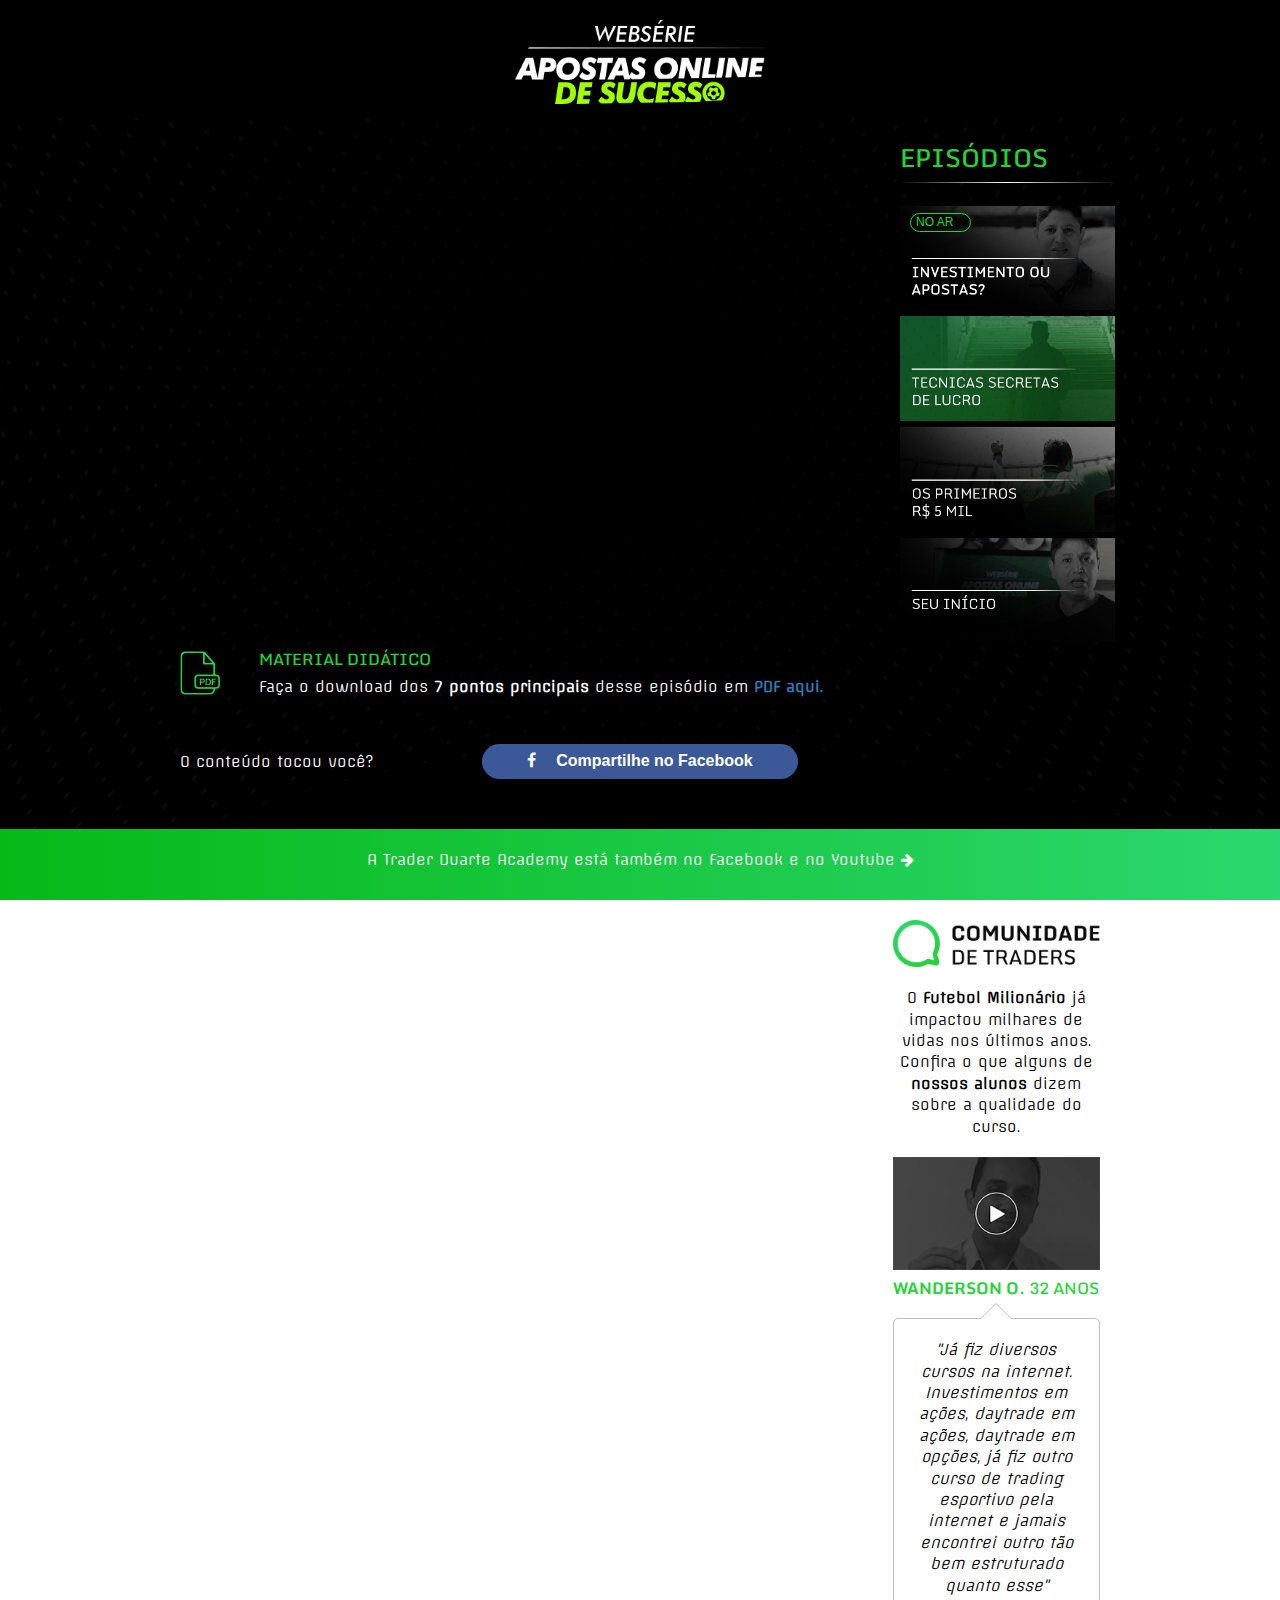
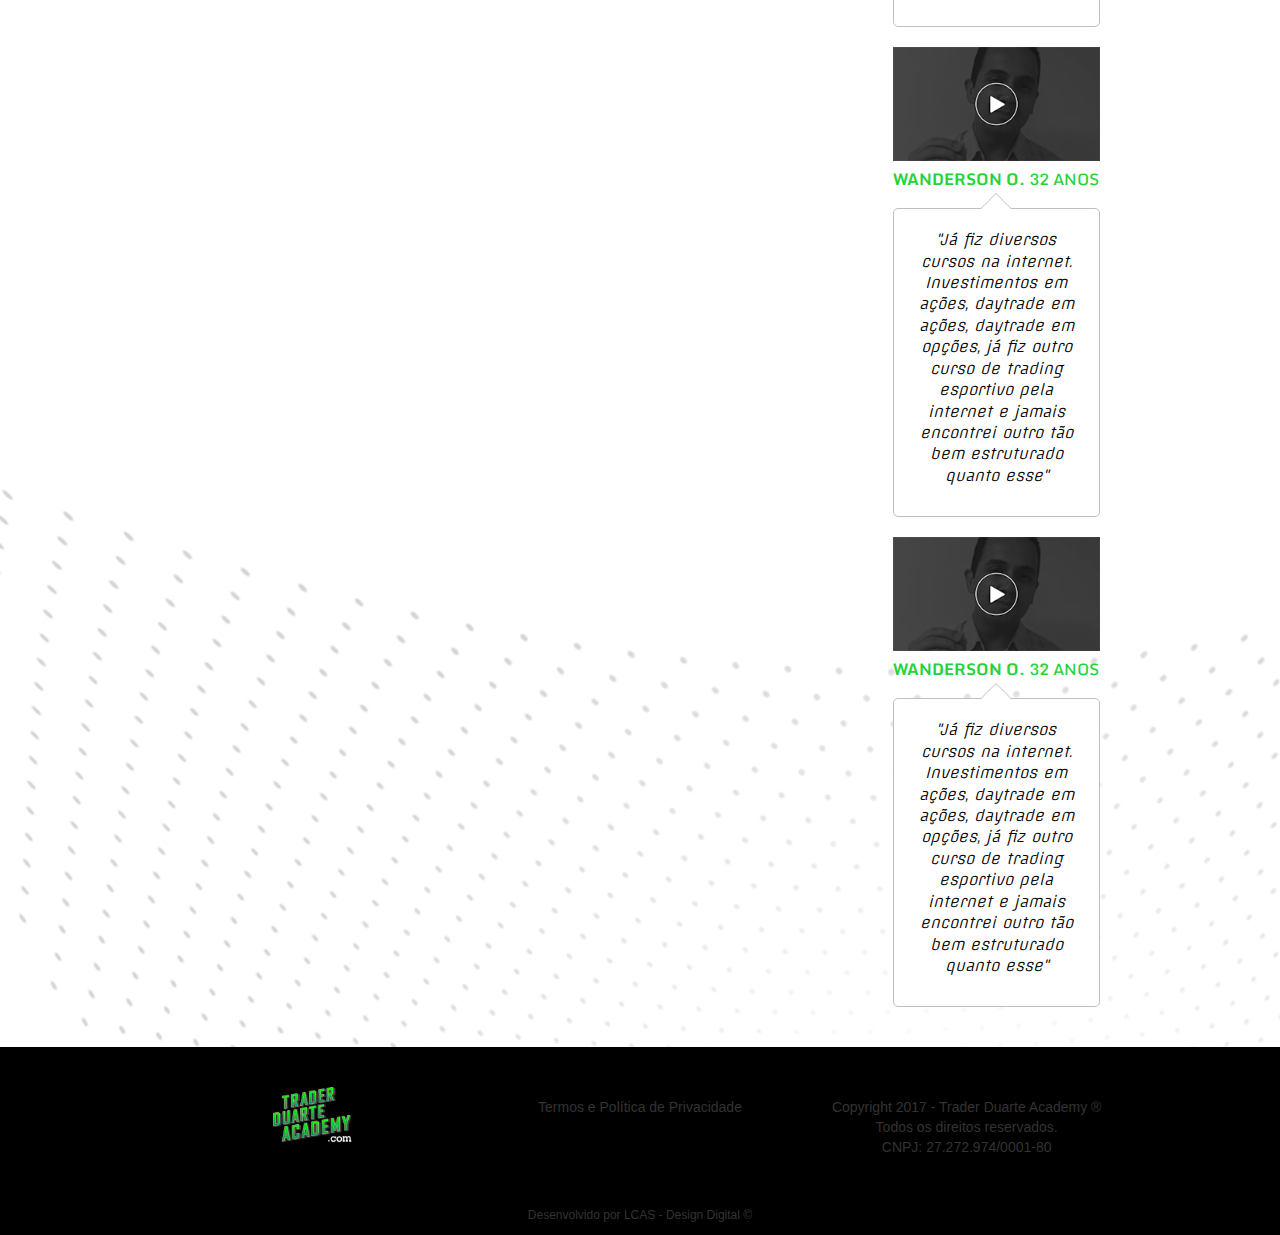
<file: tecnicas-secretas.html>
<!doctype html>
<html>
<head>
<meta charset="utf-8">
<title>Websérie Apostas Online de Sucesso</title>
	<link href="css/videos.css" rel="stylesheet" >
	<script type="text/javascript" src="js/bootstrap.js"></script>
	<script type="text/javascript" src="js/jquery-3.2.1.min.js"></script>	
	<link href="css/bootstrap.css" rel="stylesheet">
	<link rel="stylesheet" href="https://cdnjs.cloudflare.com/ajax/libs/font-awesome/4.7.0/css/font-awesome.min.css">
	<meta name="viewport" content="width=device-width, initial-scale=1.0">
	
	<script src="https://apis.google.com/js/platform.js"></script>

</head>
<body>
			<div id="fb-root"></div>
			<script>(function(d, s, id) {
			  var js, fjs = d.getElementsByTagName(s)[0];
			  if (d.getElementById(id)) return;
			  js = d.createElement(s); js.id = id;
			  js.src = 'https://connect.facebook.net/pt_BR/sdk.js#xfbml=1&version=v2.11';
			  fjs.parentNode.insertBefore(js, fjs);
			}(document, 'script', 'facebook-jssdk'));</script>
	
	
	<section class="video">
		<div class="container">
			
		<div class="logo-head col-md-12"><center><img src="images/logo.png" alt="Websérie Apostas Online de Sucesso"></center></div>
			
			<div class="row">
			
				<div class="videoWrapper col-md-9 ">
				<!-- Copy & Pasted from YouTube -->
				<iframe width="560" height="349" src="http://www.youtube.com/embed/n_dZNLr2cME?rel=0&hd=1" frameborder="0" allowfullscreen></iframe>
				</div>
			
			
			
			<div class="episodios col-md-3 ">
				
					<h2>Episódios</h2>
					<hr class="white-2">
				</div>
						<a href="investimento-ou-apostas.html">		
						<div class="ep1 col-md-3 ">
						<div class="thumb-ep">
						<p class="live">NO AR</p>
						<img src="images/video-1-apostas-online.png">	
						</div>
						</div>
				</a>
				
				<a href="#">
						<div class="ep2 col-md-3 ">
							
						<div class="thumb-ep">
						<img src="images/video-2-2-apostas-online.png">	
						</div>
						</div>
				</a>
					
						<a href="#">
						<div class="ep3 col-md-3 ">
							<div class="lock row"><img src="images/lock.png" alt="Os primeiros 5 mil"></div>
						<div class="thumb-ep">
						<img src="images/video-3-apostas-online.png">	
						</div>
						</div>
				</a>
					
					<a href="#">
						<div class="ep4 col-md-3 ">
							<div class="lock row"><img src="images/lock.png" alt="Seu início"></div>
						<div class="thumb-ep">
						<img src="images/video-4-seu-inicio.png">	
						</div>
						</div>
				</a>
				
				
				
			<div class="row col-md-12"></div>
			
			<div class="material col-md-12">
			<div class="pdf col-md-1"><img src="images/icon-pdf-apostas-online.png" alt="Download .PDF"></div>
			<div class="text-pdf col-md-8">
				<h3>Material Didático</h3>
				<p>Faça o download dos <b>7 pontos principais</b> desse episódio em <a href="#"><b>PDF aqui.</b></a></p></div>
			
			
			<div class="share col-md-4">
				<p>O conteúdo tocou você?</p></div>
				<button class="facebook col-md-4"><i class="fa fa-facebook"> </i><b>Compartilhe no Facebook</b> </button>
			</div>			
		</div></div>
	</section>
	<section class="redes">
	<div class="container">
	<center>
	<div class="content-redes">
	<p>A Trader Duarte Academy está também no Facebook e no Youtube <i class="fa fa-arrow-right"></i></p></div>
	
		
	<div class="fb-like" data-href="https://developers.facebook.com/docs/plugins/" data-layout="button_count" data-action="like" data-size="large" data-show-faces="true" data-share="false"></div>
		
	<div class="g-ytsubscribe" data-channel="GoogleDevelopers" data-layout="default" data-count="default"></div></center>		
	</div></section>
	
	<section class="ca">
	<div class="container">
	<section class="comments col-md-9"></section>
	
	<aside class="col-md-3">
	<center>
	<img class="comunidade" src="images/comunidade-apostas-online.png" alt="Comunidade de Traders">
	<p>O <b>Futebol Milionário</b> já impactou milhares de vidas nos últimos anos. Confira o que alguns de <b>nossos alunos</b> dizem sobre a qualidade do curso.</p>
	
		<div class="depoimentos">
			<div class="de-1">
			<img src="images/v-comunidade-1.png" alt="Depoimento 1">
			<h4><b>Wanderson O.</b> 32 anos</h4>
			<div class="text-box">
			<p><i>"Já fiz diversos cursos na internet. Investimentos em ações, daytrade em ações, daytrade em opções, já fiz outro curso de trading esportivo pela internet e jamais encontrei outro tão bem estruturado quanto esse"</i></p></div>
			</div>
			
			<div class="de-1">
			<img src="images/v-comunidade-1.png" alt="Depoimento 1">
			<h4><b>Wanderson O.</b> 32 anos</h4>
			<div class="text-box">
			<p><i>"Já fiz diversos cursos na internet. Investimentos em ações, daytrade em ações, daytrade em opções, já fiz outro curso de trading esportivo pela internet e jamais encontrei outro tão bem estruturado quanto esse"</i></p></div>
			</div>
			
			<div class="de-1">
			<img src="images/v-comunidade-1.png" alt="Depoimento 1">
			<h4><b>Wanderson O.</b> 32 anos</h4>
			<div class="text-box">
			<p><i>"Já fiz diversos cursos na internet. Investimentos em ações, daytrade em ações, daytrade em opções, já fiz outro curso de trading esportivo pela internet e jamais encontrei outro tão bem estruturado quanto esse"</i></p></div>
			</div>			
		</div></center>
	</aside></div>
	
	</section>
		
	<footer>
			<div class="container">
				<div class="row">
	<center><div class="logo-trader col-md-4"><a href="#"><img class="trader-duarte-academy" alt="Trader Duarte Academy" src="images/logo-trader-duarte-academy.png"></a></div>
		

			
		<p class="texto-footer col-md-4"><a href="politica-privacidade.html" target="_blank">Termos e Política de Privacidade</a></p>
			<p class="texto-footer col-md-4">Copyright 2017 - Trader Duarte Academy ®<br> Todos os direitos reservados.<br>
				CNPJ: 27.272.974/0001-80</p></center>
		</div>
			<div class="LCAS col-md-12"><center>Desenvolvido por <a href="#">LCAS - Design Digital © </a></center></div>
			
			</div>
		</footer>
	
</body>
</html>
</file>
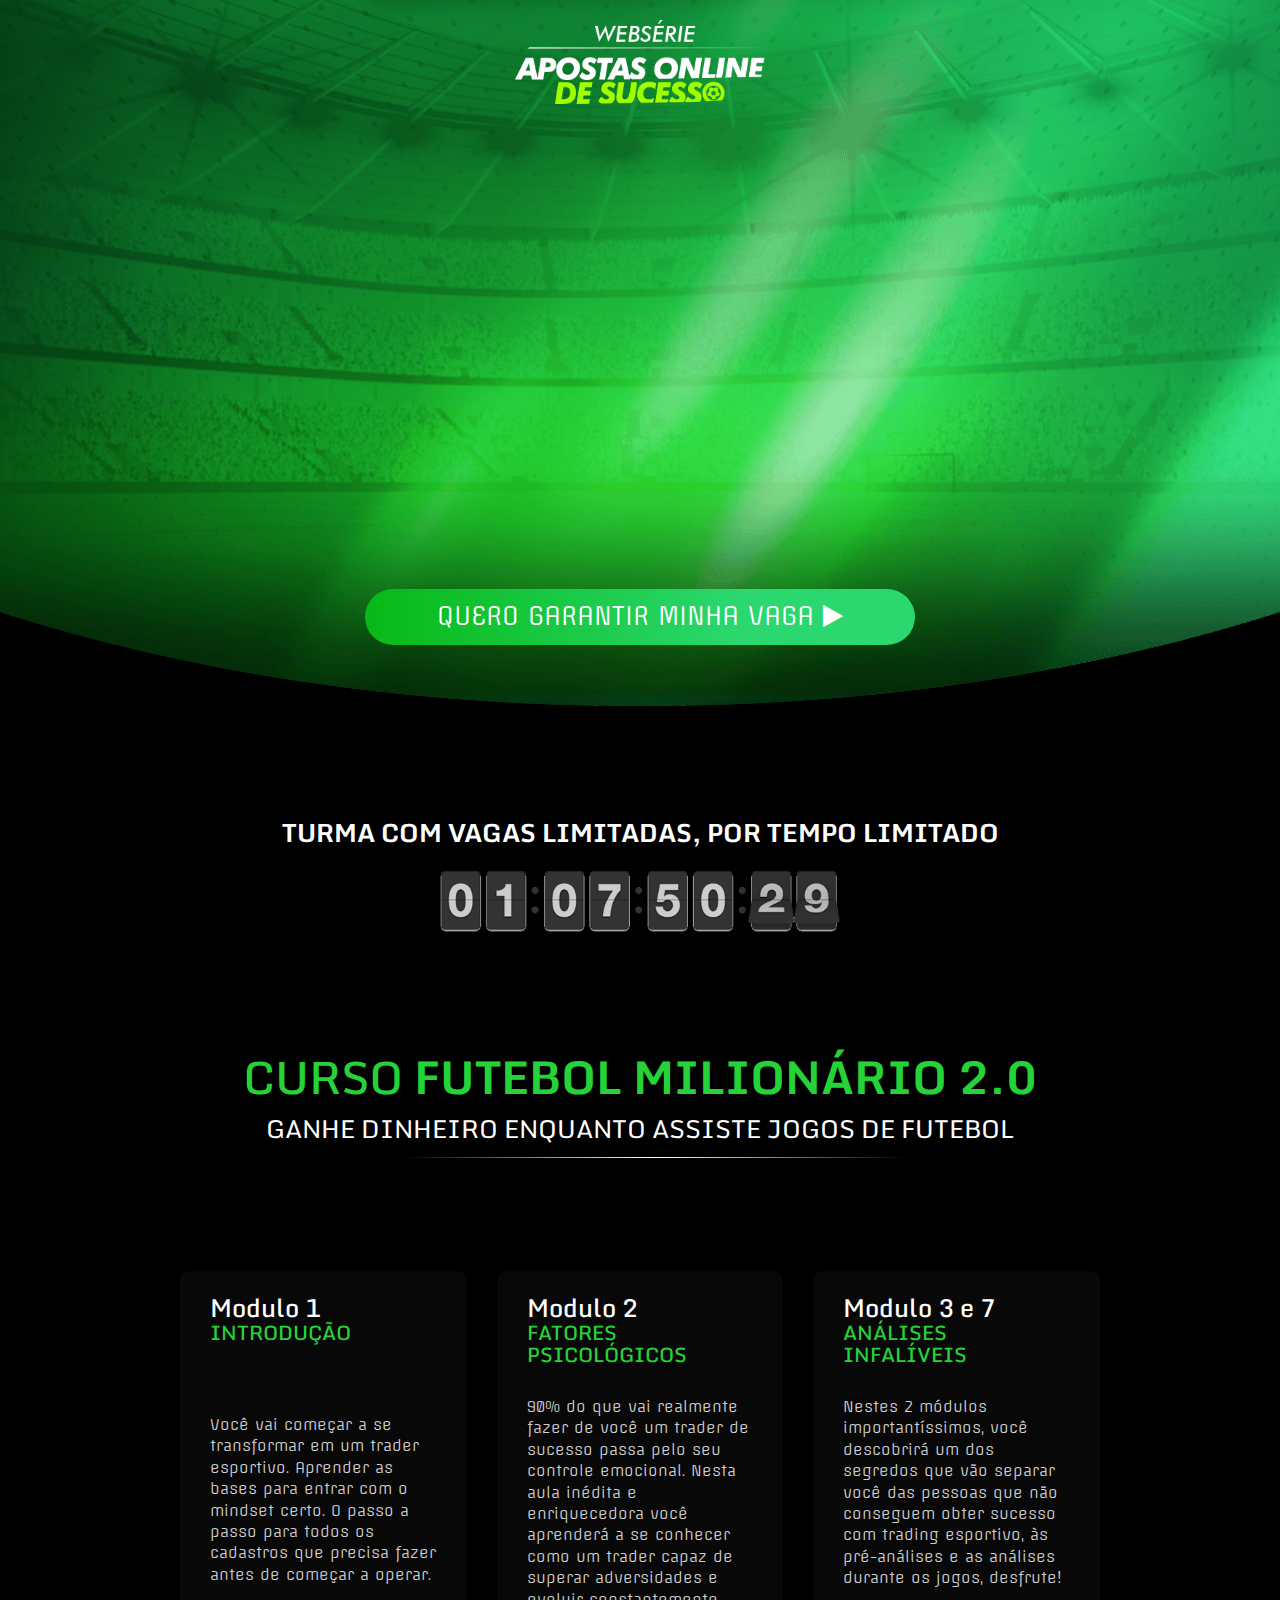
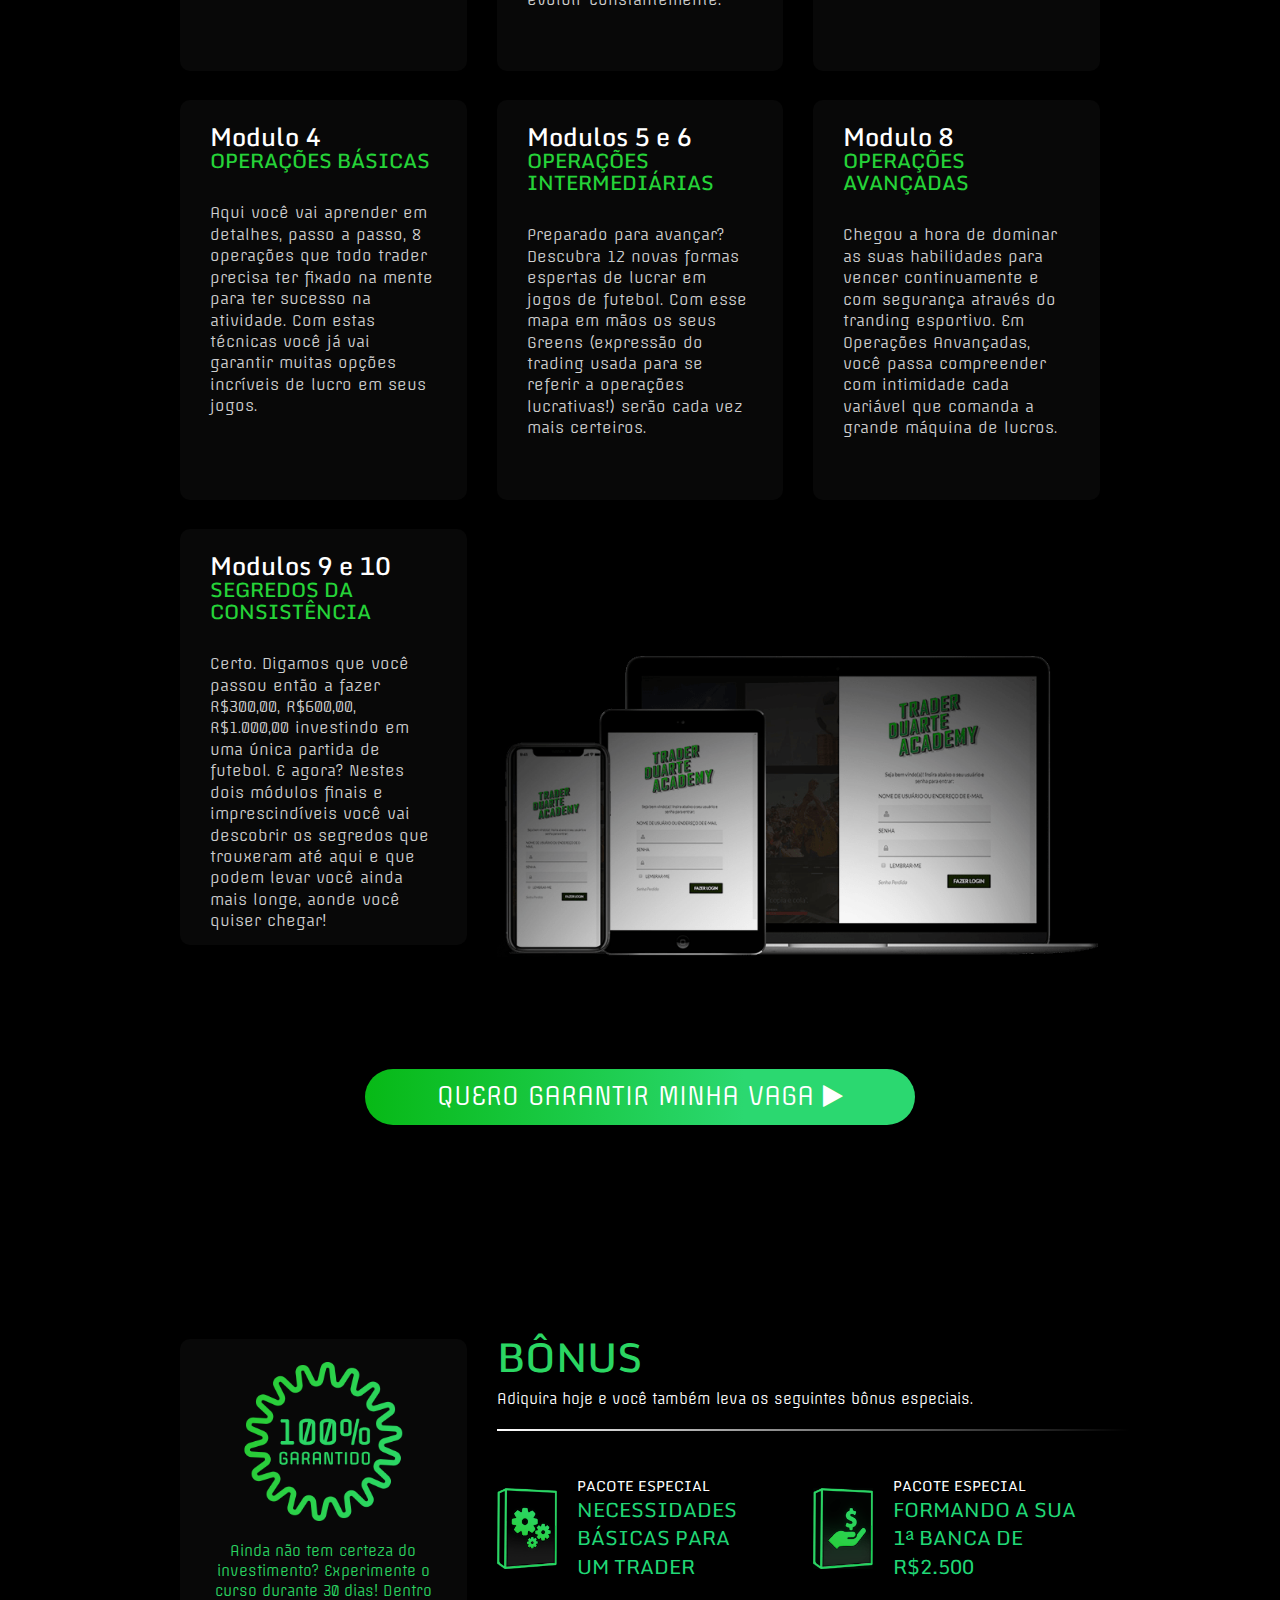
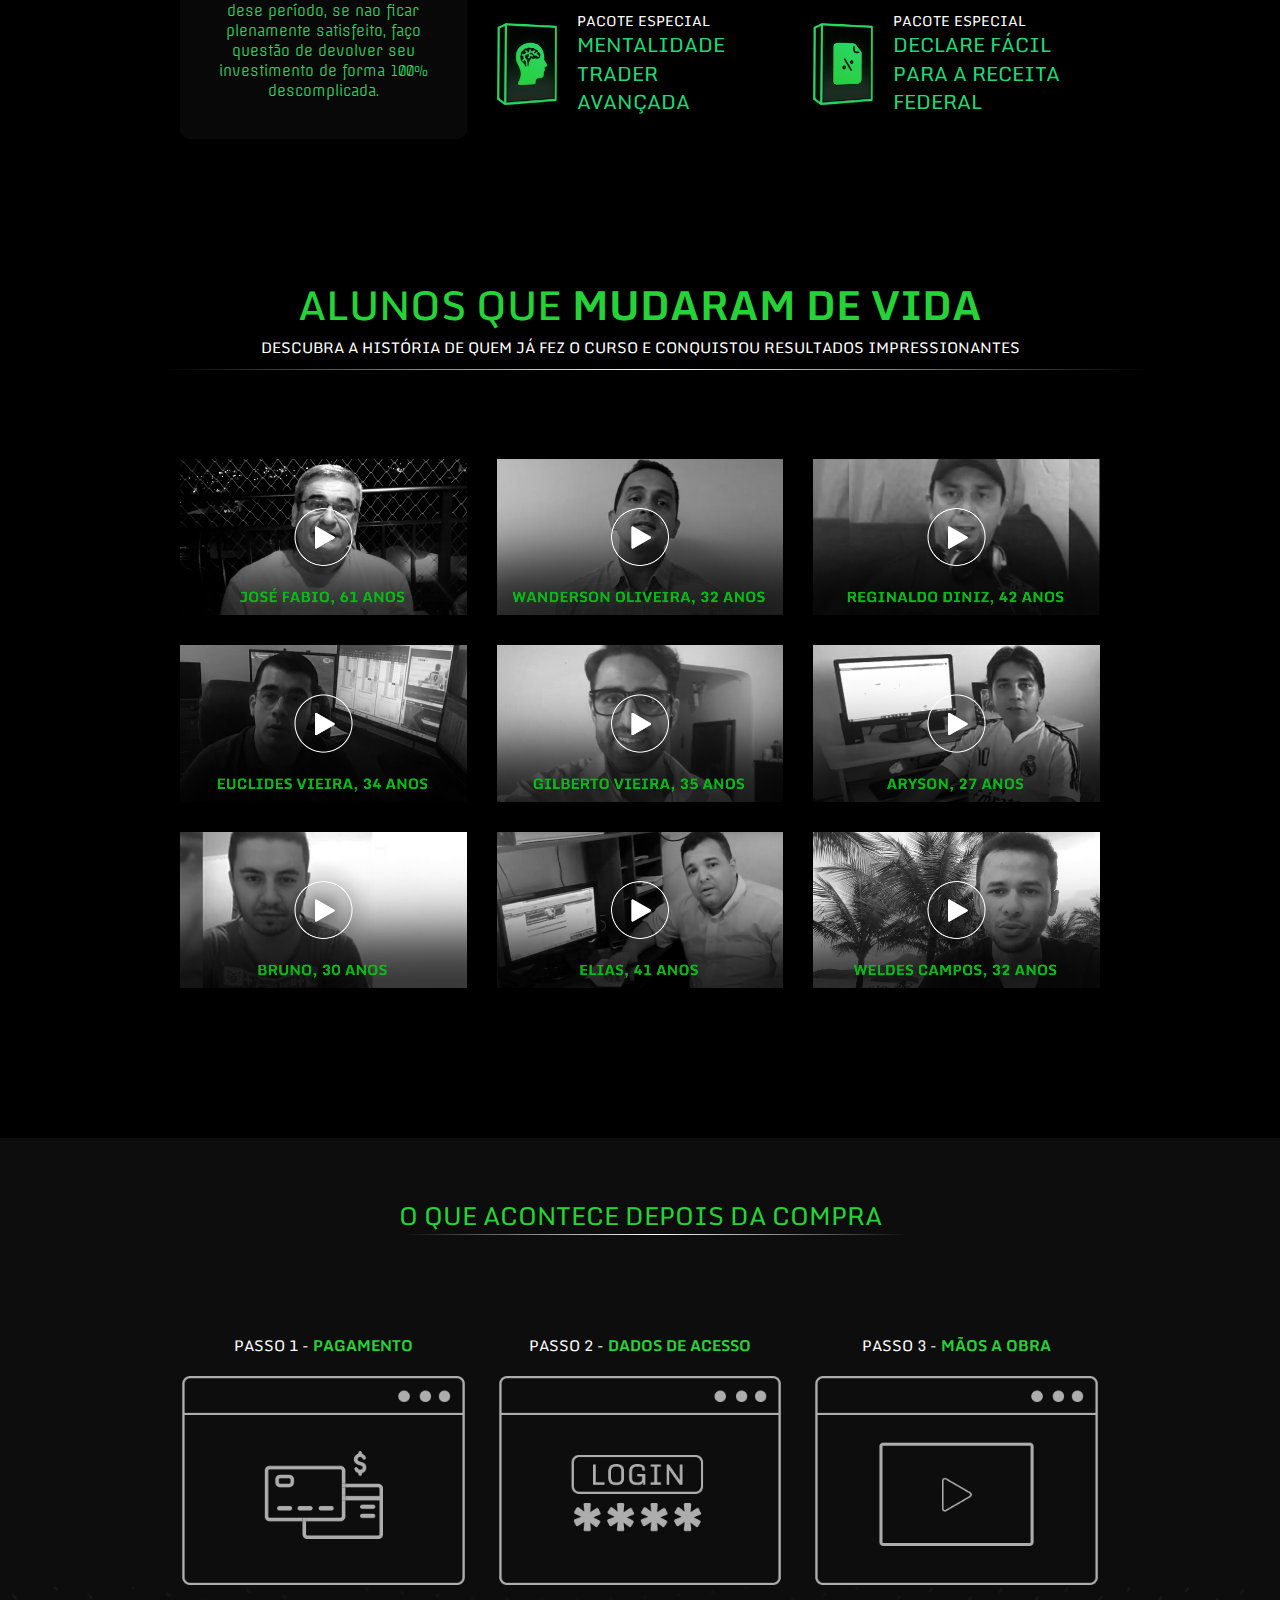
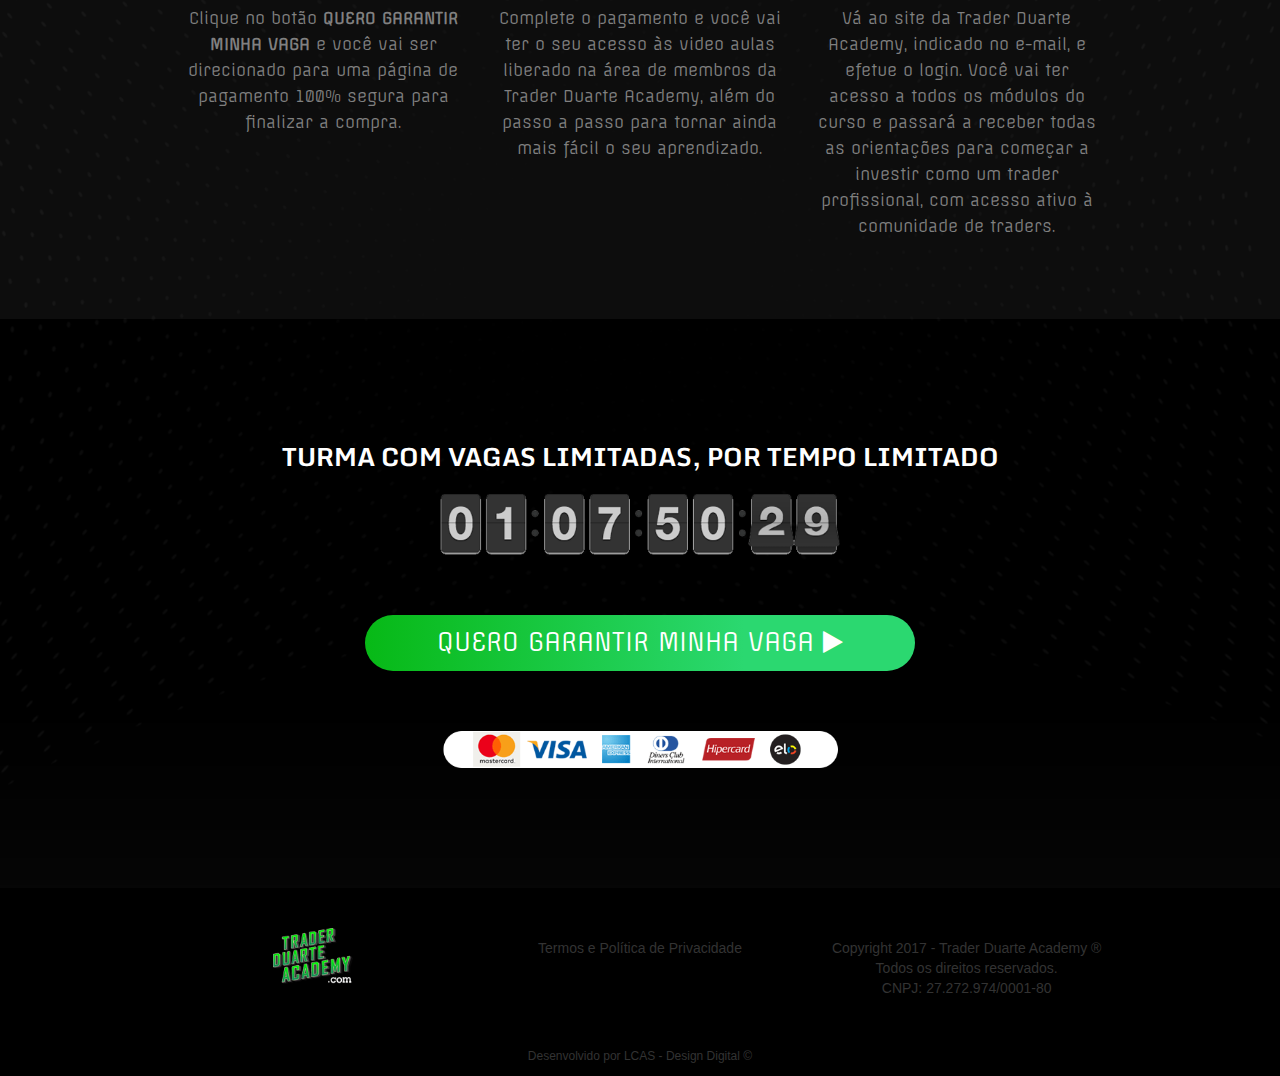
<file: video-4.html>
<!doctype html>
<html>
<head>
<meta charset="utf-8">
<title>Websérie Apostas Online de Sucesso</title>
	<link href="css/style_video4.css" rel="stylesheet" >
	<link rel="stylesheet" href="https://maxcdn.bootstrapcdn.com/bootstrap/3.3.7/css/bootstrap.min.css">
  		<script src="https://ajax.googleapis.com/ajax/libs/jquery/3.3.1/jquery.min.js"></script>
  	<script src="https://maxcdn.bootstrapcdn.com/bootstrap/3.3.7/js/bootstrap.min.js"></script>
	<link rel="stylesheet" href="https://cdnjs.cloudflare.com/ajax/libs/font-awesome/4.7.0/css/font-awesome.min.css">
	<meta name="viewport" content="width=device-width, initial-scale=1.0">	
</head>
<body>
	
	<div class="modal fade" id="cta-form-2" role="dialog">
		<div class="modal-dialog">
			<div class="modal-content">
				<div class="modal-header">
					<button class="close" type="button" data-dismiss="modal">
					<span aria-hidden="true">&times;</span>
					</button>
					<h3 class="modal-title">
					<center>
					Sim! Quero realizar minha inscrição no curso Futebol Milionário 2.0 agora:
					</center>	
					</h3>
				</div>
				<div class="modal-body">					
					<center>
					<form accept-charset="UTF-8" action="https://em312.infusionsoft.com/app/form/process/66769b93db0f4c9e152c6cef481ce646" class="infusion-form" id="inf_form_66769b93db0f4c9e152c6cef481ce646" method="POST">
					<input name="inf_form_xid" type="hidden" value="66769b93db0f4c9e152c6cef481ce646" />
					<input name="inf_form_name" type="hidden" value="Clicou Checkout" />
					<input name="infusionsoft_version" type="hidden" value="1.69.0.7" />
					<div class="infusion-field">
						<label for="inf_field_FirstName"></label>
						<input class="infusion-field-input-container" id="inf_field_FirstName" name="inf_field_FirstName" placeholder="Seu nome..." type="text" />
					</div>
					<div class="infusion-field">
						<label for="inf_field_Email"></label>
						<input class="infusion-field-input-container" id="inf_field_Email" name="inf_field_Email" placeholder="O e-mail que você mais usa..." type="text" />
					</div>
					<div class="infusion-field">
						<label for="inf_field_Phone1"></label>
						<input class="infusion-field-input-container" id="inf_field_Phone1" name="inf_field_Phone1" placeholder="Telefone com DDD..." type="text" />
					</div>
					<div>
						<div>&nbsp;</div>
					</div>
					<div class="infusion-submit">
						<button class="infusion-recaptcha" id="recaptcha_66769b93db0f4c9e152c6cef481ce646" type="submit">SEGUIR PARA A SEGUNDA ETAPA <i class="fa fa-play"></i></button>
					</div>
				</form>
				</center>
										
				</div>
			</div>
		</div>	
	</div>
	
	
	
		<main class="video-4">
			
			<section class="video-4-head">
				<div class="container">
					
					
					<div class="logo-head col-md-12"><center><img src="images/logo.png" alt="Websérie Apostas Online de Sucesso"></center></div>					
					
					
					<div class="videoWrapper col-md-10 col-md-offset-1">			
					<iframe width="100%" height="500" src="http://www.youtube.com/embed/n_dZNLr2cME?rel=0&hd=1" frameborder="0" allowfullscreen></iframe>
					</div>
					
					<div class="col-md-12">
					<center>
						<button class="cta-video" data-toggle="modal" data-target="#cta-form-2">Quero garantir minha vaga <i class="fa fa-play"></i></button>
					</center>
					</div>	
					
				</div>		
			</section>	
			
			
			<section class="countdown">
			<div class="container">	
			
			<div class="col-md-12 col-sm-12 col-xs-12">
			<center>
			<p>Turma com vagas limitadas, por tempo limitado</p>
			<img src="images/countdown.png" alt="Contagem Regressiva">
			</center>		
			</div>
			</div>	
			
			</section>
			
			
			<section class="modulos">
				<div class="container">
					
				<center>
				<h1>Curso <b>Futebol Milionário 2.0</b></h1>
				<p class="sub">Ganhe dinheiro enquanto assiste jogos de futebol</p>
				<hr class="white-2 col-md-6 col-md-offset-3">			
				</center>
				
				<div class="modulos-wrap">	
					
				<div class="col-md-4">
				<div class="cards" id="card-1">
					<h2>Modulo 1</h2>
					<h3>Introdução </h3><br><br>
					<p>Você vai começar a se transformar em um trader esportivo. Aprender as bases para entrar com o mindset certo. O passo a passo para todos os cadastros que precisa fazer antes de começar  a operar.</p>				
				</div>
				</div>
				
				<div class="col-md-4">
				<div class="cards" id="card-2">
					<h2>Modulo 2</h2>
					<h3>Fatores Psicológicos</h3>
					<p>90% do que vai realmente fazer de você um trader de sucesso passa pelo seu controle emocional. Nesta aula inédita e enriquecedora você aprenderá a se conhecer como um trader capaz de superar adversidades e evoluir constantemente.</p>		
				</div>
				</div>
				
				<div class="col-md-4">
				<div class="cards" id="card-3">
					<h2>Modulo 3 e 7</h2>
					<h3>Análises Infalíveis</h3>
					<p>Nestes 2 módulos importantíssimos, você descobrirá um dos segredos que vão separar você das pessoas que não conseguem obter sucesso com trading esportivo, às pré-análises e as análises durante os jogos, desfrute!</p>		
				</div>
				</div>
				
				<div class="col-md-4">
				<div class="cards" id="card-4">
					<h2>Modulo 4</h2>
					<h3>Operações básicas</h3>
					<p>Aqui você vai aprender em detalhes, passo a passo, 8 operações que todo trader precisa ter fixado na mente para ter sucesso na atividade. Com estas técnicas você já vai garantir muitas opções incríveis de lucro em seus jogos.</p>		
				</div>
				</div>
				
				<div class="col-md-4">
				<div class="cards" id="card-5">
					<h2>Modulos 5 e 6</h2>
					<h3>Operações Intermediárias</h3>
					<p>Preparado para avançar? Descubra 12 novas formas espertas de lucrar em jogos de futebol. Com esse mapa em mãos os seus Greens (expressão do trading usada para se referir a operações lucrativas!) serão cada vez mais certeiros.</p>		
				</div>
				</div>
				
				<div class="col-md-4">
				<div class="cards" id="card-6">
					<h2>Modulo 8</h2>
					<h3>Operações Avançadas</h3>
					<p>Chegou a hora de dominar as suas habilidades para vencer continuamente e com segurança através do tranding esportivo. Em Operações Anvançadas, você passa compreender com intimidade cada variável que comanda a grande máquina de lucros.</p>		
				</div>
				</div>
				
				<div class="col-md-4">
				<div class="cards" id="card-7">
					<h2>Modulos 9 e 10</h2>
					<h3>Segredos da Consistência</h3>
					<p>Certo. Digamos que você passou então a fazer R$300,00, R$600,00, R$1.000,00 investindo em uma única partida de futebol. E agora? Nestes dois módulos finais e imprescindíveis você vai descobrir os segredos que trouxeram até aqui e que podem levar você ainda mais longe, aonde você quiser chegar!</p>
				</div>
				</div>
				
				<div class="card-image col-md-8">
				<img src="images/mockup_traderacademy.png" alt="Mockup Trader Duarte Academy">
				</div>
					
				</div>
				
				<div class="col-md-12" id="cta2">
					<center>
						<button class="cta-video" data-toggle="modal" data-target="#cta-form-2">Quero garantir minha vaga <i class="fa fa-play"></i></button>
					</center>
					</div>
					
				</div>
			</section>
			
			<section class="bonus">
				<div class="container">
				
				<div class="col-md-4">
				<div class="cards" id="card-selo">
					<center>
					<img src="images/selo-garantido.png" alt="100% Garantido">
					<p>Ainda não tem certeza do investimento? Experimente o curso durante 30 dias! Dentro dese período, se nao ficar plenamente satisfeito, faço questão de devolver seu investimento de forma 100% descomplicada.</p>
					</center>
				</div>
				</div>
				
				<div class="col-md-8">
					<h4>Bônus</h4>
					<p>Adiquira hoje e você também leva os seguintes bônus especiais.</p>
					<hr class="white col-md-12" style="margin-bottom:30px;">
					
				</div>	
				
				<div class="pack-wrap">
					
				<div class="pack col-md-4">
					<table>
					<tr>
						<td>
						<img src="images/pack-1.png" alt="Pacote Especial 1">
						</td>
						
						<td valign="top">
						<p>Pacote Especial</p>	
						<div class="pack-sub">
						<p class="pack-sub">Necessidades básicas para um trader</p>
							</div>
						</td>
					</tr>
					</table>
				</div>		
				
				<div class="pack col-md-4">
					<table>
					<tr>
						<td>
						<img src="images/pack-2.png" alt="Pacote Especial 2">
						</td>
						
						<td valign="top">
						<p>Pacote Especial</p>
						<div class="pack-sub">	
						<p class="pack-sub">Formando a sua 1ª banca de R$2.500</p>
						</div>
						</td>
					</tr>
					</table>
				</div>
				
				<div class="pack col-md-4">
					<table>
					<tr>
						<td>
						<img src="images/pack-3.png" alt="Pacote Especial 4">
						</td>
						
						<td valign="top">
						<p>Pacote Especial</p>
						<div class="pack-sub">
						<p class="pack-sub">Mentalidade Trader Avançada</p>
						</div>
						</td>
					</tr>
					</table>
				</div>
				
				<div class="pack col-md-4">
					<table>
					<tr>
						<td>
						<img src="images/pack-4.png" alt="Pacote Especial 4">
						</td>
						
						<td valign="top">
						<p>Pacote Especial</p>
						<div class="pack-sub">	
						<p>Declare fácil para a Receita Federal</p>	</div>	
						</td>
					</tr>
					</table>
				</div>
				</div>
					
				</div>
			</section>
				
			<section class="depoimentos col-md-12">
				<div class="container">
				
				<center>
				<h4>Alunos que <b>mudaram de vida</b></h4>
				<p>Descubra a história de quem já fez o curso e conquistou resultados impressionantes</p>
				<hr class="white-2 col-md-12 ">
				</center>
					
					
				<div class="thumbs">
				<div class="video-depoimento col-md-4">
					<img src="images/depoimento-1.png" alt="Depoimento" style="width: 100%;">				
				</div>
				
				<div class="video-depoimento col-md-4">
					<img src="images/depoimento-2.png" alt="Depoimento" style="width: 100%;">				
				</div>
				
				<div class="video-depoimento col-md-4">
					<img src="images/depoimento-3.png" alt="Depoimento" style="width: 100%;">				
				</div>
				
				<div class="video-depoimento col-md-4">
					<img src="images/depoimento-4.png" alt="Depoimento" style="width: 100%;">				
				</div>
				
				<div class="video-depoimento col-md-4">
					<img src="images/depoimento-5.png" alt="Depoimento" style="width: 100%;">				
				</div>
				
				<div class="video-depoimento col-md-4">
					<img src="images/depoimento-6.png" alt="Depoimento" style="width: 100%;">				
				</div>
				
				<div class="video-depoimento col-md-4">
					<img src="images/depoimento-7.png" alt="Depoimento" style="width: 100%;">				
				</div>
				
				<div class="video-depoimento col-md-4">
					<img src="images/depoimento-8.png" alt="Depoimento" style="width: 100%;">				
				</div>
				
				<div class="video-depoimento col-md-4">
					<img src="images/depoimento-9.png" alt="Depoimento" style="width: 100%;">				
				</div>
				</div>
					
				</div>
			</section>
				
			<section class="compra col-md-12">
				
				<div class="container">
					
					<center>
					<h7>O que acontece depois da compra</h7><br>
					<hr class="white-2 col-md-6 col-md-offset-3" style="margin-bottom: 80px;">
					</center>
					
					<div class="col-md-4">
					<center>
						<p class="top">Passo 1 - <b style="color:#25d338">Pagamento</b></p>
					<img src="images/screen-1.png" alt="Pagamento" style="width: 100%;">
					<p class="copy">Clique no botão <b>QUERO GARANTIR MINHA VAGA</b> e você vai ser direcionado para uma página de pagamento 100% segura para finalizar a compra.</p>
					</center>
					</div>
					
					<div class="col-md-4">
					<center>
						<p class="top">Passo 2 -<b style="color:#25d338"> Dados de Acesso</b></p>
					<img src="images/screen-2.png" alt="Dados de Acesso" style="width: 100%;">
					<p class="copy">Complete o pagamento e você vai ter o seu acesso às video aulas liberado na área de membros da Trader Duarte Academy, além do passo a passo para tornar ainda mais fácil o seu aprendizado.</p>
					</center>
					</div>
					
					<div class="col-md-4">
					<center>
					<p class="top">Passo 3 -<b style="color:#25d338"> Mãos a Obra</b></p>
					<img src="images/screen-3.png" alt="Mãos a Obra" style="width: 100%;">
					<p class="copy">Vá ao site da Trader Duarte Academy, indicado no e-mail, e efetue o login. Você vai ter acesso a todos os módulos do curso e passará a receber todas as orientações para começar a investir como um trader profissional, com acesso ativo à comunidade de traders.</p>
					</center>
					</div>
			
				</div>
			</section>
			<div class="row"></div>
			<section class="final">
				<div class="container">
					
					<center>
					<p>Turma com vagas limitadas, por tempo limitado</p>
					<img src="images/countdown.png" alt="Contagem Regressiva">
					</center>
					
					<div class="col-md-12">
					<center>
						<button class="cta-video" data-toggle="modal" data-target="#cta-form-2" id="cta3">Quero garantir minha vaga <i class="fa fa-play"></i></button>
					</center>
					</div>
					
					<center>
					<img src="images/pagamento.png" alt="Formas de Pagamento">
					</center>					
				</div>
			</section>
			<div class="row"></div>
		</main>
		<footer>
			<div class="container">
				<div class="row">
	<center><div class="logo-trader col-md-4"><a href="#"><img class="trader-duarte-academy" alt="Trader Duarte Academy" src="images/logo-trader-duarte-academy.png"></a></div>
		

			
		<p class="texto-footer col-md-4"><a href="politica-privacidade.html" target="_blank">Termos e Política de Privacidade</a></p>
			<p class="texto-footer col-md-4">Copyright 2017 - Trader Duarte Academy ®<br> Todos os direitos reservados.<br>
				CNPJ: 27.272.974/0001-80</p></center>
		</div>
			<div class="LCAS col-md-12"><center>Desenvolvido por <a href="#">LCAS - Design Digital © </a></center></div>
			
			</div>
		</footer>
	
</body>
</html>
</file>
<file: css/style.css>
@charset "utf-8";
@import url('https://fonts.googleapis.com/css?family=Monda:400,700|Offside&subset=latin-ext');
/* CSS Document */
body{
	margin: 0;
}
.container{
			max-width: 980px;
		}

/* -------------------MODAL--------------------- */

.modal{
	padding-top: 10%;
}

body .modal-dialog{
	width:  680px;
}

.modal-title{
	font-family: "Monda";
	color: black;
	text-transform: uppercase;
	font-weight: 700;
}



.infusion-field{
	font-family: 'Offside', cursive;
	font-size: 25px;
	text-transform: uppercase;
	max-height: 80px;
	padding: 0 20px;
}

.infusion-field-input-container{
	border: solid 1px #BFBFBF;
	border-radius: 50px;
	padding: 10px 20px;
	width: 100%;
}

.infusion-submit{
	padding: 0 20px;
}

.infusion-recaptcha{
	font-family: 'Offside', cursive;
	font-size: 25px;
	text-transform: uppercase;
	border: none;
	border-radius: 50px;
	padding: 10px 30px;
	margin:10px 0 30px;
    cursor: pointer;
	width: 100%;
	color: white;
	background: rgba(7,185,22,1);
	background: -moz-linear-gradient(left, rgba(7,185,22,1) 0%, rgba(43,216,112,1) 69%, rgba(43,216,112,1) 100%);
	background: -webkit-gradient(left top, right top, color-stop(0%, rgba(7,185,22,1)), color-stop(69%, rgba(43,216,112,1)), color-stop(100%, rgba(43,216,112,1)));
	background: -webkit-linear-gradient(left, rgba(7,185,22,1) 0%, rgba(43,216,112,1) 69%, rgba(43,216,112,1) 100%);
	background: -o-linear-gradient(left, rgba(7,185,22,1) 0%, rgba(43,216,112,1) 69%, rgba(43,216,112,1) 100%);
	background: -ms-linear-gradient(left, rgba(7,185,22,1) 0%, rgba(43,216,112,1) 69%, rgba(43,216,112,1) 100%);
	background: linear-gradient(to right, rgba(7,185,22,1) 0%, rgba(43,216,112,1) 69%, rgba(43,216,112,1) 100%);
}

/* -------------------HEADER--------------------- */
header{
	background-image: url(../images/back.png);
	background-position: top center;
	background-repeat: no-repeat;
	background-color: #000000;

}
hr.white{
	border: 0;
	height: 2px;
	background: -webkit-linear-gradient(left, white, rgba(0,0,0,0));
}
hr.white-2{
	border: 0;
	height: 1px;
	background: -webkit-linear-gradient(left, rgba(0,0,0,0), white, rgba(0,0,0,0));
	margin-top: 0;
}

p::selection {
  background: #a1ff00;
}
p::-moz-selection {
  background: #a1ff00;
}

.logo img{
	width: 90%;
	margin: 30px 0 0 0;
	float: left;
	position: absolute;
}

.left p{
	font-family: 'Offside', cursive;
	color: white;
	margin: 230px 0 0 0;
	font-size: 23px;
	text-shadow: 10px 5px 40px black;
}

.right img{
	float: left;
	width: 480px;
	position: absolute;
	margin: 50px 0 0 0;

}


.bold {	
	color: #a1ff00;	font-family: 'Monda', sans-serif; font-weight: 700;
}
.bold-2 { font-family: 'Monda', sans-serif;font-weight: 700;}



.cta{
	font-family: 'Offside', cursive;
	text-transform: uppercase;
	border: none;
	border-radius: 50px;
	padding: 10px 30px;
	margin: 30px 0 0 0;
    cursor: pointer;
	color: white;
	background-color: black;
	font-size: 18px;
	 -webkit-transition: all .4s ease-in-out;
	transition: all .4s ease-in-out;
}
.cta:hover{
	transform: scale(1.02);
	background-color: #a1ff00;
	color: black;
}

#cta-home-2{
	font-family: 'Offside', cursive;
	font-size: 25px;
	text-transform: uppercase;
	border: none;
	border-radius: 50px;
	padding: 10px 30px;
	margin-top:  50px;
    cursor: pointer;
	width: 550px;
	color: white;
	background: rgba(7,185,22,1);
	background: -moz-linear-gradient(left, rgba(7,185,22,1) 0%, rgba(43,216,112,1) 69%, rgba(43,216,112,1) 100%);
	background: -webkit-gradient(left top, right top, color-stop(0%, rgba(7,185,22,1)), color-stop(69%, rgba(43,216,112,1)), color-stop(100%, rgba(43,216,112,1)));
	background: -webkit-linear-gradient(left, rgba(7,185,22,1) 0%, rgba(43,216,112,1) 69%, rgba(43,216,112,1) 100%);
	background: -o-linear-gradient(left, rgba(7,185,22,1) 0%, rgba(43,216,112,1) 69%, rgba(43,216,112,1) 100%);
	background: -ms-linear-gradient(left, rgba(7,185,22,1) 0%, rgba(43,216,112,1) 69%, rgba(43,216,112,1) 100%);
	background: linear-gradient(to right, rgba(7,185,22,1) 0%, rgba(43,216,112,1) 69%, rgba(43,216,112,1) 100%);
	 -webkit-transition: all .4s ease-in-out;
	transition: all .4s ease-in-out;
}

#cta-home-2:hover{
	transform: scale(1.05);
}


.videos{
	margin: 100px 0;
}


.thumb img{
	width: 100%;
}

.lock{
	position: absolute;
	background-color: rgba(0,0,0,0.6);
	width: 90%;
	height: 100%;
	transition: .4s;
	opacity: 0;
}
.lock img{
	margin:0;padding: 0;
	position: absolute;
	top: 50%;
	left: 50%;
	transform: translateX(-50%) translateY(-50%);
}

.lock:hover{
	opacity: 100;

}

.video{
	transition: .4s;
}

.video:hover{
	transform: scale(1.05);
}

/* -------------------CONTENT--------------------- */

.bold-3 {color: #2bd86f; font-family: 'Offside', cursive;}

.topicos{
	background-color: black;
	margin: 100px 0 0 0;
}
main{
	background-image: url(../images/back-2_03.png);
	background-size: 100%;
	background-color: black;
	background-position: bottom;
	background-repeat: no-repeat;
	padding-bottom: 100px;
}

.topicos h2{
	font-family: 'Monda', sans-serif;
	color: #25d338;
	text-transform: uppercase;
	font-size: 25px;

}
.trader h3{
	font-family: 'Monda', sans-serif;
	color: #2bd86f;
	text-transform: uppercase;
	font-size: 25px;
}
.topicos img{
	width: 130px;
	margin: 0 0 20px 0;
}
.topico{
	margin: 60px 0 0 0px;}

.topicos p{
	font-family: 'Offside', cursive;
	color: white;
	font-size: 15px;
	line-height: 35px;
	padding: 0 10px;
}



.trader{
	margin: 150px 0 0 0;
}

.trader img{
	width: 90%;
}

.trader p{
	font-family: 'Offside', cursive;
	color: white;
	font-size: 16px;
	line-height: 30px;
}

.trader-duarte p{
	margin: 50px 0 50px 0;}

.foto-trader{
	margin: 50px 0 10px;
}

li{
	display: inline-block;
	margin: 20px 5px;	
}
ul{
	padding: 0;

}

.trader i{
	width: 30px;
	height: 30px;
	padding: 8px 0;
	border: 1px white solid;
	border-radius: 50px;
	color: white;
	 -webkit-transition: all .2s ease-in-out;
	transition: all .2s ease-in-out;
}

.trader i:hover{
	color: #2bd86f;
	border: 1px solid #2bd86f;
}

/* -------------------FOOTER--------------------- */

footer{
	background-color: black;
}

footer img{
	width: 80px;
	margin: 40px;
	
}
footer p{
	margin: 50px 0;
	
}
footer a{
	text-decoration: none;
	color:#333333;
}

.LCAS{
	font-size: 12px;
	margin-bottom: 10px;
}
</file>
<file: css/style_ebook-confirmacao.css>
@charset "utf-8";
@import url('https://fonts.googleapis.com/css?family=Monda:400,700|Offside&subset=latin-ext');
/* CSS Document */
.container{
			max-width: 980px;
		}

hr.white{
	border: 0;
	height: 2px;
	background: -webkit-linear-gradient(left, white, rgba(0,0,0,0));
}
hr.white-2{
	border: 0;
	height: 1px;
	background: -webkit-linear-gradient(left, rgba(0,0,0,0), white, rgba(0,0,0,0));
	margin-top: 0;
}

.ebook-confirmacao{

	background-image: url(../images/back-confirma.png);
	background-size: contain;
	background-position: bottom;
	background-repeat: no-repeat;
	background-color: black;
}

.ebook-head-confirma{
	padding-top: 100px;
	background-image: url(../images/bg-ebook.png);
	background-size: cover;
	background-position: top center;
	background-repeat: no-repeat;
	background-color: #000000;

}

#mail-icon{
	width: 200px;
	position: absolute;
	margin-left: -40px;
}



.ebook-head-confirma img{
	width: 100%;
	margin-bottom: 50px;
}

.ebook-head-confirma h1{
	font-family: 'Monda';
	text-transform: uppercase;
	font-size: 35px;
	color: #25d338;
	margin: 150px 0 0 0;
}

.ebook-head-confirma p{
	font-family: 'Monda';
	text-transform: uppercase;
	color: white;
	font-size: 20px;
	padding-bottom: 100px;
}
/* -------------------BOX--------------------- */


.confirma-email{
	margin: 100px 0 0 0;
}

.box-confirma{
	border: solid 1px #2bd86f;
	border-radius: 5px;
	height: 300px;	
}

.box-confirma h2{
	font-family: 'Monda', sans-serif;
	color: #2bd86f;
	text-transform: uppercase;
	font-size: 25px;
	padding: 50px;
}

.box-confirma p{
	font-family: 'Monda', sans-serif;
	color: white;
	font-size: 25px;
	font-weight: 700;
}


/* -------------------O QUE SERA FALADO--------------------- */

.oque-sera-falado{
	padding: 50px 0;
	
}

.oque-sera-falado h3{
	font-family: 'Monda', sans-serif;
	color: #2bd86f;
	text-transform: uppercase;
	font-size: 28px;
}

.box{
	background-color: rgba(255,255,255,.05);
	border-radius: 10px;
	padding: 50px 0 0 0;
	margin: 60px 0;
}


.oque-sera-falado ul {
  	padding: 0;
}

.oque-sera-falado li {
	margin: 0;
	list-style: none;
	background-image: url(../images/check-icon.png);
	background-repeat: no-repeat;
	padding-bottom: 50px;
	line-height: 30px;
    padding-left:90px;
	padding-right: 20px;
	display: block;
	color: white;
	font-family: 'Offside';
	font-size: 16px;

}
.oque-sera-falado p{
	color: #2bd86f;
	font-family: 'Offside';
	font-size: 18px;
	line-height: 30px;
	padding: 40px 0;
}


/* -------------------ACESSO EMAIL--------------------- */

.acesso-email{
	margin: 50px 0;
}

.acesso-email h3{
	margin: 40px 0;
	font-family: 'Monda', sans-serif;
	text-transform: uppercase;
	font-size: 25px;
	color: #25d338;
}

.acesso-email ul{
	margin: 50px 0 0px;
}

.acesso-email li{
	color:rgba(43,216,112,1);
	color:-moz-linear-gradient(left, rgba(43,216,112,1) 0%, rgba(43,216,112,1) 32%, rgba(37,211,58,1) 100%);
	color: -webkit-linear-gradient(left, rgba(43,216,112,1) 0%, rgba(43,216,112,1) 32%, rgba(37,211,58,1) 100%);
	-webkit-box-shadow: -10px 4px 50px -16px rgba(37,211,58,.5);
	-moz-box-shadow: -10px 4px 50px -16px rgba(37,211,58,.5);
	box-shadow: -10px 4px 50px -16px rgba(37,211,58,.5);
	border: solid 2px;
	display: inline-block;
	border-radius: 100px;
	padding: 5px 30px;
	margin: 0 30px 20px 0;
	text-decoration: none;
	-webkit-transition: .2s;
	transition: .2s;
}

.acesso-email li:hover{
	background-color: rgba(253,253,253,.1);
}

/* -------------------FOOTER--------------------- */

footer{
	background-color: black;
}

footer img{
	width: 80px;
	margin: 40px;
	
}
footer p{
	margin: 50px 0;
	
}
footer a{
	text-decoration: none;
	color:#333333;
}

.LCAS{
	font-size: 12px;
	margin-bottom: 10px;
}
</file>
<file: css/style_ebook.css>
@charset "utf-8";
@import url('https://fonts.googleapis.com/css?family=Monda:400,700|Offside&subset=latin-ext');
/* CSS Document */
.container{
			max-width: 980px;
		}

/* -------------------MODAL--------------------- */

.modal{
	padding-top: 10%;
}

body .modal-dialog{
	width:  680px;
}

.modal-title{
	font-family: "Monda";
	color: black;
	text-transform: uppercase;
	font-weight: 700;
}



.infusion-field{
	font-family: 'Offside', cursive;
	font-size: 25px;
	text-transform: uppercase;
	max-height: 80px;
	padding: 0 20px;
}

.infusion-field-input{
	border: solid 1px #BFBFBF;
	border-radius: 50px;
	padding: 10px 20px;
	width: 100%;
}

.infusion-submit{
	padding: 0 20px;
}

.infusion-recaptcha{
	font-family: 'Offside', cursive;
	font-size: 25px;
	text-transform: uppercase;
	border: none;
	border-radius: 50px;
	padding: 10px 30px;
	margin:10px 0 30px;
    cursor: pointer;
	width: 100%;
	color: white;
	background: rgba(7,185,22,1);
	background: -moz-linear-gradient(left, rgba(7,185,22,1) 0%, rgba(43,216,112,1) 69%, rgba(43,216,112,1) 100%);
	background: -webkit-gradient(left top, right top, color-stop(0%, rgba(7,185,22,1)), color-stop(69%, rgba(43,216,112,1)), color-stop(100%, rgba(43,216,112,1)));
	background: -webkit-linear-gradient(left, rgba(7,185,22,1) 0%, rgba(43,216,112,1) 69%, rgba(43,216,112,1) 100%);
	background: -o-linear-gradient(left, rgba(7,185,22,1) 0%, rgba(43,216,112,1) 69%, rgba(43,216,112,1) 100%);
	background: -ms-linear-gradient(left, rgba(7,185,22,1) 0%, rgba(43,216,112,1) 69%, rgba(43,216,112,1) 100%);
	background: linear-gradient(to right, rgba(7,185,22,1) 0%, rgba(43,216,112,1) 69%, rgba(43,216,112,1) 100%);
}

hr.white{
	border: 0;
	height: 2px;
	background: -webkit-linear-gradient(left, white, rgba(0,0,0,0));
}
hr.white-2{
	border: 0;
	height: 1px;
	background: -webkit-linear-gradient(left, rgba(0,0,0,0), white, rgba(0,0,0,0));
	margin-top: 0;
}

.ebook{

	background-image: url(../images/back-confirma.png);
	background-size: contain;
	background-position: bottom;
	background-repeat: no-repeat;
	background-color: black;
}

.ebook-head{
	padding-top: 100px;
	background-image: url(../images/bg-ebook.png);
	background-size: cover;
	background-position: top center;
	background-repeat: no-repeat;
	background-color: #000000;

}

.ebook-head img{
	width: 100%;
	margin-bottom: 50px;
}

.ebook-head h1{
	font-family: 'Monda';
	text-transform: uppercase;
	font-weight: 700;
	font-size: 42px;
	color: #25d338;
}

.ebook-head p{
	font-family: 'Monda';
	text-transform: uppercase;
	color: white;
	font-size: 22px;

}

#cta-ebook{	
	font-family: 'Offside', cursive;
	font-size: 25px;
	text-transform: uppercase;
	border: none;
	border-radius: 50px;
	padding: 10px 60px;
	margin:50px 0 100px;
    cursor: pointer;
	color: white;
	background: rgba(7,185,22,1);
	background: -moz-linear-gradient(left, rgba(7,185,22,1) 0%, rgba(43,216,112,1) 69%, rgba(43,216,112,1) 100%);
	background: -webkit-gradient(left top, right top, color-stop(0%, rgba(7,185,22,1)), color-stop(69%, rgba(43,216,112,1)), color-stop(100%, rgba(43,216,112,1)));
	background: -webkit-linear-gradient(left, rgba(7,185,22,1) 0%, rgba(43,216,112,1) 69%, rgba(43,216,112,1) 100%);
	background: -o-linear-gradient(left, rgba(7,185,22,1) 0%, rgba(43,216,112,1) 69%, rgba(43,216,112,1) 100%);
	background: -ms-linear-gradient(left, rgba(7,185,22,1) 0%, rgba(43,216,112,1) 69%, rgba(43,216,112,1) 100%);
	background: linear-gradient(to right, rgba(7,185,22,1) 0%, rgba(43,216,112,1) 69%, rgba(43,216,112,1) 100%);
	 -webkit-transition: all .4s ease-in-out;
	transition: all .4s ease-in-out;

}
#cta-ebook:hover{
	transform: scale(1.05);
}

#cta-ebook2{	
	font-family: 'Offside', cursive;
	font-size: 25px;
	text-transform: uppercase;
	border: none;
	border-radius: 50px;
	padding: 10px 60px;
	margin:50px 0;
    cursor: pointer;
	color: white;
	background: rgba(7,185,22,1);
	background: -moz-linear-gradient(left, rgba(7,185,22,1) 0%, rgba(43,216,112,1) 69%, rgba(43,216,112,1) 100%);
	background: -webkit-gradient(left top, right top, color-stop(0%, rgba(7,185,22,1)), color-stop(69%, rgba(43,216,112,1)), color-stop(100%, rgba(43,216,112,1)));
	background: -webkit-linear-gradient(left, rgba(7,185,22,1) 0%, rgba(43,216,112,1) 69%, rgba(43,216,112,1) 100%);
	background: -o-linear-gradient(left, rgba(7,185,22,1) 0%, rgba(43,216,112,1) 69%, rgba(43,216,112,1) 100%);
	background: -ms-linear-gradient(left, rgba(7,185,22,1) 0%, rgba(43,216,112,1) 69%, rgba(43,216,112,1) 100%);
	background: linear-gradient(to right, rgba(7,185,22,1) 0%, rgba(43,216,112,1) 69%, rgba(43,216,112,1) 100%);
	 -webkit-transition: all .4s ease-in-out;
	transition: all .4s ease-in-out;

}

#cta-ebook2:hover{
	transform: scale(1.05);
}
/* -------------------EBOOK CONTEUDO--------------------- */

.ebook-conteudo{
	padding: 50px 0;
}

.ebook-conteudo h2{
	font-family: 'Monda', sans-serif;
	color: #25d338;
	text-transform: uppercase;
	font-size: 25px;
}

.ebook-conteudo img{
	width: 100%;
	margin: 50px 0;
}

.ebook-conteudo p{
	padding: 20px 0;
	font-family: 'Offside';
	color: white;
	text-align: justify;
	font-size: 15px;
	line-height: 35px;
}

/* -------------------O QUE SERA FALADO--------------------- */

.oque-sera-falado{
	padding: 50px 0;
	
}

.oque-sera-falado h3{
	font-family: 'Monda', sans-serif;
	color: #2bd86f;
	text-transform: uppercase;
	font-size: 25px;
}

.box{
	background-color: #0a0a0a;
	border-radius: 10px;
	padding: 50px 0 0 0;
	margin: 60px 0;
}


.oque-sera-falado ul {
  	padding: 0;
}

.oque-sera-falado li {
	margin: 0;
	list-style: none;
	background-image: url(../images/check-icon.png);
	background-repeat: no-repeat;
	padding-bottom: 50px;
	line-height: 30px;
    padding-left:90px;
	padding-right: 20px;
	display: block;
	color: white;
	font-family: 'Offside';
	font-size: 16px;
}
.oque-sera-falado p{
	color: #2bd86f;
	font-family: 'Offside';
	font-size: 15px;
	line-height: 30px;
	padding: 20px 0;
	text-align: justify;
}
/* -------------------TRADER--------------------- */


.trader{
	margin: 50px 0;
	padding: 50px 0;
	background-color: rgba(255,255,255,0.05)
}


.trader h4{
	font-family: 'Monda';
	font-size: 35px;
	color: #2bd86f;
	text-transform: uppercase;
}

.trader img{
	width: 90%;
}

.trader p{
	font-family: 'Offside', cursive;
	color: white;
	font-size: 16px;
	line-height: 30px;
}

.trader-duarte p{
	margin: 50px 0 50px 0;}

.foto-trader{
	margin: 50px 0 10px;}


li{
	display: inline-block;
	margin: 20px 5px;	
}
ul{
	padding: 0;

}

.trader i{
	width: 30px;
	height: 30px;
	padding: 8px 0;
	border: 1px white solid;
	border-radius: 50px;
	color: white;
	 -webkit-transition: all .2s ease-in-out;
	transition: all .2s ease-in-out;
}

.trader i:hover{
	color: #2bd86f;
	border: 1px solid #2bd86f;
}

/* -------------------HORA DE APRENDER--------------------- */

.hora-de-aprender{
	margin: 50px 0;
}

.hora-de-aprender h5{
	font-family: 'Monda';
	font-size: 35px;
	color: #25d338;
	text-transform: uppercase;
	font-weight: 700;
	margin: 0 0 10px 0;
}

.hora-de-aprender p{
	font-family: 'Monda';
	font-size: 20px;
	color: white;
	text-transform: uppercase;
	margin: 50px 0;
	line-height: 35px;
}

/* -------------------FOOTER--------------------- */

footer{
	background-color: black;
}

footer img{
	width: 80px;
	margin: 40px;
	
}
footer p{
	margin: 50px 0;
	
}
footer a{
	text-decoration: none;
	color:#333333;
}

.LCAS{
	font-size: 12px;
	margin-bottom: 10px;
}
</file>
<file: css/style_confirmacao.css>
@charset "utf-8";
@import url('https://fonts.googleapis.com/css?family=Monda:400,700|Offside&subset=latin-ext');
/* CSS Document */

.container{
			max-width: 980px;
		}

hr.white{
	border: 0;
	height: 2px;
	background: -webkit-linear-gradient(left, white, rgba(0,0,0,0));
}
hr.white-2{
	border: 0;
	height: 1px;
	background: -webkit-linear-gradient(left, rgba(0,0,0,0), white, rgba(0,0,0,0));
	margin-top: 0;
}

.confirma{
	background-image: url(../images/back-confirma.png);
	background-size: cover;
	background-position: bottom;
	background-repeat: no-repeat;
	background-color: black;
}

.green{
	color: #25d338;
}

.logo-head{
	margin:20px 0 20px;
}
.logo-head img{
	width: 250px;
}

.head-confirma{
	margin: 40px 0;
	font-family: 'Monda', sans-serif;
	color: white;
	text-transform: uppercase;
}

.head-confirma h2{
	font-size: 26px;
	line-height: 40px;
}

.videoWrapper {
	margin: 20px 0;
	position: relative;
	padding-bottom: 40%; /* 16:9 */
	padding-top: 25px;
	height: 0;
}
.videoWrapper iframe {
	position: absolute;
	top: 0;
	left: 0;
	width: 100%;
	height: 100%;
}

.acesso-email{
	margin: 50px 0;
}

.acesso-email h3{
	margin: 40px 0;
	font-family: 'Monda', sans-serif;
	text-transform: uppercase;
	font-size: 25px;
	color: #25d338;
}

.acesso-email ul{
	margin: 50px 0 30px;
}

.acesso-email li{
	color:rgba(43,216,112,1);
	color:-moz-linear-gradient(left, rgba(43,216,112,1) 0%, rgba(43,216,112,1) 32%, rgba(37,211,58,1) 100%);
	color: -webkit-linear-gradient(left, rgba(43,216,112,1) 0%, rgba(43,216,112,1) 32%, rgba(37,211,58,1) 100%);
	-webkit-box-shadow: -10px 4px 50px -16px rgba(37,211,58,.5);
	-moz-box-shadow: -10px 4px 50px -16px rgba(37,211,58,.5);
	box-shadow: -10px 4px 50px -16px rgba(37,211,58,.5);
	border: solid 2px;
	display: inline-block;
	border-radius: 100px;
	padding: 5px 30px;
	margin: 0 30px 20px 0;
	text-decoration: none;
	-webkit-transition: .2s;
	transition: .2s;
}

.acesso-email li:hover{
	background-color: rgba(253,253,253,.1);
}

.confirmacao p{
	font-family: 'Offside';
	color: white;
	font-size: 16px;
	padding: 0;
}



/* -------------------FOOTER--------------------- */

footer{
	background-color: black;
}

footer img{
	width: 80px;
	margin: 40px;
	
}
footer p{
	margin: 50px 0;
	
}
footer a{
	text-decoration: none;
	color:#333333;
}

.LCAS{
	font-size: 12px;
	margin-bottom: 10px;
}
</file>
<file: css/videos.css>
@charset "utf-8";
@import url('https://fonts.googleapis.com/css?family=Monda:400,700|Offside&subset=latin-ext');
/* CSS Document */
body{
	margin: 0;
}

.container{
			max-width: 980px;
		}

hr.white{
	border: 0;
	height: 2px;
	background: -webkit-linear-gradient(left, white, rgba(0,0,0,0));
}
hr.white-2{
	border: 0;
	height: 1px;
	background: -webkit-linear-gradient(left, rgba(0,0,0,0), white, rgba(0,0,0,0));
	margin-top: 0;
}

/* -------------------VIDEOS--------------------- */

.video{
	background-image:url(../images/back-video.png);
	background-size: contain;
	background-position: bottom center;
	background-repeat: no-repeat;
	background-color: black;
}
.logo-head{
	margin:20px 0 20px;
}
.logo-head img{
	width: 250px;
}


.video-1 iframe{
    width: 100%;
	height: 445px;
   	 position: relative;
	margin-top: 10px;
}

.videoWrapper {
	margin: 20px 0;
	position: relative;
	padding-bottom: 40%; /* 16:9 */
	padding-top: 25px;
	height: 0;
}
.videoWrapper iframe {
	position: absolute;
	top: 0;
	left: 0;
	width: 100%;
	height: 100%;
}



.ep{
	width: 100%;
		
}

.episodios h2{
	font-family: 'Monda', sans-serif;
	color: #25d338;
	text-transform: uppercase;
	font-size: 25px;
}
.text-pdf h3{
	font-family: 'Monda', sans-serif;
	color: #25d338;
	text-transform: uppercase;
	
	font-size: 16px;
	margin: 0;
}

.material p{
	font-family: 'Offside', cursive;
	color: white;
	font-size: 15px;
	line-height: 35px;
}

.live{
	position: absolute;
	color: #25d338;
	border: 1px solid #25d338;
	width: 25%;
	font-size: 12px;
	border-radius: 50px;
	float: left;
	margin: 10px;
	padding: 0 5px;
}



.lock{
	position: absolute;
	background-color: rgba(0,0,0,0.6);
	width: 100%;
	height: 100%;
	transition: .3s;
	opacity: 0;
}
.lock img{
	margin:0;padding: 0;
	position: absolute;
	top: 50%;
	left: 50%;
	transform: translateX(-50%) translateY(-50%);
}

.lock:hover{
	opacity: 100;

}

.thumb-ep img{
	width: 100%;
	margin: 3px 0;
}


.share{
	display: inline-flex;
	margin: 30px 0 0 0;


}

.material{
	margin: 5px 0 40px 0;
}

.pdf img{
	width: 40px;
}

.facebook{

	border: none;
	border-radius: 50px;
    cursor: pointer;
	color: white;
	background-color: #3b5998;
	font-size: 16px;
	margin: 30px 0 0 0;
	height: 35px;
	
}
.fa-facebook{
	margin: 0 20px 0 0;
}
.facebook:hover{
	background-color:#30497D;
}

/* -------------------REDES--------------------- */
.redes{
	background: -webkit-linear-gradient(left, #07b917, #2bd86f);
	padding: 20px;
}

.content-redes{
	display: inline-flex;
	padding: 0 20px;
}
.content-redes p{
	font-family: 'Offside', cursive;
	color: white;
	font-size: 15px;
}

/* -------------------ASIDE/COMMENTS--------------------- */

.ca{
	background-image:url(../images/../images/back-video-2.png);
	background-size: contain;
	background-position: bottom center;
	background-repeat: no-repeat;
	background-color: white;
}

.comments, aside{
	margin: 20px 0 20px;
}

aside img{
	width: 100%;
}
.comunidade{
	margin-bottom: 20px;
}
aside p{
	font-family: 'Offside', cursive;
	color: black;
	font-size: 15px;
}

.de-1{
	margin: 20px 0;
}

.depoimentos h4{
 	font-family: 'Monda', sans-serif;
	color: #25d338;
	text-transform: uppercase;
	font-size: 16px;
}


.text-box {
	position: relative;
	background: #ffffff;
	border: 1px solid #bfbfbf;
	border-radius: 5px;
	padding: 20px;
	margin-top: 20px;
}
.text-box:after, .text-box:before {
	bottom: 100%;
	left: 50%;
	border: solid transparent;
	content: " ";
	height: 0;
	width: 0;
	position: absolute;
	pointer-events: none;
}

.text-box:after {
	border-color: rgba(255, 255, 255, 0);
	border-bottom-color: #ffffff;
	border-width: 15px;
	margin-left: -15px;
}
.text-box:before {
	border-color: rgba(191, 191, 191, 0);
	border-bottom-color: #bfbfbf;
	border-width: 16px;
	margin-left: -16px;
}

/* -------------------FOOTER--------------------- */

footer{
	background-color: black;
}

footer img{
	width: 80px;
	margin: 40px;
	
}
footer p{
	margin: 50px 0;
	
}
footer a{
	text-decoration: none;
	color:#333333;
}

.LCAS{
	font-size: 12px;
	margin-bottom: 10px;
}
</file>
<file: css/style_lista-de-espera.css>
@charset "utf-8";
@import url('https://fonts.googleapis.com/css?family=Monda:400,700|Offside&subset=latin-ext');
/* CSS Document */
body{
	margin: 0;
}

.container{
			max-width: 980px;
		}

/* -------------------MODAL--------------------- */

.modal{
	padding-top: 10%;
}

body .modal-dialog{
	width:  680px;
}

.modal-title{
	font-family: "Monda";
	color: black;
	text-transform: uppercase;
	font-weight: 700;
}



.infusion-field{
	font-family: 'Offside', cursive;
	font-size: 25px;
	text-transform: uppercase;
	max-height: 80px;
	padding: 0 20px;
}

.infusion-field-input-container{
	border: solid 1px #BFBFBF;
	border-radius: 50px;
	padding: 10px 20px;
	width: 100%;
}

.infusion-submit{
	padding: 0 20px;
}

.infusion-recaptcha{
	font-family: 'Offside', cursive;
	font-size: 25px;
	text-transform: uppercase;
	border: none;
	border-radius: 50px;
	padding: 10px 30px;
	margin:10px 0 30px;
    cursor: pointer;
	width: 100%;
	color: white;
	background: rgba(7,185,22,1);
	background: -moz-linear-gradient(left, rgba(7,185,22,1) 0%, rgba(43,216,112,1) 69%, rgba(43,216,112,1) 100%);
	background: -webkit-gradient(left top, right top, color-stop(0%, rgba(7,185,22,1)), color-stop(69%, rgba(43,216,112,1)), color-stop(100%, rgba(43,216,112,1)));
	background: -webkit-linear-gradient(left, rgba(7,185,22,1) 0%, rgba(43,216,112,1) 69%, rgba(43,216,112,1) 100%);
	background: -o-linear-gradient(left, rgba(7,185,22,1) 0%, rgba(43,216,112,1) 69%, rgba(43,216,112,1) 100%);
	background: -ms-linear-gradient(left, rgba(7,185,22,1) 0%, rgba(43,216,112,1) 69%, rgba(43,216,112,1) 100%);
	background: linear-gradient(to right, rgba(7,185,22,1) 0%, rgba(43,216,112,1) 69%, rgba(43,216,112,1) 100%);
}


hr.white{
	border: 0;
	height: 2px;
	background: -webkit-linear-gradient(left, white, rgba(0,0,0,0));
}
hr.white-2{
	border: 0;
	height: 1px;
	background: -webkit-linear-gradient(left, rgba(0,0,0,0), white, rgba(0,0,0,0));
	margin-top: 0;
}

hr.black-2{
	border: 0;
	height: 1px;
	background: -webkit-linear-gradient(left, rgba(0,0,0,0), black, rgba(0,0,0,0));
	margin-top: 0;
}


.cta{
	font-family: 'Offside', cursive;
	font-size: 25px;
	text-transform: uppercase;
	border: none;
	border-radius: 50px;
	padding: 10px 30px;
	margin:50px 0;
    cursor: pointer;
	width: 550px;
	color: white;
	background: rgba(7,185,22,1);
	background: -moz-linear-gradient(left, rgba(7,185,22,1) 0%, rgba(43,216,112,1) 69%, rgba(43,216,112,1) 100%);
	background: -webkit-gradient(left top, right top, color-stop(0%, rgba(7,185,22,1)), color-stop(69%, rgba(43,216,112,1)), color-stop(100%, rgba(43,216,112,1)));
	background: -webkit-linear-gradient(left, rgba(7,185,22,1) 0%, rgba(43,216,112,1) 69%, rgba(43,216,112,1) 100%);
	background: -o-linear-gradient(left, rgba(7,185,22,1) 0%, rgba(43,216,112,1) 69%, rgba(43,216,112,1) 100%);
	background: -ms-linear-gradient(left, rgba(7,185,22,1) 0%, rgba(43,216,112,1) 69%, rgba(43,216,112,1) 100%);
	background: linear-gradient(to right, rgba(7,185,22,1) 0%, rgba(43,216,112,1) 69%, rgba(43,216,112,1) 100%);
	 -webkit-transition: all .4s ease-in-out;
	transition: all .4s ease-in-out;
}
.cta:hover{
	transform: scale(1.05);
}

/* -------------------HEAD--------------------- */

.head-lista{
	background-image:url(../images/back-video.png);
	background-size: cover;
	background-position: bottom center;
	background-repeat: no-repeat;
	background-color: black;
}
.logo-head{
	margin:20px 0 20px;
}
.logo-head img{
	width: 250px;
}

.head-logo{
	background-color: black;
}

.head-lista{
	padding: 30px 0;
}

.head-lista h1{
	font-family: 'Monda';
	font-size: 45px;
	color: #25d338;
	text-transform: uppercase;
	font-weight: 700;
}

.head-lista p{
	font-family: 'Monda';
	font-size: 22px;
	color: white;
	text-transform: uppercase;
}


/* -------------------REDES--------------------- */
.redes{
	background: -webkit-linear-gradient(left, #07b917, #2bd86f);
	padding: 20px;
}

.content-redes{
	display: inline-flex;
	padding: 0 20px;
}
.content-redes p{
	font-family: 'Offside', cursive;
	color: white;
	font-size: 15px;
}

/* -------------------DEPOIMENTOS--------------------- */

.depoimentos{
	margin: 120px 0 60px;
	background-color: white;
}

.depoimentos h2{	
	font-family: 'Monda';
	font-size: 40px;
	color: #25d338;
	text-transform: uppercase;
}
.depoimentos p{
	font-family: 'Monda';
	font-size: 17px;
	text-transform: uppercase;
}

.thumbs{
	margin-top: 100px;
}

.video-depoimento{
	margin-bottom: 30px;
}

/* -------------------TRADER--------------------- */

.trader{
	background-image: url(../images/back-video-2.png);
	background-size: contain;
	background-position: bottom;
	background-repeat: no-repeat;
	background-color: white;
}

.trader img{
	width: 90%;
}

.trader p{
	margin: 50px 0 50px 0;
	color: black;
	font-family: 'Offside', cursive;
	font-size: 18px;
	line-height: 35px;
}

.trader h3{
		font-family: 'Monda';
	font-size: 45px;
	color: #2bd663;
	text-transform: uppercase;
}





.foto-trader{
	margin: 50px 0 10px;
}

.foto-trader li{
	display: inline-block;
	margin: 20px 5px;	
}
.foto-trader ul{
	padding: 0;

}

.foto-trader i{
	width: 30px;
	height: 30px;
	padding: 8px 0;
	border: 1px black solid;
	border-radius: 50px;
	color: black;
	 -webkit-transition: all .2s ease-in-out;
	transition: all .2s ease-in-out;
}

.foto-trader i:hover{
	color: #2bd86f;
	border: 1px solid #2bd86f;
}

/* -------------------FAQ--------------------- */

.FAQ{
	padding: 50px 0;
	background-color: #e5e5e5;
}

.FAQ h4{
	font-family: 'Monda';
	text-transform: uppercase;
	color: #292929;
	font-size: 25px;
	margin-bottom: 50px;
}

.FAQ h5{
	font-family: 'Offside';
	font-size: 15px;
	color: #292929;
	margin: 50px 0 20px 0;
}

.FAQ p{
	font-family: 'Offside';
	font-size: 15px;
	color: #797979;
	text-align: justify;
	line-height: 30px;
}

/* -------------------FOOTER--------------------- */

footer{
	background-color: black;
}

footer img{
	width: 80px;
	margin: 40px;
	
}
footer p{
	margin: 50px 0;
	
}
footer a{
	text-decoration: none;
	color:#333333;
}

.LCAS{
	font-size: 12px;
	margin-bottom: 10px;
}
</file>
<file: css/style_politica.css>
@charset "utf-8";
@import url('https://fonts.googleapis.com/css?family=Monda:400,700|Offside&subset=latin-ext');
/* CSS Document */
.container{
			max-width: 980px;
		}

hr.white{
	border: 0;
	height: 2px;
	background: -webkit-linear-gradient(left, white, rgba(0,0,0,0));
}
hr.white-2{
	border: 0;
	height: 1px;
	background: -webkit-linear-gradient(left, rgba(0,0,0,0), white, rgba(0,0,0,0));
	margin-top: 0;
}

.politica-termos{	
	background-image: url(../images/back-confirma.png);
	background-size: contain;
	background-position: bottom;
	background-repeat: no-repeat;
	background-color: black;
	padding:100px 0 50px;
}

.logo-head{
	margin:20px 0 20px;
}
.logo-head img{
	width: 250px;
}

.head-logo{
	background-color: black;
}

.politica-termos h1{
	margin: 0px 0 20px 0;
	font-family: 'Monda', sans-serif;
	text-transform: uppercase;
	font-size: 25px;
	color: #25d338;
}

.politica-termos h2{
	margin: 60px 0 20px 0;
	font-family: 'Monda', sans-serif;
	text-transform: uppercase;
	font-size: 25px;
	color: white;
	font-weight: 700;
}

.politica-termos p{
	font-family: 'Offside';
	font-size: 15px;
	color: white;
	text-align: justify;
	line-height: 30px;
	margin: 0 0 20px 0;
}


/* -------------------REDES--------------------- */
.redes{
	background: -webkit-linear-gradient(left, #07b917, #2bd86f);
	padding: 20px;
}

.content-redes{
	display: inline-flex;
	padding: 0 20px;
}
.content-redes p{
	font-family: 'Offside', cursive;
	color:#EDEDED;
	font-size: 15px;
}


/* -------------------FOOTER--------------------- */

footer{
	background-color: black;
}

footer img{
	width: 80px;
	margin: 40px;
	
}
footer p{
	margin: 50px 0;
	
}
footer a{
	text-decoration: none;
	color:#333333;
}

.LCAS{
	font-size: 12px;
	margin-bottom: 10px;
}
</file>
<file: css/style_video4.css>
@charset "utf-8";
@import url('https://fonts.googleapis.com/css?family=Monda:400,700|Offside&subset=latin-ext');
/* CSS Document */
.container{
			max-width: 980px;
		}
/* -------------------MODAL--------------------- */

.modal{
	padding-top: 10%;
}

body .modal-dialog{
	width:  680px;
}

.modal-title{
	font-family: "Monda";
	color: black;
	text-transform: uppercase;
	font-weight: 700;
}



.infusion-field{
	font-family: 'Offside', cursive;
	font-size: 25px;
	text-transform: uppercase;
	max-height: 80px;
	padding: 0 20px;
}

.infusion-field-input-container{
	border: solid 1px #BFBFBF;
	border-radius: 50px;
	padding: 10px 20px;
	width: 100%;
}

.infusion-submit{
	padding: 0 20px;
}

.infusion-recaptcha{
	font-family: 'Offside', cursive;
	font-size: 25px;
	text-transform: uppercase;
	border: none;
	border-radius: 50px;
	padding: 10px 30px;
	margin:10px 0 30px;
    cursor: pointer;
	width: 100%;
	color: white;
	background: rgba(7,185,22,1);
	background: -moz-linear-gradient(left, rgba(7,185,22,1) 0%, rgba(43,216,112,1) 69%, rgba(43,216,112,1) 100%);
	background: -webkit-gradient(left top, right top, color-stop(0%, rgba(7,185,22,1)), color-stop(69%, rgba(43,216,112,1)), color-stop(100%, rgba(43,216,112,1)));
	background: -webkit-linear-gradient(left, rgba(7,185,22,1) 0%, rgba(43,216,112,1) 69%, rgba(43,216,112,1) 100%);
	background: -o-linear-gradient(left, rgba(7,185,22,1) 0%, rgba(43,216,112,1) 69%, rgba(43,216,112,1) 100%);
	background: -ms-linear-gradient(left, rgba(7,185,22,1) 0%, rgba(43,216,112,1) 69%, rgba(43,216,112,1) 100%);
	background: linear-gradient(to right, rgba(7,185,22,1) 0%, rgba(43,216,112,1) 69%, rgba(43,216,112,1) 100%);
}


hr.white{
	border: 0;
	height: 2px;
	background: -webkit-linear-gradient(left, white, rgba(0,0,0,0));
}
hr.white-2{
	border: 0;
	height: 1px;
	background: -webkit-linear-gradient(left, rgba(0,0,0,0), white, rgba(0,0,0,0));
	margin-top: 0;
}

.video-4{
	background-image: url(../images/back-confirma.png);
	background-size: contain;
	background-position: bottom;
	background-repeat: no-repeat;
	background-color: black;
}

.video-4-head{
	background-image: url(../images/back.png);
	background-size: cover;
	background-position: top center;
	background-repeat: no-repeat;
	background-color: #000000;
}



.logo-head{
	margin:20px 0 20px;
}
.logo-head img{
	width: 250px;
}


.videoWrapper {
	margin: 20px 0;
	position: relative;
	padding-bottom: 40%; /* 16:9 */
	padding-top: 25px;
	height: 0;
}
.videoWrapper iframe {
	position: absolute;
	top: 0;
	left: 0;
	width: 100%;
	height: 100%;
}

.cta-video{
	font-family: 'Offside', cursive;
	font-size: 25px;
	text-transform: uppercase;
	border: none;
	border-radius: 50px;
	padding: 10px 30px;
	margin:20px 0 110px;
    cursor: pointer;
	width: 550px;
	color: white;
	background: rgba(7,185,22,1);
	background: -moz-linear-gradient(left, rgba(7,185,22,1) 0%, rgba(43,216,112,1) 69%, rgba(43,216,112,1) 100%);
	background: -webkit-gradient(left top, right top, color-stop(0%, rgba(7,185,22,1)), color-stop(69%, rgba(43,216,112,1)), color-stop(100%, rgba(43,216,112,1)));
	background: -webkit-linear-gradient(left, rgba(7,185,22,1) 0%, rgba(43,216,112,1) 69%, rgba(43,216,112,1) 100%);
	background: -o-linear-gradient(left, rgba(7,185,22,1) 0%, rgba(43,216,112,1) 69%, rgba(43,216,112,1) 100%);
	background: -ms-linear-gradient(left, rgba(7,185,22,1) 0%, rgba(43,216,112,1) 69%, rgba(43,216,112,1) 100%);
	background: linear-gradient(to right, rgba(7,185,22,1) 0%, rgba(43,216,112,1) 69%, rgba(43,216,112,1) 100%);
	
 -webkit-transition: all .4s ease-in-out;
	transition: all .4s ease-in-out;
}

.cta-video:hover{
	transform: scale(1.05);
}

/* -------------------COUNTDOWN--------------------- */

.countdown{
	margin: 60px 0 100px;
}

.countdown img{
	width: 400px;
}

.countdown p{
	font-family: 'Monda';
	color: white;
	font-size: 25px;
	text-transform: uppercase;
	font-weight:700;
	margin: 0 0 20px;
}

/* -------------------COUNTDOWN--------------------- */

.modulos h1{
	font-family: 'Monda';
	font-size: 45px;
	color: #25d338;
	text-transform: uppercase;
}

.sub{
	font-family: 'Monda';
	font-size: 25px;
	color: white;
	text-transform: uppercase;
}

.modulos-wrap{
	margin: 110px 0 0 0;
}

.card-image{
	min-height: 400px;
	padding-top: 130px;
	
}

.card-image img{
	width: 100%;
}

.cards{
	background-color: #080808;
	border-radius: 10px;
	margin: 5% auto ;
	padding: 3px 30px;
	min-height: 400px;
	max-width: 300px;
}

.cards h2{
	font-family: 'Monda';
	font-size: 25px;
	color: white;
	margin-bottom: 0;
}

.cards h3{
	font-family: 'Monda';
	font-size: 20px;
	color: #25d338;
	text-transform: uppercase;
	margin: 0 0 30px;
}

.cards p{
	font-family: 'Offside';
	font-size: 15px;
	color:#CFCFCF;
}

#cta2{
	margin: 90px 0;
}

/* -------------------BONUS--------------------- */

#card-selo img{
	margin-top: 20px;
	width: 75%;
}

#card-selo p{
	margin: 20px 0;
	color: #2bd663;	
}

.bonus h4{
	font-family: 'Monda';
	font-size: 40px;
	color: #2bd663;
	text-transform: uppercase;
}

.bonus p{
	font-family: 'Offside', 'cursive';
	font-size: 14px;
	color: white;
	margin-bottom: 0;
}

.pack{
	margin: 15px 0;
}

.pack img{
	width: 60px;
}

.pack p{
	font-family: 'Monda';
	margin: 0 20px;
	text-transform: uppercase;
}

.pack-sub p{
	font-family: 'Monda';
	font-size: 20px;
	color: #20d876;
}
/* -------------------DEPOIMENTOS--------------------- */

.depoimentos{
	margin: 120px 0 60px;
}

.depoimentos h4{	
	font-family: 'Monda';
	font-size: 40px;
	color: #25d338;
	text-transform: uppercase;
}
.depoimentos p{
	font-family: 'Monda';
	font-size: 15px;
	color: white;
	text-transform: uppercase;
}

.thumbs{
	margin-top: 100px;
}

.video-depoimento{
	margin-bottom: 30px;
}

/* -------------------COMPRA-------------------- */

.compra{
	margin: 60px 0 60px;
	background-color: rgba(255,255,255,0.05);
	padding: 60px 0;
}

.compra h7{
	font-family: 'Monda', sans-serif;
	text-transform: uppercase;
	font-size: 25px;
	color: #25d338;
}

.top{
	color: white;
	text-transform: uppercase;
	font-family: 'Monda';
	font-size: 15px;
	margin: 20px 0;
}

.copy{
	color: gray;
	font-family: 'Offside';
	font-size: 16px;
	line-height: 26px;
	margin: 20px 0;
}
/* -------------------FINAL--------------------- */

.final{

	margin: 60px 0 120px 0;
}

.final img{
	width: 400px;
}

.final p{
	font-family: 'Monda';
	color: white;
	font-size: 25px;
	text-transform: uppercase;
	font-weight:700;
	margin: 0 0 20px;
}
#cta3{
	margin: 60px 0;
}


/* -------------------FOOTER--------------------- */

footer{
	background-color: black;
}

footer img{
	width: 80px;
	margin: 40px;
	
}
footer p{
	margin: 50px 0;
	
}
footer a{
	text-decoration: none;
	color:#333333;
}

.LCAS{
	font-size: 12px;
	margin-bottom: 10px;
}
</file>
